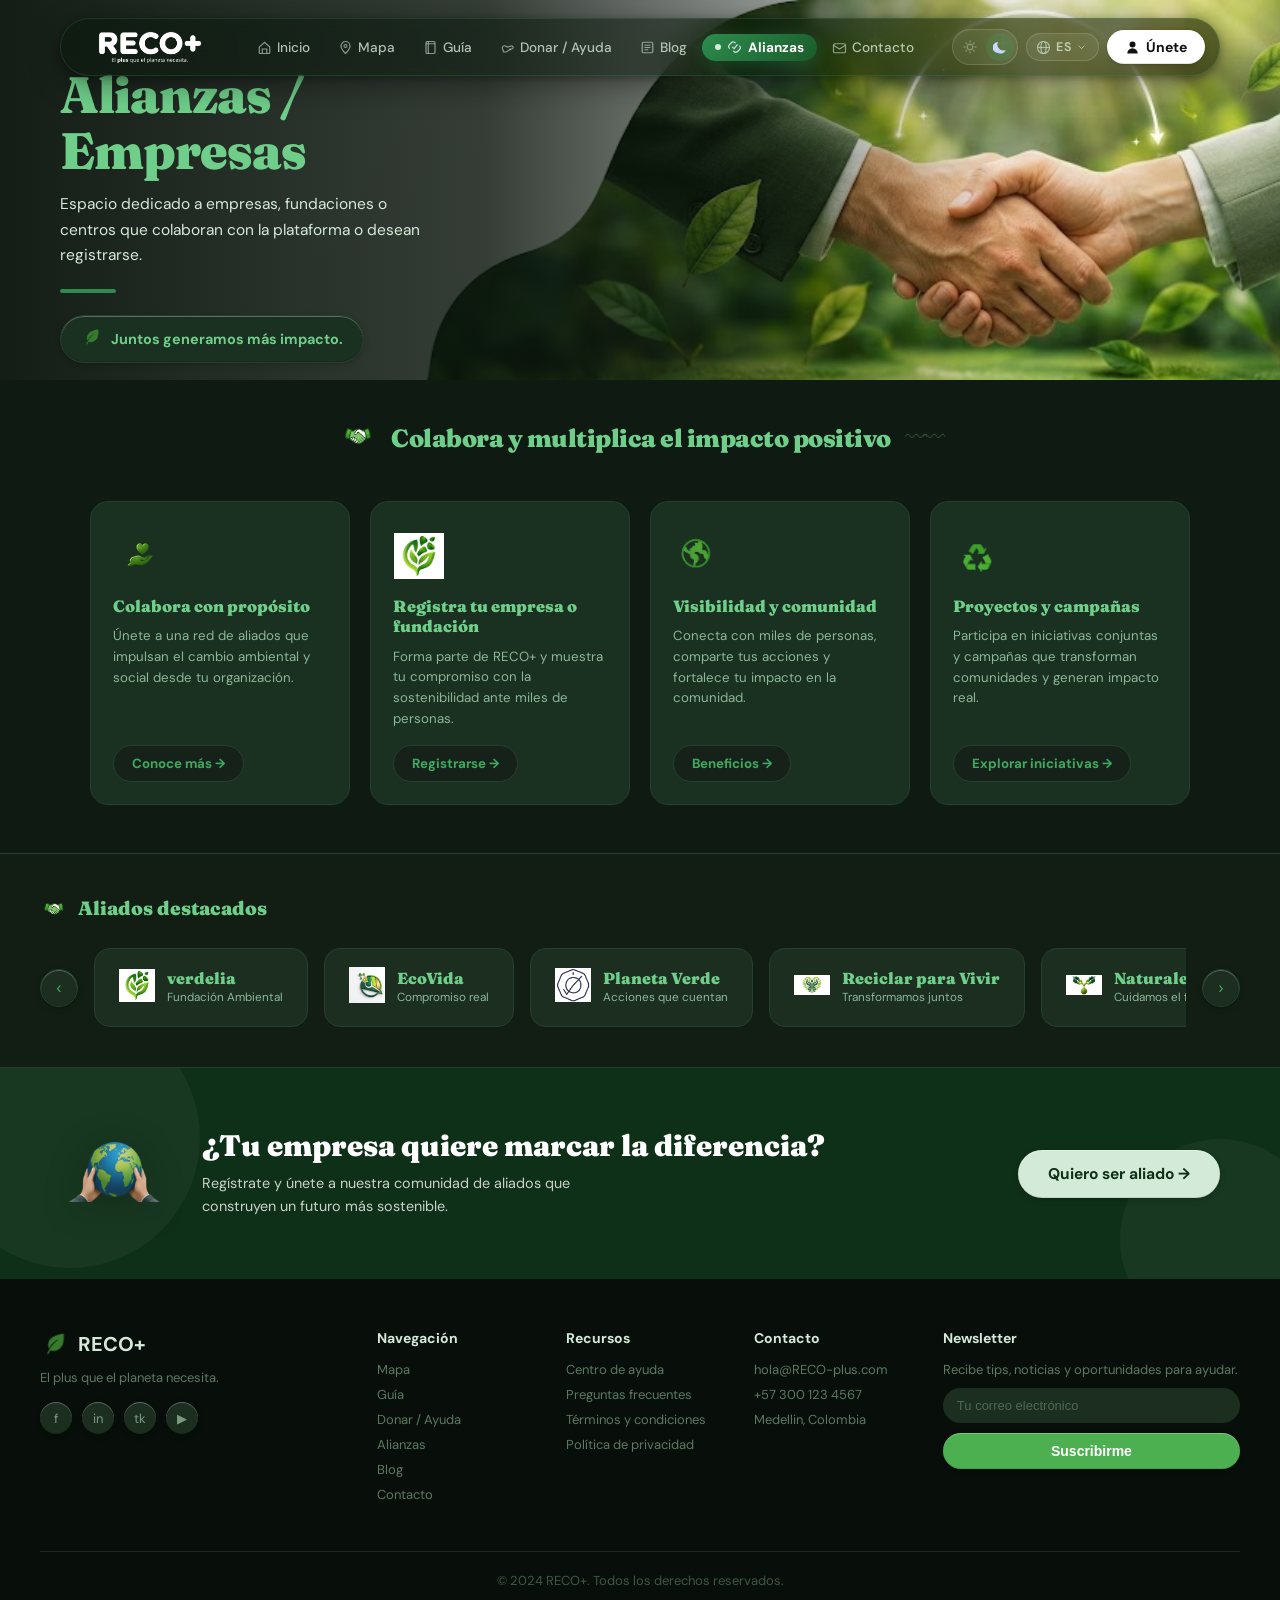
<file: RECO+v1.21/alianzas.html>
<!DOCTYPE html>
<html lang="es">
<head>
  <script src="darkmode.js"></script>
  <meta charset="UTF-8" />
  <meta name="viewport" content="width=device-width, initial-scale=1.0" />
  <title>RECO+ | Alianzas / Empresas</title>
  <link rel="stylesheet" href="alianzas.css" />
  <link href="https://fonts.googleapis.com/css2?family=Fraunces:wght@400;700;900&family=DM+Sans:wght@300;400;500;600;700&display=swap" rel="stylesheet" />
<style>
/* ── BUBBLE NAV — CSS variables for light/dark ── */

/* MODO CLARO */
:root {
  --nav-bg:               rgba(242, 250, 244, 0.55);
  --nav-border:           rgba(168, 218, 181, 0.55);
  --nav-shadow:           0 8px 32px rgba(30, 80, 40, 0.14), 0 2px 8px rgba(30, 80, 40, 0.08);
  --nav-link-color:       #2a4a34;
  --nav-link-hover-bg:    rgba(45, 140, 78, 0.10);
  --nav-link-hover-color: #1a5c2a;
  --nav-link-active-bg:   rgba(45, 140, 78, 0.14);
  --nav-logo-filter:      none;
  --nav-lang-bg:          rgba(45, 140, 78, 0.08);
  --nav-lang-border:      rgba(45, 140, 78, 0.22);
  --nav-lang-color:       #2a4a34;
  --nav-dm-bg:            rgba(45, 140, 78, 0.08);
  --nav-dm-border:        rgba(45, 140, 78, 0.22);
  --nav-cta-bg:           #2d8c4e;
  --nav-cta-color:        #fff;
  --nav-cta-hover:        #1a5c2a;
}

/* MODO OSCURO */
html.dark {
  --nav-bg:               rgba(12, 22, 14, 0.55);
  --nav-border:           rgba(61, 170, 96, 0.20);
  --nav-shadow:           0 8px 32px rgba(0, 0, 0, 0.40), 0 2px 8px rgba(0, 0, 0, 0.28);
  --nav-link-color:       rgba(212, 234, 216, 0.80);
  --nav-link-hover-bg:    rgba(255, 255, 255, 0.08);
  --nav-link-hover-color: #d4ead8;
  --nav-link-active-bg:   rgba(255, 255, 255, 0.11);
  --nav-logo-filter:      brightness(0) invert(1);
  --nav-lang-bg:          rgba(255, 255, 255, 0.07);
  --nav-lang-border:      rgba(255, 255, 255, 0.15);
  --nav-lang-color:       rgba(212, 234, 216, 0.80);
  --nav-dm-bg:            rgba(255, 255, 255, 0.07);
  --nav-dm-border:        rgba(255, 255, 255, 0.15);
  --nav-cta-bg:           #fff;
  --nav-cta-color:        #111;
  --nav-cta-hover:        #e8f5ec;
}

/* ── WRAPPER ── */
.bubble-nav-wrapper {
  position: fixed;
  top: 18px;
  left: 50%;
  transform: translateX(-50%);
  z-index: 1000;
  width: calc(100% - 48px);
  max-width: 1160px;
}

/* ── PILL ── */
.bubble-nav {
  display: flex;
  align-items: center;
  justify-content: space-between;
  background: var(--nav-bg);
  backdrop-filter: blur(20px) saturate(160%);
  -webkit-backdrop-filter: blur(20px) saturate(160%);
  border: 1px solid var(--nav-border);
  border-radius: 999px;
  padding: 10px 14px 10px 20px;
  box-shadow: var(--nav-shadow);
  gap: 16px;
  transition: background 0.3s, border-color 0.3s, box-shadow 0.3s;
}

/* ── LOGO ── */
.bubble-nav__logo img {
  height: 34px;
  width: auto;
  display: block;
  filter: var(--nav-logo-filter);
  flex-shrink: 0;
  transition: filter 0.3s;
}

/* ── LINKS ── */
.bubble-nav__links {
  display: flex;
  align-items: center;
  gap: 2px;
  flex: 1;
  justify-content: center;
}

.bubble-nav__links a {
  font-family: 'DM Sans', 'Arial', sans-serif;
  font-size: 0.85rem;
  font-weight: 500;
  color: var(--nav-link-color);
  text-decoration: none;
  padding: 6px 11px;
  border-radius: 999px;
  white-space: nowrap;
  transition: color 0.18s, background 0.18s;
  display: flex;
  align-items: center;
  gap: 5px;
}

.bubble-nav__links a svg {
  opacity: 0.75;
  flex-shrink: 0;
  transition: opacity 0.18s;
}

.bubble-nav__links a:hover {
  color: var(--nav-link-hover-color);
  background: var(--nav-link-hover-bg);
}

.bubble-nav__links a:hover svg { opacity: 1; }

.bubble-nav__links a.active {
  color: var(--nav-link-hover-color);
  background: var(--nav-link-active-bg);
  font-weight: 600;
}

.bubble-nav__links a.active svg { opacity: 1; }

/* ── RIGHT ACTIONS ── */
.bubble-nav__actions {
  display: flex;
  align-items: center;
  gap: 8px;
  flex-shrink: 0;
}

/* ── DARK MODE PILL ── */
.dm-pill {
  display: inline-flex;
  align-items: center;
  background: var(--nav-dm-bg);
  border: 1px solid var(--nav-dm-border);
  border-radius: 999px;
  padding: 3px;
  gap: 2px;
  cursor: pointer;
  transition: background 0.18s, border-color 0.18s;
}

.dm-pill__btn {
  display: flex;
  align-items: center;
  justify-content: center;
  width: 28px;
  height: 28px;
  border-radius: 50%;
  transition: background 0.2s, color 0.2s, opacity 0.2s;
  color: var(--nav-link-color);
  opacity: 0.45;
}

html:not(.dark) .dm-pill__sun { opacity: 1; background: rgba(45,140,78,0.15); color: #d4a017; }
html:not(.dark) .dm-pill__moon { opacity: 0.38; }
html.dark .dm-pill__moon { opacity: 1; background: rgba(61,170,96,0.18); color: #c8d8ff; }
html.dark .dm-pill__sun { opacity: 0.38; }

/* ── LANG PILL ── */
.lang-pill {
  display: inline-flex;
  align-items: center;
  gap: 5px;
  background: var(--nav-lang-bg);
  border: 1px solid var(--nav-lang-border);
  border-radius: 999px;
  padding: 5px 11px 5px 9px;
  cursor: pointer;
  font-family: 'DM Sans', 'Arial', sans-serif;
  font-size: 0.8rem;
  font-weight: 600;
  color: var(--nav-lang-color);
  transition: background 0.18s;
  letter-spacing: 0.02em;
}

.lang-pill:hover { background: var(--nav-link-hover-bg); }
.lang-pill svg { opacity: 0.8; flex-shrink: 0; }
.lang-pill__chevron { opacity: 0.6; }
.lang-pill__label { color: var(--nav-lang-color); }

/* ── CTA BUTTON ── */
.bubble-nav__cta {
  display: flex;
  align-items: center;
  gap: 6px;
  background: var(--nav-cta-bg);
  color: var(--nav-cta-color);
  border: none;
  border-radius: 999px;
  padding: 8px 18px;
  font-family: 'DM Sans', 'Arial', sans-serif;
  font-size: 0.875rem;
  font-weight: 700;
  cursor: pointer;
  white-space: nowrap;
  transition: background 0.2s, color 0.2s, transform 0.15s;
}

.bubble-nav__cta:hover {
  background: var(--nav-cta-hover);
  transform: translateY(-1px);
}

/* ── RESPONSIVE ── */
@media (max-width: 860px) {
  .bubble-nav-wrapper { width: calc(100% - 24px); top: 10px; }
  .bubble-nav__links { display: none; }
  .bubble-nav { padding: 10px 14px; }
}
</style>
<script>
/* ── DM-PILL: manejado por darkmode.js (injectToggleButton conecta el .dm-pill) ── */

/* ── LANG PILL ── */
(function () {
  function syncLangPill(lang) {
    var esLabel = document.querySelector('.lang-pill .lang-label-es');
    var enLabel = document.querySelector('.lang-pill .lang-label-en');
    var btn     = document.querySelector('.lang-pill');
    if (!btn) return;
    if (lang === 'en') {
      if (esLabel) esLabel.style.display = 'none';
      if (enLabel) enLabel.style.display = 'inline';
      btn.setAttribute('data-current', 'en');
    } else {
      if (esLabel) esLabel.style.display = 'inline';
      if (enLabel) enLabel.style.display = 'none';
      btn.setAttribute('data-current', 'es');
    }
  }
  document.addEventListener('DOMContentLoaded', function () {
    var saved = localStorage.getItem('reco-lang') || 'es';
    syncLangPill(saved);
    var origToggle = window.toggleLang;
    if (origToggle) {
      window.toggleLang = function () {
        origToggle();
        syncLangPill(localStorage.getItem('reco-lang') || 'es');
      };
    }
  });
  window.addEventListener('load', function () {
    var origToggle = window.toggleLang;
    if (origToggle && !origToggle._patched) {
      window.toggleLang = function () {
        origToggle();
        syncLangPill(localStorage.getItem('reco-lang') || 'es');
      };
      window.toggleLang._patched = true;
    }
  });
})();
</script>
</head>
<body>

 <!-- ── BUBBLE NAVBAR ── -->
<div class="bubble-nav-wrapper">
  <header class="bubble-nav">
    <div class="bubble-nav__logo">
      <img src="img/logo png nombre.png" alt="RECO+">
    </div>

    <nav class="bubble-nav__links">
      <a href="index.html">
        <svg viewBox="0 0 20 20" fill="none" stroke="currentColor" stroke-width="1.6" width="15" height="15"><path d="M3 9.5L10 3l7 6.5V17a1 1 0 01-1 1H4a1 1 0 01-1-1V9.5z"/><path d="M7 18v-6h6v6"/></svg>
        <span data-i18n="nav.inicio">Inicio</span>
      </a>
      <a href="mapa.html">
        <svg viewBox="0 0 20 20" fill="none" stroke="currentColor" stroke-width="1.6" width="15" height="15"><path d="M10 2a6 6 0 016 6c0 4-6 10-6 10S4 12 4 8a6 6 0 016-6z"/><circle cx="10" cy="8" r="2"/></svg>
        <span data-i18n="nav.mapa">Mapa</span>
      </a>
      <a href="guia.html">
        <svg viewBox="0 0 20 20" fill="none" stroke="currentColor" stroke-width="1.6" width="15" height="15"><rect x="4" y="2" width="12" height="16" rx="1.5"/><path d="M4 5h12M7 2v16"/></svg>
        <span data-i18n="nav.guia">Guía</span>
      </a>
      <a href="donar.html">
        <svg viewBox="0 0 20 20" fill="none" stroke="currentColor" stroke-width="1.6" width="15" height="15"><path d="M3 11c0-2.5 2-4 4-3l3 1.5 5-1.5c1.2-.2 2.5.6 2.5 2 0 1.2-.8 2-2 2l-3.5.5"/><path d="M3 11l2 5h3l7-4"/></svg>
        <span data-i18n="nav.donar">Donar / Ayuda</span>
      </a>
      <a href="blog.html">
        <svg viewBox="0 0 20 20" fill="none" stroke="currentColor" stroke-width="1.6" width="15" height="15"><rect x="3" y="3" width="14" height="14" rx="1.5"/><path d="M6 7h8M6 10h8M6 13h5"/></svg>
        <span data-i18n="nav.blog">Blog</span>
      </a>
      <a href="alianzas.html" class="active">
        <svg viewBox="0 0 20 20" fill="none" stroke="currentColor" stroke-width="1.6" width="15" height="15"><path d="M7 9l2.5 2.5L14 6"/><path d="M3.5 11.5C2 10 2 7.5 3.5 6l2-2c1.5-1.5 4-1.5 5.5 0l.5.5"/><path d="M8.5 14.5l.5.5c1.5 1.5 4 1.5 5.5 0l2-2c1.5-1.5 1.5-4 0-5.5"/></svg>
        <span data-i18n="nav.alianzas">Alianzas</span>
      </a>
      <a href="contacto.html">
        <svg viewBox="0 0 20 20" fill="none" stroke="currentColor" stroke-width="1.6" width="15" height="15"><rect x="2" y="5" width="16" height="12" rx="1.5"/><path d="M2 7l8 5 8-5"/></svg>
        <span data-i18n="nav.contacto">Contacto</span>
      </a>
    </nav>

    <!-- Right side: dark mode pill + lang pill + CTA -->
    <!-- navbar__spacer keeps compatibility with darkmode.js auto-injection -->
    <div class="bubble-nav__actions navbar__spacer">

      <!-- Dark mode pill -->
      <div class="dm-pill" id="darkModeToggle" role="button" title="Cambiar modo claro/oscuro" aria-label="Toggle dark mode">
        <span class="dm-pill__btn dm-pill__sun dm-sun" id="dmSunBtn">
          <svg viewBox="0 0 20 20" fill="none" stroke="currentColor" stroke-width="1.7" width="16" height="16">
            <circle cx="10" cy="10" r="3.5"/>
            <line x1="10" y1="2" x2="10" y2="4.5"/><line x1="10" y1="15.5" x2="10" y2="18"/>
            <line x1="2" y1="10" x2="4.5" y2="10"/><line x1="15.5" y1="10" x2="18" y2="10"/>
            <line x1="4.4" y1="4.4" x2="6.2" y2="6.2"/><line x1="13.8" y1="13.8" x2="15.6" y2="15.6"/>
            <line x1="15.6" y1="4.4" x2="13.8" y2="6.2"/><line x1="6.2" y1="13.8" x2="4.4" y2="15.6"/>
          </svg>
        </span>
        <span class="dm-pill__btn dm-pill__moon dm-moon" id="dmMoonBtn">
          <svg viewBox="0 0 20 20" fill="currentColor" width="15" height="15">
            <path d="M17.3 13.3A8 8 0 016.7 2.7a7 7 0 100 14.6 7.9 7.9 0 0010.6-4z"/>
          </svg>
        </span>
      </div>

      <!-- Language pill -->
      <button class="lang-pill" onclick="toggleLang()" aria-label="Cambiar idioma" data-current="es">
        <svg viewBox="0 0 20 20" fill="none" stroke="currentColor" stroke-width="1.6" width="15" height="15">
          <circle cx="10" cy="10" r="8"/>
          <ellipse cx="10" cy="10" rx="3.5" ry="8"/>
          <line x1="2" y1="10" x2="18" y2="10"/>
        </svg>
        <span class="lang-pill__label lang-label-es">ES</span>
        <span class="lang-pill__label lang-label-en" style="display:none">EN</span>
        <svg class="lang-pill__chevron" viewBox="0 0 20 20" fill="none" stroke="currentColor" stroke-width="1.8" width="11" height="11" stroke-linecap="round">
          <path d="M5 7l5 5 5-5"/>
        </svg>
      </button>

      <button class="bubble-nav__cta" data-i18n="nav.unete">
        <svg viewBox="0 0 20 20" fill="currentColor" width="15" height="15"><path d="M10 10a4 4 0 100-8 4 4 0 000 8zm-7 8a7 7 0 1114 0H3z"/></svg>
        Únete
      </button>

    </div>
  </header>
</div>

  <!-- ========== HERO ========== -->
  <section class="alianzas-hero">
    <div class="alianzas-hero__image">
      <img src="img/banner alianzas.png" alt="Alianzas banner" class="alianzas-hero__banner-img">
    </div>
    <div class="alianzas-hero__content">
      <h1 class="alianzas-hero__title" data-i18n="alianzas.hero.title">Alianzas /<br>Empresas</h1>
      <p class="alianzas-hero__subtitle" data-i18n="alianzas.hero.subtitle">
        Espacio dedicado a empresas, fundaciones o centros
        que colaboran con la plataforma o desean registrarse.
      </p>
      <div class="hero__divider"></div>
      <div class="hero__badge">
        <span class="badge-leaf"><img src="img/hoja.png" alt="hoja"></span>
        <span data-i18n="alianzas.hero.badge">Juntos generamos más impacto.</span>
      </div>
    </div>
  </section>

  <!-- ========== INTRO STRIP ========== -->
  <section class="alianzas-intro">
    <div class="alianzas-intro__inner">
      <span class="alianzas-intro__icon"><img src="img/manos.png" alt="alianzas"></span>
      <h2 class="alianzas-intro__title" data-i18n="alianzas.intro.title">Colabora y multiplica el impacto positivo</h2>
      <span class="alianzas-intro__deco">〰〰</span>
    </div>
  </section>

  <!-- ========== FEATURE CARDS ========== -->
  <section class="alianzas-features">
    <div class="alianzas-features__grid">

      <div class="feat-card">
        <div class="feat-card__icon-wrap">
          <img src="img/mano con corazon.png" alt="propósito">
        </div>
        <h3 class="feat-card__title" data-i18n="alianzas.feat1.title">Colabora con propósito</h3>
        <p class="feat-card__desc" data-i18n="alianzas.feat1.desc">Únete a una red de aliados que impulsan el cambio ambiental y social desde tu organización.</p>
        <a href="#" class="feat-card__link" data-i18n="alianzas.feat1.link">Conoce más →</a>
      </div>

      <div class="feat-card">
        <div class="feat-card__icon-wrap">
          <img src="img/empresa1.png" alt="empresa">
        </div>
        <h3 class="feat-card__title" data-i18n="alianzas.feat2.title">Registra tu empresa o fundación</h3>
        <p class="feat-card__desc" data-i18n="alianzas.feat2.desc">Forma parte de RECO+ y muestra tu compromiso con la sostenibilidad ante miles de personas.</p>
        <a href="#" class="feat-card__link" data-i18n="alianzas.feat2.link">Registrarse →</a>
      </div>

      <div class="feat-card">
        <div class="feat-card__icon-wrap">
          <img src="img/mundo.png" alt="visibilidad">
        </div>
        <h3 class="feat-card__title" data-i18n="alianzas.feat3.title">Visibilidad y comunidad</h3>
        <p class="feat-card__desc" data-i18n="alianzas.feat3.desc">Conecta con miles de personas, comparte tus acciones y fortalece tu impacto en la comunidad.</p>
        <a href="#" class="feat-card__link" data-i18n="alianzas.feat3.link">Beneficios →</a>
      </div>

      <div class="feat-card">
        <div class="feat-card__icon-wrap">
          <img src="img/reciclaje.png" alt="proyectos">
        </div>
        <h3 class="feat-card__title" data-i18n="alianzas.feat4.title">Proyectos y campañas</h3>
        <p class="feat-card__desc" data-i18n="alianzas.feat4.desc">Participa en iniciativas conjuntas y campañas que transforman comunidades y generan impacto real.</p>
        <a href="#" class="feat-card__link" data-i18n="alianzas.feat4.link">Explorar iniciativas →</a>
      </div>

    </div>
  </section>

  <!-- ========== ALIADOS DESTACADOS ========== -->
  <section class="alianzas-aliados">
    <div class="alianzas-aliados__header">
      <img src="img/manos.png" alt="aliados">
      <h2 data-i18n="alianzas.aliados.title">Aliados destacados</h2>
    </div>

    <div class="alianzas-carousel-wrapper">
      <button class="carousel-btn" id="prevBtn" aria-label="Anterior">&#8249;</button>

      <div class="alianzas-carousel" id="aliasCarousel">

        <div class="aliado-card">
          <span class="aliado-card__icon"><img src="img/empresa1.png" alt="verdelia"></span>
          <div>
            <div class="aliado-card__name">verdelia</div>
            <div class="aliado-card__tagline" data-i18n="alianzas.tagline1">Fundación Ambiental</div>
          </div>
        </div>

        <div class="aliado-card">
          <span class="aliado-card__icon"><img src="img/empresa2.png" alt="EcoVida"></span>
          <div>
            <div class="aliado-card__name">EcoVida</div>
            <div class="aliado-card__tagline" data-i18n="alianzas.tagline2">Compromiso real</div>
          </div>
        </div>

        <div class="aliado-card">
          <span class="aliado-card__icon"><img src="img/empresa3.png" alt="Planeta Verde"></span>
          <div>
            <div class="aliado-card__name">Planeta Verde</div>
            <div class="aliado-card__tagline" data-i18n="alianzas.tagline3">Acciones que cuentan</div>
          </div>
        </div>

        <div class="aliado-card">
          <span class="aliado-card__icon"><img src="img/empresa4.png" alt="Reciclar para Vivir"></span>
          <div>
            <div class="aliado-card__name">Reciclar para Vivir</div>
            <div class="aliado-card__tagline" data-i18n="alianzas.tagline4">Transformamos juntos</div>
          </div>
        </div>

        <div class="aliado-card">
          <span class="aliado-card__icon"><img src="img/empresa5.png" alt="Naturaleza Viva"></span>
          <div>
            <div class="aliado-card__name">Naturaleza Viva</div>
            <div class="aliado-card__tagline" data-i18n="alianzas.tagline5">Cuidamos el futuro</div>
          </div>
        </div>

        <div class="aliado-card">
          <span class="aliado-card__icon"><img src="img/empresa1.png" alt="BioRecicla"></span>
          <div>
            <div class="aliado-card__name">BioRecicla</div>
            <div class="aliado-card__tagline" data-i18n="alianzas.tagline6">Por un planeta limpio</div>
          </div>
        </div>

      </div>

      <button class="carousel-btn" id="nextBtn" aria-label="Siguiente">&#8250;</button>
    </div>
  </section>

  <!-- ========== CTA BANNER ========== -->
  <section class="alianzas-cta">
    <div class="alianzas-cta__globe">
      <img src="img/mundo con manos.png" alt="planeta">
    </div>
    <div class="alianzas-cta__text">
      <h2 data-i18n="alianzas.cta.title">¿Tu empresa quiere marcar la diferencia?</h2>
      <p data-i18n="alianzas.cta.desc">Regístrate y únete a nuestra comunidad de aliados que construyen un futuro más sostenible.</p>
    </div>
    <a href="#" class="alianzas-cta__btn" data-i18n="alianzas.cta.btn">Quiero ser aliado →</a>
  </section>

  <!-- ========== FOOTER ========== -->
  <footer class="footer">
    <div class="footer-grid">
      <div class="footer-brand">
        <div class="footer-logo">
          <img src="img/hoja.png" alt="hoja"> <strong>RECO+</strong>
        </div>
        <p data-i18n="footer.tagline">El plus que el planeta necesita.</p>
        <div class="redes">
          <a href="#">f</a>
          <a href="#">in</a>
          <a href="#">tk</a>
          <a href="#">▶</a>
        </div>
      </div>
      <div class="footer-col">
        <h4 data-i18n="footer.nav">Navegación</h4>
        <a href="mapa.html" data-i18n="nav.mapa">Mapa</a>
        <a href="guia.html" data-i18n="nav.guia">Guía</a>
        <a href="donar.html" data-i18n="nav.donar">Donar / Ayuda</a>
        <a href="alianzas.html" data-i18n="nav.alianzas">Alianzas</a>
        <a href="blog.html" data-i18n="nav.blog">Blog</a>
        <a href="contacto.html" data-i18n="nav.contacto">Contacto</a>
      </div>
      <div class="footer-col">
        <h4 data-i18n="footer.recursos">Recursos</h4>
        <a href="#" data-i18n="footer.ayuda">Centro de ayuda</a>
        <a href="#" data-i18n="footer.faq">Preguntas frecuentes</a>
        <a href="#" data-i18n="footer.terminos">Términos y condiciones</a>
        <a href="#" data-i18n="footer.privacidad">Política de privacidad</a>
      </div>
      <div class="footer-col">
        <h4 data-i18n="footer.contacto">Contacto</h4>
        <p>hola@RECO-plus.com</p>
        <p>+57 300 123 4567</p>
        <p>Medellin, Colombia</p>
      </div>
      <div class="footer-col">
        <h4 data-i18n="footer.newsletter">Newsletter</h4>
        <p data-i18n="footer.nl.desc">Recibe tips, noticias y oportunidades para ayudar.</p>
        <div class="newsletter-form">
          <input type="email" placeholder="Tu correo electrónico" data-i18n="footer.nl.ph">
          <button data-i18n="footer.nl.btn">Suscribirme</button>
        </div>
      </div>
    </div>
    <div class="footer-bottom">
      <p data-i18n="footer.copy">© 2026 RECO+. Todos los derechos reservados.</p>
    </div>
  </footer>

  <script src="i18n.js"></script>
  <script src="nav-preview.js"></script>
  <script>
    // Carrusel de aliados
    const carousel = document.getElementById('aliasCarousel');
    const cardWidth = 206; // aprox card + gap

    document.getElementById('nextBtn').addEventListener('click', () => {
      carousel.scrollBy({ left: cardWidth * 2, behavior: 'smooth' });
    });

    document.getElementById('prevBtn').addEventListener('click', () => {
      carousel.scrollBy({ left: -cardWidth * 2, behavior: 'smooth' });
    });
  </script>
  <script src="search.js"></script>

</body>
</html>
</file>
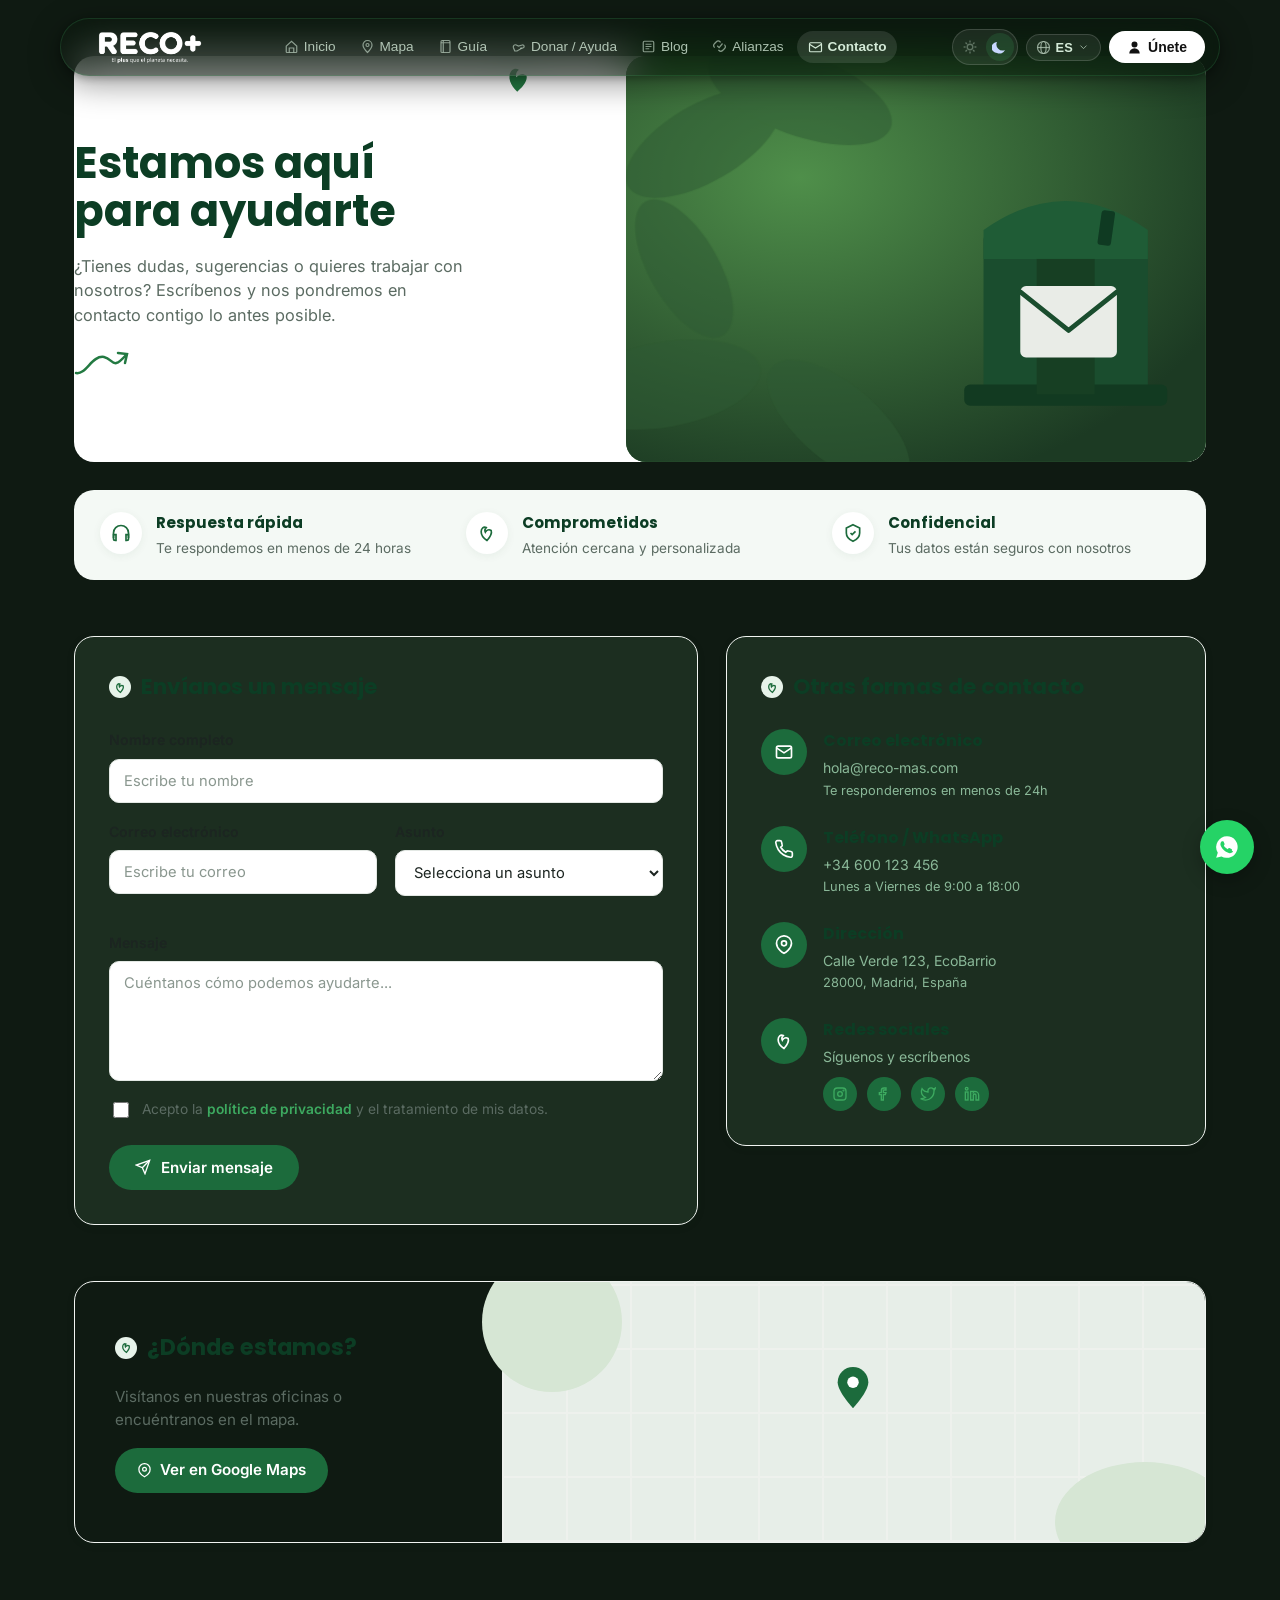
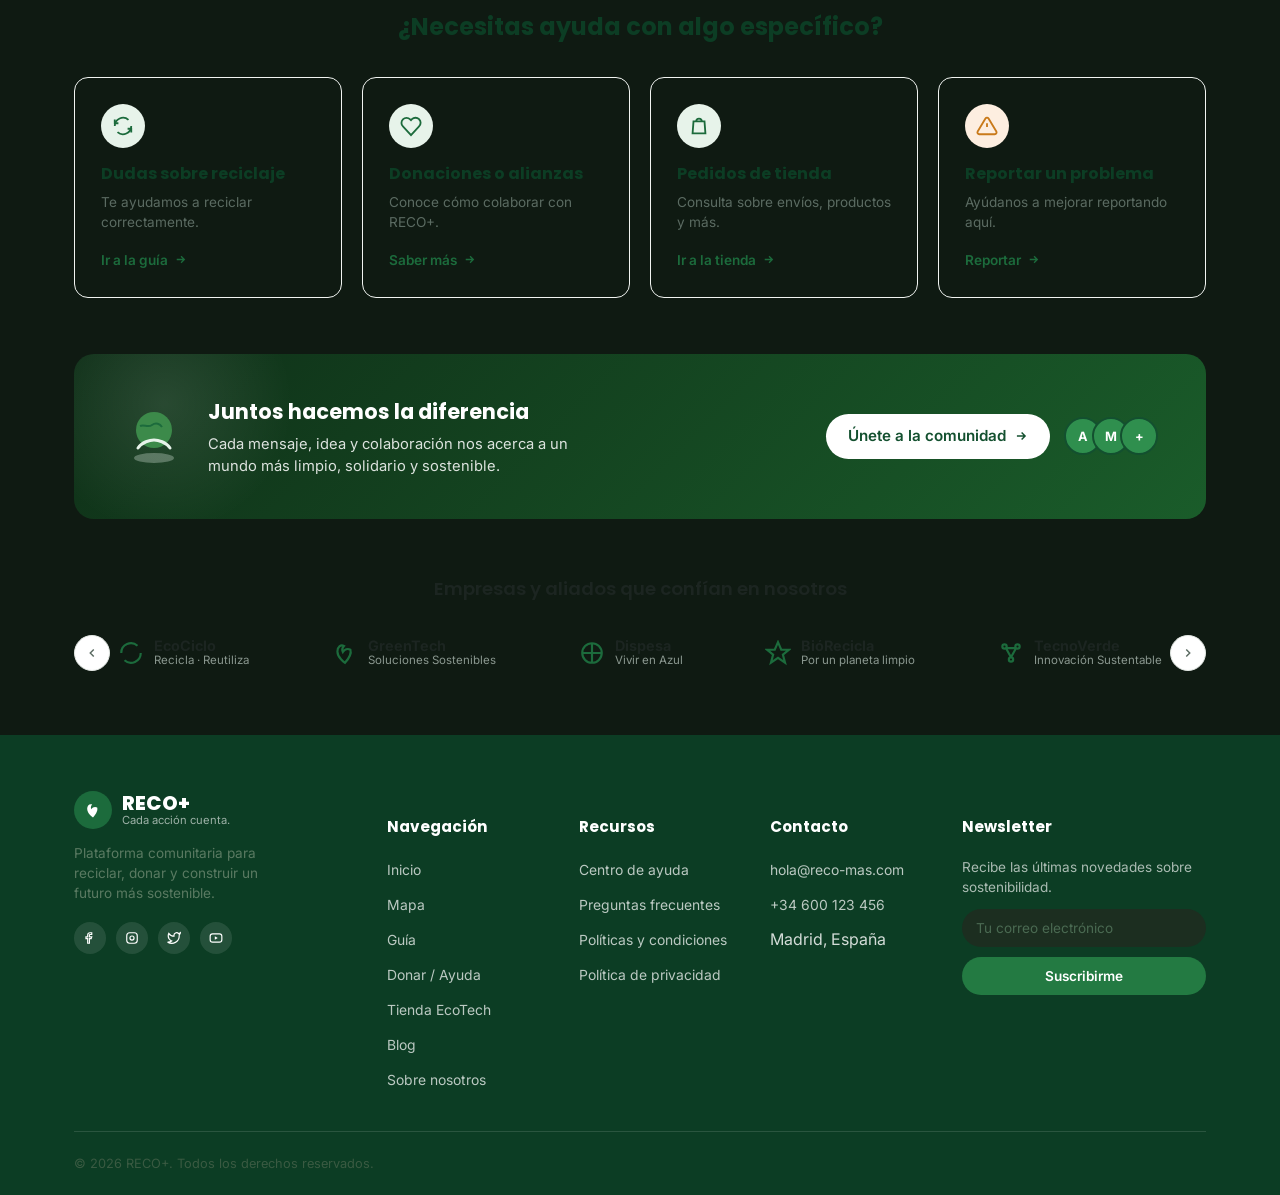
<file: RECO+v1.21/contacto.html>
<!DOCTYPE html>
<html lang="es">
<head>
<script src="darkmode.js"></script>
<meta charset="UTF-8">
<meta name="viewport" content="width=device-width, initial-scale=1.0">
<title>Contacto | RECO+</title>
<link rel="preconnect" href="https://fonts.googleapis.com">
<link rel="preconnect" href="https://fonts.gstatic.com" crossorigin>
<link href="https://fonts.googleapis.com/css2?family=Poppins:wght@500;600;700;800&family=Inter:wght@400;500;600&display=swap" rel="stylesheet">
<style>
  :root{
    --verde-900:#0c3d24;
    --verde-700:#13502f;
    --verde-600:#1c6b3c;
    --verde-500:#237a42;
    --verde-400:#2f8f4e;
    --verde-100:#e7f3ea;
    --verde-50:#f4f9f5;
    --gris-900:#1c2521;
    --gris-600:#5b6b62;
    --gris-400:#8a978f;
    --gris-200:#e3e8e4;
    --gris-100:#f1f4f1;
    --blanco:#ffffff;
    --radius-lg:20px;
    --radius-md:14px;
    --radius-sm:10px;
    --shadow-sm:0 2px 10px rgba(12,61,36,0.06);
    --shadow-md:0 10px 30px rgba(12,61,36,0.10);
  }

  *{box-sizing:border-box;}
  html{scroll-behavior:smooth;}
  body{
    margin:0;
    font-family:'Inter',sans-serif;
    color:var(--gris-900);
    background:var(--blanco);
    line-height:1.5;
  }
  h1,h2,h3,h4{
    font-family:'Poppins',sans-serif;
    margin:0;
    color:var(--verde-900);
  }
  p{margin:0;}
  a{color:inherit;text-decoration:none;}
  img{max-width:100%;display:block;}
  button{font-family:inherit;cursor:pointer;border:none;}
  .container{
    max-width:1180px;
    margin:0 auto;
    padding:0 24px;
  }
  .eyebrow{
    display:inline-flex;
    align-items:center;
    gap:8px;
    font-weight:600;
    color:var(--verde-700);
    font-size:0.95rem;
  }
  .leaf-dot{
    width:22px;height:22px;border-radius:50%;
    background:var(--verde-100);
    display:inline-flex;align-items:center;justify-content:center;
    flex-shrink:0;
  }
  .leaf-dot svg{width:13px;height:13px;}

  /* ===== HEADER ===== */
  header{
    border-bottom:1px solid var(--gris-100);
    position:sticky;top:0;background:var(--blanco);z-index:50;
  }
  .nav-wrap{
    display:flex;align-items:center;justify-content:space-between;
    padding:16px 24px;max-width:1180px;margin:0 auto;
  }
  .logo{
    display:flex;align-items:center;gap:10px;
  }
  .logo .mark{
    width:38px;height:38px;border-radius:50%;
    background:var(--verde-600);
    display:flex;align-items:center;justify-content:center;
  }
  .logo .mark svg{width:20px;height:20px;}
  .logo-text{display:flex;flex-direction:column;line-height:1.1;}
  .logo-text strong{font-family:'Poppins',sans-serif;font-weight:800;font-size:1.25rem;color:var(--verde-900);}
  .logo-text span{font-size:0.7rem;color:var(--gris-600);}
  nav ul{
    display:flex;gap:30px;list-style:none;margin:0;padding:0;
  }
  nav a{
    font-size:0.95rem;font-weight:500;color:var(--gris-900);
    position:relative;padding:6px 0;
    transition:color .2s;
  }
  nav a.active{color:var(--verde-600);font-weight:600;}
  nav a:hover{color:var(--verde-600);}
  .btn{
    display:inline-flex;align-items:center;gap:8px;
    padding:11px 22px;border-radius:999px;
    font-weight:600;font-size:0.95rem;
    transition:transform .15s ease, box-shadow .15s ease, background .2s;
  }
  .btn-primary{background:var(--verde-600);color:var(--blanco);}
  .btn-primary:hover{background:var(--verde-700);transform:translateY(-1px);box-shadow:var(--shadow-sm);}
  .btn-light{background:var(--blanco);color:var(--verde-700);}
  .btn-light:hover{transform:translateY(-1px);box-shadow:var(--shadow-sm);}
  .menu-toggle{display:none;background:none;}
  .menu-toggle svg{width:26px;height:26px;}

  /* ===== HERO ===== */
  .hero{
    padding:56px 0 0;
  }
  .hero-grid{
    display:grid;grid-template-columns:1fr 1.05fr;
    gap:0;align-items:stretch;
    border-radius:var(--radius-lg);
    overflow:hidden;
    background:var(--blanco);
  }
  .hero-text{
    padding:30px 36px 30px 0;
    display:flex;flex-direction:column;gap:18px;justify-content:center;
    position:relative;
  }
  .hero-text h1{
    font-size:2.7rem;font-weight:700;line-height:1.12;
    max-width:430px;
  }
  .hero-text .accent-leaf{
    position:absolute;top:6px;right:90px;width:34px;color:var(--verde-500);
    transform:rotate(8deg);
  }
  .hero-text p{
    color:var(--gris-600);font-size:1.02rem;max-width:400px;
  }
  .scribble{width:60px;color:var(--verde-500);margin-top:4px;}
  .hero-photo{
    position:relative;background:linear-gradient(160deg,#1c3a23,#2c5a33 45%,#3c7a3f 100%);
    border-radius:var(--radius-lg);
    overflow:hidden;min-height:380px;
  }
  .hero-photo svg{width:100%;height:100%;display:block;}

  .perks{
    display:grid;grid-template-columns:repeat(3,1fr);
    gap:18px;margin-top:28px;
    background:var(--verde-50);
    border-radius:var(--radius-lg);
    padding:22px 26px;
  }
  .perk{display:flex;gap:14px;align-items:flex-start;}
  .perk .icon{
    width:42px;height:42px;border-radius:50%;
    background:var(--blanco);box-shadow:var(--shadow-sm);
    display:flex;align-items:center;justify-content:center;flex-shrink:0;
  }
  .perk .icon svg{width:20px;height:20px;color:var(--verde-600);}
  .perk h4{font-size:0.95rem;margin-bottom:3px;}
  .perk p{font-size:0.85rem;color:var(--gris-600);}

  /* ===== CONTACT SECTION ===== */
  .contact-section{padding:56px 0;}
  .contact-grid{
    display:grid;grid-template-columns:1.3fr 1fr;
    gap:28px;align-items:start;
  }
  .card{
    background:var(--blanco);
    border:1px solid var(--gris-100);
    border-radius:var(--radius-lg);
    box-shadow:var(--shadow-sm);
    padding:34px;
  }
  .card-title{
    display:flex;align-items:center;gap:10px;margin-bottom:26px;
  }
  .card-title .leaf-dot{background:var(--verde-100);}
  .card-title h2{font-size:1.35rem;}

  .form-row{display:grid;grid-template-columns:1fr 1fr;gap:18px;margin-bottom:18px;}
  .field{display:flex;flex-direction:column;gap:8px;margin-bottom:18px;}
  .field label{font-size:0.88rem;font-weight:600;color:var(--gris-900);}
  .field input,.field select,.field textarea{
    border:1px solid var(--gris-200);
    border-radius:var(--radius-sm);
    padding:12px 14px;font-size:0.92rem;font-family:inherit;
    color:var(--gris-900);background:var(--blanco);
    transition:border-color .15s, box-shadow .15s;
  }
  .field input::placeholder,.field textarea::placeholder{color:var(--gris-400);}
  .field input:focus,.field select:focus,.field textarea:focus{
    outline:none;border-color:var(--verde-500);
    box-shadow:0 0 0 3px rgba(35,122,66,0.15);
  }
  .field textarea{resize:vertical;min-height:120px;}
  .field-error{font-size:0.78rem;color:#c0392b;display:none;}
  .field.invalid input,.field.invalid select,.field.invalid textarea{border-color:#c0392b;}
  .field.invalid .field-error{display:block;}

  .checkbox-row{
    display:flex;align-items:flex-start;gap:10px;margin-bottom:24px;
  }
  .checkbox-row input{margin-top:3px;width:16px;height:16px;accent-color:var(--verde-600);flex-shrink:0;}
  .checkbox-row label{font-size:0.86rem;color:var(--gris-600);}
  .checkbox-row a{color:var(--verde-600);font-weight:600;}

  .submit-btn{
    background:var(--verde-600);color:var(--blanco);
    padding:13px 26px;border-radius:999px;font-weight:600;font-size:0.95rem;
    display:inline-flex;align-items:center;gap:10px;
    transition:background .2s, transform .15s;
  }
  .submit-btn:hover{background:var(--verde-700);transform:translateY(-1px);}
  .submit-btn:disabled{opacity:0.6;cursor:not-allowed;transform:none;}
  .submit-btn svg{width:16px;height:16px;}

  .form-status{
    margin-top:16px;font-size:0.88rem;font-weight:600;display:none;
  }
  .form-status.success{display:block;color:var(--verde-700);}
  .form-status.error{display:block;color:#c0392b;}

  .contact-list{display:flex;flex-direction:column;gap:26px;}
  .contact-item{display:flex;gap:16px;align-items:flex-start;}
  .contact-item .ic{
    width:46px;height:46px;border-radius:50%;background:var(--verde-600);
    display:flex;align-items:center;justify-content:center;flex-shrink:0;
  }
  .contact-item .ic svg{width:20px;height:20px;color:var(--blanco);}
  .contact-item h4{font-size:1rem;margin-bottom:4px;}
  .contact-item p{font-size:0.88rem;color:var(--gris-600);}
  .contact-item .sub{font-size:0.8rem;color:var(--gris-400);margin-top:2px;}
  .socials{display:flex;gap:10px;margin-top:10px;}
  .socials a{
    width:34px;height:34px;border-radius:50%;background:var(--verde-600);
    display:flex;align-items:center;justify-content:center;color:var(--blanco);
    transition:background .2s, transform .15s;
  }
  .socials a:hover{background:var(--verde-700);transform:translateY(-2px);}
  .socials svg{width:16px;height:16px;}

  /* ===== MAP SECTION ===== */
  .map-section{padding:0 0 56px;}
  .map-card{
    display:grid;grid-template-columns:0.85fr 1.4fr;
    gap:0;border-radius:var(--radius-lg);overflow:hidden;
    border:1px solid var(--gris-100);box-shadow:var(--shadow-sm);
    align-items:stretch;
  }
  .map-info{padding:40px;display:flex;flex-direction:column;gap:16px;justify-content:center;}
  .map-info h2{font-size:1.4rem;}
  .map-info p{color:var(--gris-600);font-size:0.95rem;max-width:300px;}
  .map-visual{
    position:relative;min-height:260px;
    background:
      repeating-linear-gradient(0deg, #eef1ed 0 2px, transparent 2px 64px),
      repeating-linear-gradient(90deg, #eef1ed 0 2px, transparent 2px 64px),
      #e7eee8;
  }
  .map-visual::before, .map-visual::after{
    content:"";position:absolute;background:#d6e6d4;border-radius:50%;
  }
  .map-visual::before{width:140px;height:140px;top:-30px;left:-20px;}
  .map-visual::after{width:180px;height:120px;bottom:-40px;right:-30px;}
  .pin{
    position:absolute;top:50%;left:50%;transform:translate(-50%,-100%);
    width:46px;height:46px;
  }

  /* ===== HELP CARDS ===== */
  .help-section{padding:10px 0 56px;text-align:center;}
  .help-section h2{font-size:1.5rem;margin-bottom:32px;}
  .help-grid{
    display:grid;grid-template-columns:repeat(4,1fr);gap:20px;text-align:left;
  }
  .help-card{
    border:1px solid var(--gris-100);border-radius:var(--radius-md);
    padding:26px;transition:box-shadow .2s, transform .2s;
  }
  .help-card:hover{box-shadow:var(--shadow-md);transform:translateY(-3px);}
  .help-card .ic{
    width:44px;height:44px;border-radius:50%;background:var(--verde-100);
    display:flex;align-items:center;justify-content:center;margin-bottom:14px;
  }
  .help-card .ic svg{width:22px;height:22px;color:var(--verde-600);}
  .help-card.warning .ic{background:#fdeee0;}
  .help-card.warning .ic svg{color:#c97a1a;}
  .help-card h4{font-size:1rem;margin-bottom:6px;}
  .help-card p{font-size:0.85rem;color:var(--gris-600);margin-bottom:14px;}
  .help-card a{
    font-size:0.85rem;font-weight:600;color:var(--verde-600);
    display:inline-flex;align-items:center;gap:6px;
  }
  .help-card a svg{width:13px;height:13px;transition:transform .15s;}
  .help-card a:hover svg{transform:translateX(3px);}

  /* ===== CTA BANNER ===== */
  .cta-section{padding:0 0 56px;}
  .cta-banner{
    background:linear-gradient(120deg,var(--verde-900),var(--verde-600));
    border-radius:var(--radius-lg);
    padding:42px 48px;
    display:flex;align-items:center;justify-content:space-between;gap:24px;
    color:var(--blanco);position:relative;overflow:hidden;
  }
  .cta-banner::before{
    content:"";position:absolute;width:260px;height:260px;
    background:radial-gradient(circle,rgba(255,255,255,0.10),transparent 70%);
    top:-80px;left:-40px;
  }
  .cta-left{display:flex;align-items:center;gap:22px;position:relative;z-index:1;}
  .cta-globe{width:64px;height:64px;flex-shrink:0;}
  .cta-text h3{color:var(--blanco);font-size:1.3rem;margin-bottom:6px;}
  .cta-text p{color:rgba(255,255,255,0.85);font-size:0.92rem;max-width:380px;}
  .cta-right{display:flex;align-items:center;gap:14px;position:relative;z-index:1;}
  .avatars{display:flex;}
  .avatars span{
    width:38px;height:38px;border-radius:50%;border:2px solid var(--verde-700);
    margin-left:-10px;background:var(--verde-400);
    display:flex;align-items:center;justify-content:center;color:var(--blanco);
    font-size:0.8rem;font-weight:700;
  }
  .avatars span:first-child{margin-left:0;}

  /* ===== PARTNERS ===== */
  .partners-section{padding:0 0 64px;text-align:center;}
  .partners-section h3{font-size:1.15rem;color:var(--gris-900);margin-bottom:32px;font-weight:600;}
  .partners-row{display:flex;align-items:center;justify-content:center;gap:8px;}
  .partners-track{
    display:flex;align-items:center;justify-content:space-between;flex:1;gap:30px;
  }
  .partner{display:flex;align-items:center;gap:10px;color:var(--gris-600);}
  .partner svg{width:26px;height:26px;color:var(--verde-600);flex-shrink:0;}
  .partner .pname{display:flex;flex-direction:column;line-height:1.2;text-align:left;}
  .partner .pname strong{font-size:0.9rem;color:var(--gris-900);}
  .partner .pname span{font-size:0.72rem;color:var(--gris-400);}
  .arrow-btn{
    width:36px;height:36px;border-radius:50%;border:1px solid var(--gris-200);
    background:var(--blanco);display:flex;align-items:center;justify-content:center;
    flex-shrink:0;transition:background .2s;
  }
  .arrow-btn:hover{background:var(--gris-100);}
  .arrow-btn svg{width:14px;height:14px;color:var(--gris-600);}

  /* ===== FOOTER ===== */
  footer{background:var(--verde-900);color:rgba(255,255,255,0.82);padding:56px 0 0;}
  .footer-grid{
    display:grid;grid-template-columns:1.4fr 0.8fr 0.8fr 0.8fr 1.1fr;
    gap:30px;padding-bottom:40px;border-bottom:1px solid rgba(255,255,255,0.12);
  }
  .footer-brand .logo-text strong{color:var(--blanco);}
  .footer-brand .logo-text span{color:rgba(255,255,255,0.6);}
  .footer-brand p{font-size:0.85rem;color:rgba(255,255,255,0.6);margin-top:14px;max-width:220px;}
  .footer-socials{display:flex;gap:10px;margin-top:18px;}
  .footer-socials a{
    width:32px;height:32px;border-radius:50%;background:rgba(255,255,255,0.1);
    display:flex;align-items:center;justify-content:center;color:var(--blanco);
    transition:background .2s;
  }
  .footer-socials a:hover{background:rgba(255,255,255,0.2);}
  .footer-socials svg{width:14px;height:14px;}
  footer h5{color:var(--blanco);font-size:0.95rem;margin-bottom:18px;font-family:'Poppins',sans-serif;}
  footer ul{list-style:none;padding:0;margin:0;display:flex;flex-direction:column;gap:11px;}
  footer ul li a{font-size:0.87rem;color:rgba(255,255,255,0.72);transition:color .15s;}
  footer ul li a:hover{color:var(--blanco);}
  .newsletter-form{display:flex;flex-direction:column;gap:10px;margin-top:6px;}
  .newsletter-form input{
    padding:11px 14px;border-radius:999px;border:none;font-size:0.85rem;font-family:inherit;
  }
  .newsletter-form input:focus{outline:2px solid var(--verde-400);}
  .newsletter-form button{
    background:var(--verde-500);color:var(--blanco);padding:11px;border-radius:999px;
    font-weight:600;font-size:0.85rem;transition:background .2s;
  }
  .newsletter-form button:hover{background:var(--verde-400);}
  .footer-bottom{
    display:flex;justify-content:space-between;align-items:center;
    padding:22px 0;font-size:0.8rem;color:rgba(255,255,255,0.55);
  }
  .whatsapp-float{
    position:fixed;bottom:26px;right:26px;width:54px;height:54px;border-radius:50%;
    background:#25D366;display:flex;align-items:center;justify-content:center;
    box-shadow:0 6px 18px rgba(0,0,0,0.25);z-index:60;transition:transform .15s;
  }
  .whatsapp-float:hover{transform:scale(1.08);}
  .whatsapp-float svg{width:26px;height:26px;color:var(--blanco);}

  /* ===== RESPONSIVE ===== */
  @media (max-width:980px){
    nav{display:none;}
    .menu-toggle{display:block;}
    .hero-grid{grid-template-columns:1fr;}
    .hero-text{padding:0 0 24px;}
    .hero-photo{min-height:280px;}
    .perks{grid-template-columns:1fr;}
    .contact-grid{grid-template-columns:1fr;}
    .map-card{grid-template-columns:1fr;}
    .map-visual{min-height:220px;}
    .help-grid{grid-template-columns:1fr 1fr;}
    .footer-grid{grid-template-columns:1fr 1fr;}
    .cta-banner{flex-direction:column;align-items:flex-start;}
    .partners-track{flex-wrap:wrap;justify-content:center;}
  }
  @media (max-width:600px){
    .hero-text h1{font-size:2rem;}
    .form-row{grid-template-columns:1fr;}
    .help-grid{grid-template-columns:1fr;}
    .footer-grid{grid-template-columns:1fr;}
    .cta-right{width:100%;justify-content:space-between;}
    .nav-wrap .btn-primary span{display:none;}
  }

  /* Accesibilidad: foco visible */
  a:focus-visible, button:focus-visible, input:focus-visible, textarea:focus-visible, select:focus-visible{
    outline:3px solid var(--verde-400);outline-offset:2px;
  }
  @media (prefers-reduced-motion: reduce){
    *{transition:none !important;}
  }
</style>
</head>
<body>

<!-- ── BUBBLE NAVBAR ── -->
<div class="bubble-nav-wrapper">
  <header class="bubble-nav">

    <!-- Logo -->
    <div class="bubble-nav__logo">
      <img src="img/logo png nombre.png" alt="RECO+">
    </div>

    <!-- Links -->
    <nav class="bubble-nav__links">
      <a href="index.html">
        <svg viewBox="0 0 20 20" fill="none" stroke="currentColor" stroke-width="1.6" width="15" height="15"><path d="M3 9.5L10 3l7 6.5V17a1 1 0 01-1 1H4a1 1 0 01-1-1V9.5z"/><path d="M7 18v-6h6v6"/></svg>
        <span data-i18n="nav.inicio">Inicio</span>
      </a>
      <a href="mapa.html">
        <svg viewBox="0 0 20 20" fill="none" stroke="currentColor" stroke-width="1.6" width="15" height="15"><path d="M10 2a6 6 0 016 6c0 4-6 10-6 10S4 12 4 8a6 6 0 016-6z"/><circle cx="10" cy="8" r="2"/></svg>
        <span data-i18n="nav.mapa">Mapa</span>
      </a>
      <a href="guia.html">
        <svg viewBox="0 0 20 20" fill="none" stroke="currentColor" stroke-width="1.6" width="15" height="15"><rect x="4" y="2" width="12" height="16" rx="1.5"/><path d="M4 5h12M7 2v16"/></svg>
        <span data-i18n="nav.guia">Guía</span>
      </a>
      <a href="donar.html">
        <svg viewBox="0 0 20 20" fill="none" stroke="currentColor" stroke-width="1.6" width="15" height="15"><path d="M3 11c0-2.5 2-4 4-3l3 1.5 5-1.5c1.2-.2 2.5.6 2.5 2 0 1.2-.8 2-2 2l-3.5.5"/><path d="M3 11l2 5h3l7-4"/></svg>
        <span data-i18n="nav.donar">Donar / Ayuda</span>
      </a>
      <a href="blog.html">
        <svg viewBox="0 0 20 20" fill="none" stroke="currentColor" stroke-width="1.6" width="15" height="15"><rect x="3" y="3" width="14" height="14" rx="1.5"/><path d="M6 7h8M6 10h8M6 13h5"/></svg>
        <span data-i18n="nav.blog">Blog</span>
      </a>
      <a href="alianzas.html">
        <svg viewBox="0 0 20 20" fill="none" stroke="currentColor" stroke-width="1.6" width="15" height="15"><path d="M7 9l2.5 2.5L14 6"/><path d="M3.5 11.5C2 10 2 7.5 3.5 6l2-2c1.5-1.5 4-1.5 5.5 0l.5.5"/><path d="M8.5 14.5l.5.5c1.5 1.5 4 1.5 5.5 0l2-2c1.5-1.5 1.5-4 0-5.5"/></svg>
        <span data-i18n="nav.alianzas">Alianzas</span>
      </a>
      <a href="contacto.html" class="active">
        <svg viewBox="0 0 20 20" fill="none" stroke="currentColor" stroke-width="1.6" width="15" height="15"><rect x="2" y="5" width="16" height="12" rx="1.5"/><path d="M2 7l8 5 8-5"/></svg>
        <span data-i18n="nav.contacto">Contacto</span>
      </a>
    </nav>

    <!-- Right side: dark mode pill + lang pill + CTA -->
    <!-- navbar__spacer keeps compatibility with darkmode.js auto-injection -->
    <div class="bubble-nav__actions navbar__spacer">

      <!-- Dark mode pill -->
      <div class="dm-pill" id="darkModeToggle" role="button" title="Cambiar modo claro/oscuro" aria-label="Toggle dark mode">
        <span class="dm-pill__btn dm-pill__sun dm-sun" id="dmSunBtn">
          <svg viewBox="0 0 20 20" fill="none" stroke="currentColor" stroke-width="1.7" width="16" height="16">
            <circle cx="10" cy="10" r="3.5"/>
            <line x1="10" y1="2" x2="10" y2="4.5"/><line x1="10" y1="15.5" x2="10" y2="18"/>
            <line x1="2" y1="10" x2="4.5" y2="10"/><line x1="15.5" y1="10" x2="18" y2="10"/>
            <line x1="4.4" y1="4.4" x2="6.2" y2="6.2"/><line x1="13.8" y1="13.8" x2="15.6" y2="15.6"/>
            <line x1="15.6" y1="4.4" x2="13.8" y2="6.2"/><line x1="6.2" y1="13.8" x2="4.4" y2="15.6"/>
          </svg>
        </span>
        <span class="dm-pill__btn dm-pill__moon dm-moon" id="dmMoonBtn">
          <svg viewBox="0 0 20 20" fill="currentColor" width="15" height="15">
            <path d="M17.3 13.3A8 8 0 016.7 2.7a7 7 0 100 14.6 7.9 7.9 0 0010.6-4z"/>
          </svg>
        </span>
      </div>

      <!-- Language pill -->
      <button class="lang-pill" onclick="toggleLang()" aria-label="Cambiar idioma" data-current="es">
        <svg viewBox="0 0 20 20" fill="none" stroke="currentColor" stroke-width="1.6" width="15" height="15">
          <circle cx="10" cy="10" r="8"/>
          <ellipse cx="10" cy="10" rx="3.5" ry="8"/>
          <line x1="2" y1="10" x2="18" y2="10"/>
        </svg>
        <span class="lang-pill__label lang-label-es">ES</span>
        <span class="lang-pill__label lang-label-en" style="display:none">EN</span>
        <svg class="lang-pill__chevron" viewBox="0 0 20 20" fill="none" stroke="currentColor" stroke-width="1.8" width="11" height="11" stroke-linecap="round">
          <path d="M5 7l5 5 5-5"/>
        </svg>
      </button>

      <button class="bubble-nav__cta" data-i18n="nav.unete">
        <svg viewBox="0 0 20 20" fill="currentColor" width="15" height="15"><path d="M10 10a4 4 0 100-8 4 4 0 000 8zm-7 8a7 7 0 1114 0H3z"/></svg>
        Únete
      </button>

    </div>
  </header>
</div>

<main>
  <!-- HERO -->
  <section class="hero">
    <div class="container">
      <div class="hero-grid">
        <div class="hero-text">
          <svg class="accent-leaf" viewBox="0 0 24 24" fill="currentColor"><path d="M12 21C12 21 5 16.5 5 10.5C5 6.5 8 4 11 5.5C9.5 7 9 9 10 11C11.5 8.5 14.5 7.5 17 9C18 12 16.5 16 12 21Z"/></svg>
          <h1>Estamos aquí<br>para ayudarte</h1>
          <p>¿Tienes dudas, sugerencias o quieres trabajar con nosotros? Escríbenos y nos pondremos en contacto contigo lo antes posible.</p>
          <svg class="scribble" viewBox="0 0 60 30" fill="none" stroke="currentColor" stroke-width="2.5" stroke-linecap="round"><path d="M2 24C12 26 18 6 30 8C40 10 38 22 52 6"/><path d="M44 4L53 5L51 14"/></svg>
        </div>
        <div class="hero-photo">
          <svg viewBox="0 0 600 420" preserveAspectRatio="xMidYMid slice" xmlns="http://www.w3.org/2000/svg">
            <defs>
              <radialGradient id="leafGlow" cx="30%" cy="30%" r="80%">
                <stop offset="0%" stop-color="#4f8f4a"/>
                <stop offset="100%" stop-color="#1c3a23"/>
              </radialGradient>
            </defs>
            <rect width="600" height="420" fill="url(#leafGlow)"/>
            <g opacity="0.5" fill="#2f5b34">
              <ellipse cx="80" cy="90" rx="90" ry="40" transform="rotate(-30 80 90)"/>
              <ellipse cx="180" cy="40" rx="100" ry="42" transform="rotate(20 180 40)"/>
              <ellipse cx="60" cy="220" rx="80" ry="36" transform="rotate(60 60 220)"/>
              <ellipse cx="40" cy="340" rx="100" ry="44" transform="rotate(-10 40 340)"/>
              <ellipse cx="220" cy="380" rx="90" ry="40" transform="rotate(40 220 380)"/>
            </g>
            <!-- buzón -->
            <g transform="translate(330,60)">
              <rect x="40" y="120" width="170" height="170" rx="10" fill="#1a4d2e"/>
              <path d="M40 120 Q125 60 210 120 L210 150 L40 150 Z" fill="#1f5c36"/>
              <rect x="20" y="280" width="210" height="22" rx="6" fill="#123a21"/>
              <rect x="95" y="150" width="60" height="140" fill="#173f23"/>
              <g transform="translate(78,178)">
                <rect x="0" y="0" width="100" height="74" rx="6" fill="#e9ece7"/>
                <path d="M0 6 L50 46 L100 6" fill="none" stroke="#1a4d2e" stroke-width="5" stroke-linecap="round" stroke-linejoin="round"/>
              </g>
              <rect x="160" y="100" width="14" height="36" rx="3" fill="#0f3a22" transform="rotate(8 167 118)"/>
            </g>
          </svg>
        </div>
      </div>

      <div class="perks">
        <div class="perk">
          <span class="icon">
            <svg viewBox="0 0 24 24" fill="none" stroke="currentColor" stroke-width="2"><path d="M3 18v-6a9 9 0 0118 0v6"/><path d="M21 19a2 2 0 01-2 2h-1v-7h3z"/><path d="M3 19a2 2 0 002 2h1v-7H3z"/></svg>
          </span>
          <div><h4>Respuesta rápida</h4><p>Te respondemos en menos de 24 horas</p></div>
        </div>
        <div class="perk">
          <span class="icon">
            <svg viewBox="0 0 24 24" fill="none" stroke="currentColor" stroke-width="2"><path d="M12 21C12 21 5 16.5 5 10.5C5 6.5 8 4 11 5.5C9.5 7 9 9 10 11C11.5 8.5 14.5 7.5 17 9C18 12 16.5 16 12 21Z"/></svg>
          </span>
          <div><h4>Comprometidos</h4><p>Atención cercana y personalizada</p></div>
        </div>
        <div class="perk">
          <span class="icon">
            <svg viewBox="0 0 24 24" fill="none" stroke="currentColor" stroke-width="2"><path d="M12 2l8 4v6c0 5-3.5 8-8 10-4.5-2-8-5-8-10V6z"/><path d="M9 12l2 2 4-4"/></svg>
          </span>
          <div><h4>Confidencial</h4><p>Tus datos están seguros con nosotros</p></div>
        </div>
      </div>
    </div>
  </section>

  <!-- CONTACTO -->
  <section class="contact-section">
    <div class="container">
      <div class="contact-grid">

        <div class="card">
          <div class="card-title">
            <span class="leaf-dot"><svg viewBox="0 0 24 24" fill="none" stroke="#1c6b3c" stroke-width="2.4"><path d="M12 21C12 21 5 16.5 5 10.5C5 6.5 8 4 11 5.5C9.5 7 9 9 10 11C11.5 8.5 14.5 7.5 17 9C18 12 16.5 16 12 21Z"/></svg></span>
            <h2>Envíanos un mensaje</h2>
          </div>

          <form id="contactForm" novalidate>
            <div class="field" id="field-nombre">
              <label for="nombre">Nombre completo</label>
              <input type="text" id="nombre" name="nombre" placeholder="Escribe tu nombre" autocomplete="name">
              <span class="field-error">Por favor escribe tu nombre.</span>
            </div>

            <div class="form-row">
              <div class="field" id="field-correo">
                <label for="correo">Correo electrónico</label>
                <input type="email" id="correo" name="correo" placeholder="Escribe tu correo" autocomplete="email">
                <span class="field-error">Introduce un correo válido.</span>
              </div>
              <div class="field" id="field-asunto">
                <label for="asunto">Asunto</label>
                <select id="asunto" name="asunto">
                  <option value="" selected disabled>Selecciona un asunto</option>
                  <option value="reciclaje">Dudas sobre reciclaje</option>
                  <option value="donaciones">Donaciones o alianzas</option>
                  <option value="pedidos">Pedidos de tienda</option>
                  <option value="problema">Reportar un problema</option>
                  <option value="otro">Otro</option>
                </select>
                <span class="field-error">Selecciona un asunto.</span>
              </div>
            </div>

            <div class="field" id="field-mensaje">
              <label for="mensaje">Mensaje</label>
              <textarea id="mensaje" name="mensaje" placeholder="Cuéntanos cómo podemos ayudarte..."></textarea>
              <span class="field-error">Escribe tu mensaje.</span>
            </div>

            <div class="checkbox-row" id="field-privacidad">
              <input type="checkbox" id="privacidad" name="privacidad">
              <label for="privacidad">Acepto la <a href="#">política de privacidad</a> y el tratamiento de mis datos.</label>
            </div>

            <button type="submit" class="submit-btn" id="submitBtn">
              <svg viewBox="0 0 24 24" fill="none" stroke="currentColor" stroke-width="2"><path d="M22 2L11 13"/><path d="M22 2l-7 20-4-9-9-4z"/></svg>
              Enviar mensaje
            </button>

            <p class="form-status" id="formStatus"></p>
          </form>
        </div>

        <div class="card">
          <div class="card-title">
            <span class="leaf-dot"><svg viewBox="0 0 24 24" fill="none" stroke="#1c6b3c" stroke-width="2.4"><path d="M12 21C12 21 5 16.5 5 10.5C5 6.5 8 4 11 5.5C9.5 7 9 9 10 11C11.5 8.5 14.5 7.5 17 9C18 12 16.5 16 12 21Z"/></svg></span>
            <h2>Otras formas de contacto</h2>
          </div>

          <div class="contact-list">
            <div class="contact-item">
              <span class="ic"><svg viewBox="0 0 24 24" fill="none" stroke="currentColor" stroke-width="2"><rect x="3" y="5" width="18" height="14" rx="2"/><path d="M3 7l9 6 9-6"/></svg></span>
              <div>
                <h4>Correo electrónico</h4>
                <p>hola@reco-mas.com</p>
                <p class="sub">Te responderemos en menos de 24h</p>
              </div>
            </div>
            <div class="contact-item">
              <span class="ic"><svg viewBox="0 0 24 24" fill="none" stroke="currentColor" stroke-width="2"><path d="M22 16.92v3a2 2 0 01-2.18 2 19.79 19.79 0 01-8.63-3.07 19.5 19.5 0 01-6-6 19.79 19.79 0 01-3.07-8.67A2 2 0 014.11 2h3a2 2 0 012 1.72c.13 1 .35 1.99.65 2.94a2 2 0 01-.45 2.11L8.09 9.91a16 16 0 006 6l1.14-1.14a2 2 0 012.11-.45c.95.3 1.94.52 2.94.65A2 2 0 0122 16.92z"/></svg></span>
              <div>
                <h4>Teléfono / WhatsApp</h4>
                <p>+34 600 123 456</p>
                <p class="sub">Lunes a Viernes de 9:00 a 18:00</p>
              </div>
            </div>
            <div class="contact-item">
              <span class="ic"><svg viewBox="0 0 24 24" fill="none" stroke="currentColor" stroke-width="2"><path d="M21 10c0 7-9 12-9 12s-9-5-9-12a9 9 0 1118 0z"/><circle cx="12" cy="10" r="3"/></svg></span>
              <div>
                <h4>Dirección</h4>
                <p>Calle Verde 123, EcoBarrio</p>
                <p class="sub">28000, Madrid, España</p>
              </div>
            </div>
            <div class="contact-item">
              <span class="ic"><svg viewBox="0 0 24 24" fill="none" stroke="currentColor" stroke-width="2"><path d="M12 21C12 21 5 16.5 5 10.5C5 6.5 8 4 11 5.5C9.5 7 9 9 10 11C11.5 8.5 14.5 7.5 17 9C18 12 16.5 16 12 21Z"/></svg></span>
              <div>
                <h4>Redes sociales</h4>
                <p>Síguenos y escríbenos</p>
                <div class="socials">
                  <a href="#" aria-label="Instagram"><svg viewBox="0 0 24 24" fill="none" stroke="currentColor" stroke-width="2"><rect x="3" y="3" width="18" height="18" rx="5"/><circle cx="12" cy="12" r="3.5"/><circle cx="17.2" cy="6.8" r="0.6" fill="currentColor"/></svg></a>
                  <a href="#" aria-label="Facebook"><svg viewBox="0 0 24 24" fill="none" stroke="currentColor" stroke-width="2"><path d="M15 3h-3a4 4 0 00-4 4v3H5v3h3v8h3v-8h3l1-3h-4V7a1 1 0 011-1h3z"/></svg></a>
                  <a href="#" aria-label="Twitter"><svg viewBox="0 0 24 24" fill="none" stroke="currentColor" stroke-width="2"><path d="M23 3a10.9 10.9 0 01-3.14 1.53A4.48 4.48 0 0012 8.1V9a10.66 10.66 0 01-9-4.93s-4 9 5 13a11.64 11.64 0 01-7 2c9 5 20 0 20-11.5a4.5 4.5 0 00-.08-.83A7.72 7.72 0 0023 3z"/></svg></a>
                  <a href="#" aria-label="LinkedIn"><svg viewBox="0 0 24 24" fill="none" stroke="currentColor" stroke-width="2"><path d="M16 8a6 6 0 016 6v7h-4v-7a2 2 0 00-4 0v7h-4V8h4v1.5A4.5 4.5 0 0116 8z"/><rect x="2" y="9" width="4" height="12"/><circle cx="4" cy="4" r="2"/></svg></a>
                </div>
              </div>
            </div>
          </div>
        </div>

      </div>
    </div>
  </section>

  <!-- MAPA -->
  <section class="map-section">
    <div class="container">
      <div class="map-card">
        <div class="map-info">
          <div class="card-title" style="margin-bottom:6px;">
            <span class="leaf-dot"><svg viewBox="0 0 24 24" fill="none" stroke="#1c6b3c" stroke-width="2.4"><path d="M12 21C12 21 5 16.5 5 10.5C5 6.5 8 4 11 5.5C9.5 7 9 9 10 11C11.5 8.5 14.5 7.5 17 9C18 12 16.5 16 12 21Z"/></svg></span>
            <h2>¿Dónde estamos?</h2>
          </div>
          <p>Visítanos en nuestras oficinas o encuéntranos en el mapa.</p>
          <a href="https://www.google.com/maps" target="_blank" rel="noopener" class="btn btn-primary" style="width:fit-content;">
            <svg width="15" height="15" viewBox="0 0 24 24" fill="none" stroke="currentColor" stroke-width="2"><path d="M21 10c0 7-9 12-9 12s-9-5-9-12a9 9 0 1118 0z"/><circle cx="12" cy="10" r="3"/></svg>
            Ver en Google Maps
          </a>
        </div>
        <div class="map-visual" role="img" aria-label="Mapa ilustrativo de la ubicación de RECO+">
          <svg class="pin" viewBox="0 0 24 24" fill="#1c6b3c"><path d="M12 22s8-8.5 8-13.5A8 8 0 004 8.5C4 13.5 12 22 12 22z"/><circle cx="12" cy="8.5" r="3" fill="white"/></svg>
        </div>
      </div>
    </div>
  </section>

  <!-- AYUDA -->
  <section class="help-section">
    <div class="container">
      <h2>¿Necesitas ayuda con algo específico?</h2>
      <div class="help-grid">

        <div class="help-card">
          <span class="ic"><svg viewBox="0 0 24 24" fill="none" stroke="currentColor" stroke-width="2"><path d="M3 12a9 9 0 0115-6.7M21 12a9 9 0 01-15 6.7"/><path d="M3 5v4h4M21 19v-4h-4"/></svg></span>
          <h4>Dudas sobre reciclaje</h4>
          <p>Te ayudamos a reciclar correctamente.</p>
          <a href="#">Ir a la guía <svg viewBox="0 0 24 24" fill="none" stroke="currentColor" stroke-width="2.5"><path d="M5 12h14M13 6l6 6-6 6"/></svg></a>
        </div>

        <div class="help-card">
          <span class="ic"><svg viewBox="0 0 24 24" fill="none" stroke="currentColor" stroke-width="2"><path d="M20.8 4.6a5.5 5.5 0 00-7.8 0L12 5.7l-1-1a5.5 5.5 0 10-7.8 7.8l1 1L12 22l7.8-8.5 1-1a5.5 5.5 0 000-7.9z"/></svg></span>
          <h4>Donaciones o alianzas</h4>
          <p>Conoce cómo colaborar con RECO+.</p>
          <a href="#">Saber más <svg viewBox="0 0 24 24" fill="none" stroke="currentColor" stroke-width="2.5"><path d="M5 12h14M13 6l6 6-6 6"/></svg></a>
        </div>

        <div class="help-card">
          <span class="ic"><svg viewBox="0 0 24 24" fill="none" stroke="currentColor" stroke-width="2"><path d="M6 7h12l1 13H5z"/><path d="M9 7a3 3 0 016 0"/></svg></span>
          <h4>Pedidos de tienda</h4>
          <p>Consulta sobre envíos, productos y más.</p>
          <a href="#">Ir a la tienda <svg viewBox="0 0 24 24" fill="none" stroke="currentColor" stroke-width="2.5"><path d="M5 12h14M13 6l6 6-6 6"/></svg></a>
        </div>

        <div class="help-card warning">
          <span class="ic"><svg viewBox="0 0 24 24" fill="none" stroke="currentColor" stroke-width="2"><path d="M12 9v4M12 17h.01"/><path d="M10.3 3.9L1.8 18a2 2 0 001.7 3h17a2 2 0 001.7-3L13.7 3.9a2 2 0 00-3.4 0z"/></svg></span>
          <h4>Reportar un problema</h4>
          <p>Ayúdanos a mejorar reportando aquí.</p>
          <a href="#">Reportar <svg viewBox="0 0 24 24" fill="none" stroke="currentColor" stroke-width="2.5"><path d="M5 12h14M13 6l6 6-6 6"/></svg></a>
        </div>

      </div>
    </div>
  </section>

  <!-- CTA -->
  <section class="cta-section">
    <div class="container">
      <div class="cta-banner">
        <div class="cta-left">
          <svg class="cta-globe" viewBox="0 0 64 64" fill="none">
            <circle cx="32" cy="26" r="18" fill="#3c8a4a"/>
            <path d="M18 22c4-2 8 2 12-1s8-1 10 2" stroke="#1c6b3c" stroke-width="2" fill="none"/>
            <path d="M16 44c4-6 12-8 16-8s12 2 16 8" stroke="#e7f3ea" stroke-width="3" fill="none" stroke-linecap="round"/>
            <ellipse cx="32" cy="54" rx="20" ry="5" fill="#e7f3ea" opacity="0.3"/>
          </svg>
          <div class="cta-text">
            <h3>Juntos hacemos la diferencia</h3>
            <p>Cada mensaje, idea y colaboración nos acerca a un mundo más limpio, solidario y sostenible.</p>
          </div>
        </div>
        <div class="cta-right">
          <a href="#" class="btn btn-light">Únete a la comunidad
            <svg width="14" height="14" viewBox="0 0 24 24" fill="none" stroke="currentColor" stroke-width="2.5"><path d="M5 12h14M13 6l6 6-6 6"/></svg>
          </a>
          <div class="avatars">
            <span>A</span><span>M</span><span>+</span>
          </div>
        </div>
      </div>
    </div>
  </section>

  <!-- ALIADOS -->
  <section class="partners-section">
    <div class="container">
      <h3>Empresas y aliados que confían en nosotros</h3>
      <div class="partners-row">
        <button class="arrow-btn" aria-label="Anterior">
          <svg viewBox="0 0 24 24" fill="none" stroke="currentColor" stroke-width="2.5"><path d="M15 18l-6-6 6-6"/></svg>
        </button>
        <div class="partners-track">
          <div class="partner">
            <svg viewBox="0 0 24 24" fill="none" stroke="currentColor" stroke-width="2"><path d="M3 12a9 9 0 0115-6.7M21 12a9 9 0 01-15 6.7"/></svg>
            <span class="pname"><strong>EcoCiclo</strong><span>Recicla · Reutiliza</span></span>
          </div>
          <div class="partner">
            <svg viewBox="0 0 24 24" fill="none" stroke="currentColor" stroke-width="2"><path d="M12 21C12 21 5 16.5 5 10.5C5 6.5 8 4 11 5.5C9.5 7 9 9 10 11C11.5 8.5 14.5 7.5 17 9C18 12 16.5 16 12 21Z"/></svg>
            <span class="pname"><strong>GreenTech</strong><span>Soluciones Sostenibles</span></span>
          </div>
          <div class="partner">
            <svg viewBox="0 0 24 24" fill="none" stroke="currentColor" stroke-width="2"><circle cx="12" cy="12" r="9"/><path d="M12 3v18M3 12h18"/></svg>
            <span class="pname"><strong>Dispesa</strong><span>Vivir en Azul</span></span>
          </div>
          <div class="partner">
            <svg viewBox="0 0 24 24" fill="none" stroke="currentColor" stroke-width="2"><path d="M12 2l3 7h7l-5.5 4.5L18.5 21 12 16.5 5.5 21l2-7.5L2 9h7z"/></svg>
            <span class="pname"><strong>BióRecicla</strong><span>Por un planeta limpio</span></span>
          </div>
          <div class="partner">
            <svg viewBox="0 0 24 24" fill="none" stroke="currentColor" stroke-width="2"><circle cx="6" cy="6" r="2"/><circle cx="18" cy="6" r="2"/><circle cx="12" cy="18" r="2"/><path d="M7.5 7.5L16.5 7.5M7 7l5 9M17 7l-5 9"/></svg>
            <span class="pname"><strong>TecnoVerde</strong><span>Innovación Sustentable</span></span>
          </div>
        </div>
        <button class="arrow-btn" aria-label="Siguiente">
          <svg viewBox="0 0 24 24" fill="none" stroke="currentColor" stroke-width="2.5"><path d="M9 18l6-6-6-6"/></svg>
        </button>
      </div>
    </div>
  </section>
</main>

<footer>
  <div class="container">
    <div class="footer-grid">
      <div class="footer-brand">
        <a href="#" class="logo">
          <span class="mark">
            <svg viewBox="0 0 24 24" fill="none"><path d="M12 21C12 21 5 16.5 5 10.5C5 6.5 8 4 11 5.5C9.5 7 9 9 10 11C11.5 8.5 14.5 7.5 17 9C18 12 16.5 16 12 21Z" fill="white"/></svg>
          </span>
          <span class="logo-text">
            <strong>RECO+</strong>
            <span>Cada acción cuenta.</span>
          </span>
        </a>
        <p>Plataforma comunitaria para reciclar, donar y construir un futuro más sostenible.</p>
        <div class="footer-socials">
          <a href="#" aria-label="Facebook"><svg viewBox="0 0 24 24" fill="none" stroke="currentColor" stroke-width="2"><path d="M15 3h-3a4 4 0 00-4 4v3H5v3h3v8h3v-8h3l1-3h-4V7a1 1 0 011-1h3z"/></svg></a>
          <a href="#" aria-label="Instagram"><svg viewBox="0 0 24 24" fill="none" stroke="currentColor" stroke-width="2"><rect x="3" y="3" width="18" height="18" rx="5"/><circle cx="12" cy="12" r="3.5"/></svg></a>
          <a href="#" aria-label="Twitter"><svg viewBox="0 0 24 24" fill="none" stroke="currentColor" stroke-width="2"><path d="M23 3a10.9 10.9 0 01-3.14 1.53A4.48 4.48 0 0012 8.1V9a10.66 10.66 0 01-9-4.93s-4 9 5 13a11.64 11.64 0 01-7 2c9 5 20 0 20-11.5a4.5 4.5 0 00-.08-.83A7.72 7.72 0 0023 3z"/></svg></a>
          <a href="#" aria-label="YouTube"><svg viewBox="0 0 24 24" fill="none" stroke="currentColor" stroke-width="2"><rect x="2" y="5" width="20" height="14" rx="4"/><path d="M10 9l5 3-5 3z" fill="currentColor" stroke="none"/></svg></a>
        </div>
      </div>

      <div>
        <h5>Navegación</h5>
        <ul>
          <li><a href="#">Inicio</a></li>
          <li><a href="#">Mapa</a></li>
          <li><a href="#">Guía</a></li>
          <li><a href="#">Donar / Ayuda</a></li>
          <li><a href="#">Tienda EcoTech</a></li>
          <li><a href="#">Blog</a></li>
          <li><a href="#">Sobre nosotros</a></li>
        </ul>
      </div>

      <div>
        <h5>Recursos</h5>
        <ul>
          <li><a href="#">Centro de ayuda</a></li>
          <li><a href="#">Preguntas frecuentes</a></li>
          <li><a href="#">Políticas y condiciones</a></li>
          <li><a href="#">Política de privacidad</a></li>
        </ul>
      </div>

      <div>
        <h5>Contacto</h5>
        <ul>
          <li><a href="mailto:hola@reco-mas.com">hola@reco-mas.com</a></li>
          <li><a href="tel:+34600123456">+34 600 123 456</a></li>
          <li><span>Madrid, España</span></li>
        </ul>
      </div>

      <div>
        <h5>Newsletter</h5>
        <p style="font-size:0.85rem;color:rgba(255,255,255,0.65);margin-bottom:12px;">Recibe las últimas novedades sobre sostenibilidad.</p>
        <form class="newsletter-form" id="newsletterForm">
          <input type="email" placeholder="Tu correo electrónico" required>
          <button type="submit">Suscribirme</button>
        </form>
      </div>
    </div>

    <div class="footer-bottom">
      <span>© 2026 RECO+. Todos los derechos reservados.</span>
    </div>
  </div>
</footer>

<a class="whatsapp-float" href="https://wa.me/34600123456" target="_blank" rel="noopener" aria-label="Escríbenos por WhatsApp">
  <svg viewBox="0 0 24 24" fill="currentColor"><path d="M12 2a10 10 0 00-8.5 15.2L2 22l4.9-1.3A10 10 0 1012 2zm5.6 14.2c-.3.7-1.4 1.3-2 1.4-.5.1-1.1.1-1.8-.1-.4-.1-1-.3-1.7-.6-3-1.3-4.9-4.3-5-4.5-.2-.2-1.2-1.6-1.2-3a3.3 3.3 0 011-2.4c.3-.3.6-.4.8-.4h.6c.2 0 .4 0 .6.5l.8 2c.1.2.1.4 0 .6l-.4.6c-.1.2-.2.3-.1.5.3.7 1 1.5 1.6 2 .7.6 1.4 1 1.6 1.1.2.1.4.1.5-.1l.7-.8c.2-.2.4-.2.6-.1l1.9 1c.2.1.4.2.4.4.1.3.1.7-.1 1z"/></svg>
</a>

<script>
(function(){
  "use strict";

  // ---------- VALIDACIÓN DEL FORMULARIO DE CONTACTO ----------
  const form = document.getElementById('contactForm');
  const status = document.getElementById('formStatus');
  const submitBtn = document.getElementById('submitBtn');

  function setError(fieldId, isInvalid){
    const wrap = document.getElementById(fieldId);
    if(!wrap) return;
    wrap.classList.toggle('invalid', isInvalid);
  }

  function isValidEmail(value){
    return /^[^\s@]+@[^\s@]+\.[^\s@]+$/.test(value);
  }

  function validateForm(){
    let valid = true;

    const nombre = document.getElementById('nombre').value.trim();
    if(!nombre){ setError('field-nombre', true); valid = false; }
    else { setError('field-nombre', false); }

    const correo = document.getElementById('correo').value.trim();
    if(!isValidEmail(correo)){ setError('field-correo', true); valid = false; }
    else { setError('field-correo', false); }

    const asunto = document.getElementById('asunto').value;
    if(!asunto){ setError('field-asunto', true); valid = false; }
    else { setError('field-asunto', false); }

    const mensaje = document.getElementById('mensaje').value.trim();
    if(!mensaje){ setError('field-mensaje', true); valid = false; }
    else { setError('field-mensaje', false); }

    const privacidad = document.getElementById('privacidad').checked;
    if(!privacidad){ setError('field-privacidad', true); valid = false; }
    else { setError('field-privacidad', false); }

    return valid;
  }

  form.addEventListener('submit', function(e){
    e.preventDefault();
    status.className = 'form-status';
    status.textContent = '';

    if(!validateForm()){
      status.classList.add('error');
      status.textContent = 'Por favor revisa los campos marcados antes de continuar.';
      return;
    }

    // Simulación de envío. Sustituye este bloque por tu llamada real
    // (fetch a tu backend, endpoint de email, etc).
    submitBtn.disabled = true;
    submitBtn.textContent = 'Enviando...';

    setTimeout(function(){
      submitBtn.disabled = false;
      submitBtn.innerHTML = '<svg viewBox="0 0 24 24" fill="none" stroke="currentColor" stroke-width="2"><path d="M22 2L11 13"/><path d="M22 2l-7 20-4-9-9-4z"/></svg> Enviar mensaje';
      status.classList.add('success');
      status.textContent = '¡Gracias! Tu mensaje fue enviado, te responderemos pronto.';
      form.reset();
    }, 900);
  });

  // Limpia el error de un campo en cuanto el usuario empieza a corregirlo
  ['nombre','correo','asunto','mensaje','privacidad'].forEach(function(id){
    const el = document.getElementById(id);
    if(!el) return;
    el.addEventListener('input', function(){ setError('field-' + id, false); });
    el.addEventListener('change', function(){ setError('field-' + id, false); });
  });

  // ---------- NEWSLETTER DEL FOOTER ----------
  const newsletterForm = document.getElementById('newsletterForm');
  newsletterForm.addEventListener('submit', function(e){
    e.preventDefault();
    const input = newsletterForm.querySelector('input');
    if(input.value.trim()){
      input.value = '';
      input.placeholder = '¡Gracias por suscribirte!';
    }
  });

})();
</script>

  <script src="i18n.js"></script>
<style>
/* ── BUBBLE NAV — CSS variables for light/dark ── */

/* MODO CLARO */
:root {
  --nav-bg:               rgba(242, 250, 244, 0.55);
  --nav-border:           rgba(168, 218, 181, 0.55);
  --nav-shadow:           0 8px 32px rgba(30, 80, 40, 0.14), 0 2px 8px rgba(30, 80, 40, 0.08);
  --nav-link-color:       #2a4a34;
  --nav-link-hover-bg:    rgba(45, 140, 78, 0.10);
  --nav-link-hover-color: #1a5c2a;
  --nav-link-active-bg:   rgba(45, 140, 78, 0.14);
  --nav-logo-filter:      none;
  --nav-lang-bg:          rgba(45, 140, 78, 0.08);
  --nav-lang-border:      rgba(45, 140, 78, 0.22);
  --nav-lang-color:       #2a4a34;
  --nav-dm-bg:            rgba(45, 140, 78, 0.08);
  --nav-dm-border:        rgba(45, 140, 78, 0.22);
  --nav-cta-bg:           #2d8c4e;
  --nav-cta-color:        #fff;
  --nav-cta-hover:        #1a5c2a;
}

/* MODO OSCURO */
html.dark {
  --nav-bg:               rgba(12, 22, 14, 0.55);
  --nav-border:           rgba(61, 170, 96, 0.20);
  --nav-shadow:           0 8px 32px rgba(0, 0, 0, 0.40), 0 2px 8px rgba(0, 0, 0, 0.28);
  --nav-link-color:       rgba(212, 234, 216, 0.80);
  --nav-link-hover-bg:    rgba(255, 255, 255, 0.08);
  --nav-link-hover-color: #d4ead8;
  --nav-link-active-bg:   rgba(255, 255, 255, 0.11);
  --nav-logo-filter:      brightness(0) invert(1);
  --nav-lang-bg:          rgba(255, 255, 255, 0.07);
  --nav-lang-border:      rgba(255, 255, 255, 0.15);
  --nav-lang-color:       rgba(212, 234, 216, 0.80);
  --nav-dm-bg:            rgba(255, 255, 255, 0.07);
  --nav-dm-border:        rgba(255, 255, 255, 0.15);
  --nav-cta-bg:           #fff;
  --nav-cta-color:        #111;
  --nav-cta-hover:        #e8f5ec;
}

/* ── WRAPPER ── */
.bubble-nav-wrapper {
  position: fixed;
  top: 18px;
  left: 50%;
  transform: translateX(-50%);
  z-index: 1000;
  width: calc(100% - 48px);
  max-width: 1160px;
}

/* ── PILL ── */
.bubble-nav {
  display: flex;
  align-items: center;
  justify-content: space-between;
  background: var(--nav-bg);
  backdrop-filter: blur(20px) saturate(160%);
  -webkit-backdrop-filter: blur(20px) saturate(160%);
  border: 1px solid var(--nav-border);
  border-radius: 999px;
  padding: 10px 14px 10px 20px;
  box-shadow: var(--nav-shadow);
  gap: 16px;
  transition: background 0.3s, border-color 0.3s, box-shadow 0.3s;
}

/* ── LOGO ── */
.bubble-nav__logo img {
  height: 34px;
  width: auto;
  display: block;
  filter: var(--nav-logo-filter);
  flex-shrink: 0;
  transition: filter 0.3s;
}

/* ── LINKS ── */
.bubble-nav__links {
  display: flex;
  align-items: center;
  gap: 2px;
  flex: 1;
  justify-content: center;
}

.bubble-nav__links a {
  font-family: 'DM Sans', 'Arial', sans-serif;
  font-size: 0.85rem;
  font-weight: 500;
  color: var(--nav-link-color);
  text-decoration: none;
  padding: 6px 11px;
  border-radius: 999px;
  white-space: nowrap;
  transition: color 0.18s, background 0.18s;
  display: flex;
  align-items: center;
  gap: 5px;
}

.bubble-nav__links a svg {
  opacity: 0.75;
  flex-shrink: 0;
  transition: opacity 0.18s;
}

.bubble-nav__links a:hover {
  color: var(--nav-link-hover-color);
  background: var(--nav-link-hover-bg);
}

.bubble-nav__links a:hover svg { opacity: 1; }

.bubble-nav__links a.active {
  color: var(--nav-link-hover-color);
  background: var(--nav-link-active-bg);
  font-weight: 600;
}

.bubble-nav__links a.active svg { opacity: 1; }

/* ── RIGHT ACTIONS ── */
.bubble-nav__actions {
  display: flex;
  align-items: center;
  gap: 8px;
  flex-shrink: 0;
}

/* ── DARK MODE PILL ── */
.dm-pill {
  display: inline-flex;
  align-items: center;
  background: var(--nav-dm-bg);
  border: 1px solid var(--nav-dm-border);
  border-radius: 999px;
  padding: 3px;
  gap: 2px;
  cursor: pointer;
  transition: background 0.18s, border-color 0.18s;
}

.dm-pill__btn {
  display: flex;
  align-items: center;
  justify-content: center;
  width: 28px;
  height: 28px;
  border-radius: 50%;
  transition: background 0.2s, color 0.2s, opacity 0.2s;
  color: var(--nav-link-color);
  opacity: 0.45;
}

html:not(.dark) .dm-pill__sun { opacity: 1; background: rgba(45,140,78,0.15); color: #d4a017; }
html:not(.dark) .dm-pill__moon { opacity: 0.38; }
html.dark .dm-pill__moon { opacity: 1; background: rgba(61,170,96,0.18); color: #c8d8ff; }
html.dark .dm-pill__sun { opacity: 0.38; }

/* ── LANG PILL ── */
.lang-pill {
  display: inline-flex;
  align-items: center;
  gap: 5px;
  background: var(--nav-lang-bg);
  border: 1px solid var(--nav-lang-border);
  border-radius: 999px;
  padding: 5px 11px 5px 9px;
  cursor: pointer;
  font-family: 'DM Sans', 'Arial', sans-serif;
  font-size: 0.8rem;
  font-weight: 600;
  color: var(--nav-lang-color);
  transition: background 0.18s;
  letter-spacing: 0.02em;
}

.lang-pill:hover { background: var(--nav-link-hover-bg); }
.lang-pill svg { opacity: 0.8; flex-shrink: 0; }
.lang-pill__chevron { opacity: 0.6; }
.lang-pill__label { color: var(--nav-lang-color); }

/* ── CTA BUTTON ── */
.bubble-nav__cta {
  display: flex;
  align-items: center;
  gap: 6px;
  background: var(--nav-cta-bg);
  color: var(--nav-cta-color);
  border: none;
  border-radius: 999px;
  padding: 8px 18px;
  font-family: 'DM Sans', 'Arial', sans-serif;
  font-size: 0.875rem;
  font-weight: 700;
  cursor: pointer;
  white-space: nowrap;
  transition: background 0.2s, color 0.2s, transform 0.15s;
}

.bubble-nav__cta:hover {
  background: var(--nav-cta-hover);
  transform: translateY(-1px);
}

/* ── RESPONSIVE ── */
@media (max-width: 860px) {
  .bubble-nav-wrapper { width: calc(100% - 24px); top: 10px; }
  .bubble-nav__links { display: none; }
  .bubble-nav { padding: 10px 14px; }
}
</style>
<script>
/* ── DM-PILL: manejado por darkmode.js (injectToggleButton conecta el .dm-pill) ── */

/* ── LANG PILL ── */
(function () {
  function syncLangPill(lang) {
    var esLabel = document.querySelector('.lang-pill .lang-label-es');
    var enLabel = document.querySelector('.lang-pill .lang-label-en');
    var btn     = document.querySelector('.lang-pill');
    if (!btn) return;
    if (lang === 'en') {
      if (esLabel) esLabel.style.display = 'none';
      if (enLabel) enLabel.style.display = 'inline';
      btn.setAttribute('data-current', 'en');
    } else {
      if (esLabel) esLabel.style.display = 'inline';
      if (enLabel) enLabel.style.display = 'none';
      btn.setAttribute('data-current', 'es');
    }
  }
  document.addEventListener('DOMContentLoaded', function () {
    var saved = localStorage.getItem('reco-lang') || 'es';
    syncLangPill(saved);
    var origToggle = window.toggleLang;
    if (origToggle) {
      window.toggleLang = function () {
        origToggle();
        syncLangPill(localStorage.getItem('reco-lang') || 'es');
      };
    }
  });
  window.addEventListener('load', function () {
    var origToggle = window.toggleLang;
    if (origToggle && !origToggle._patched) {
      window.toggleLang = function () {
        origToggle();
        syncLangPill(localStorage.getItem('reco-lang') || 'es');
      };
      window.toggleLang._patched = true;
    }
  });
})();
</script>
</body>
</html>
</file>
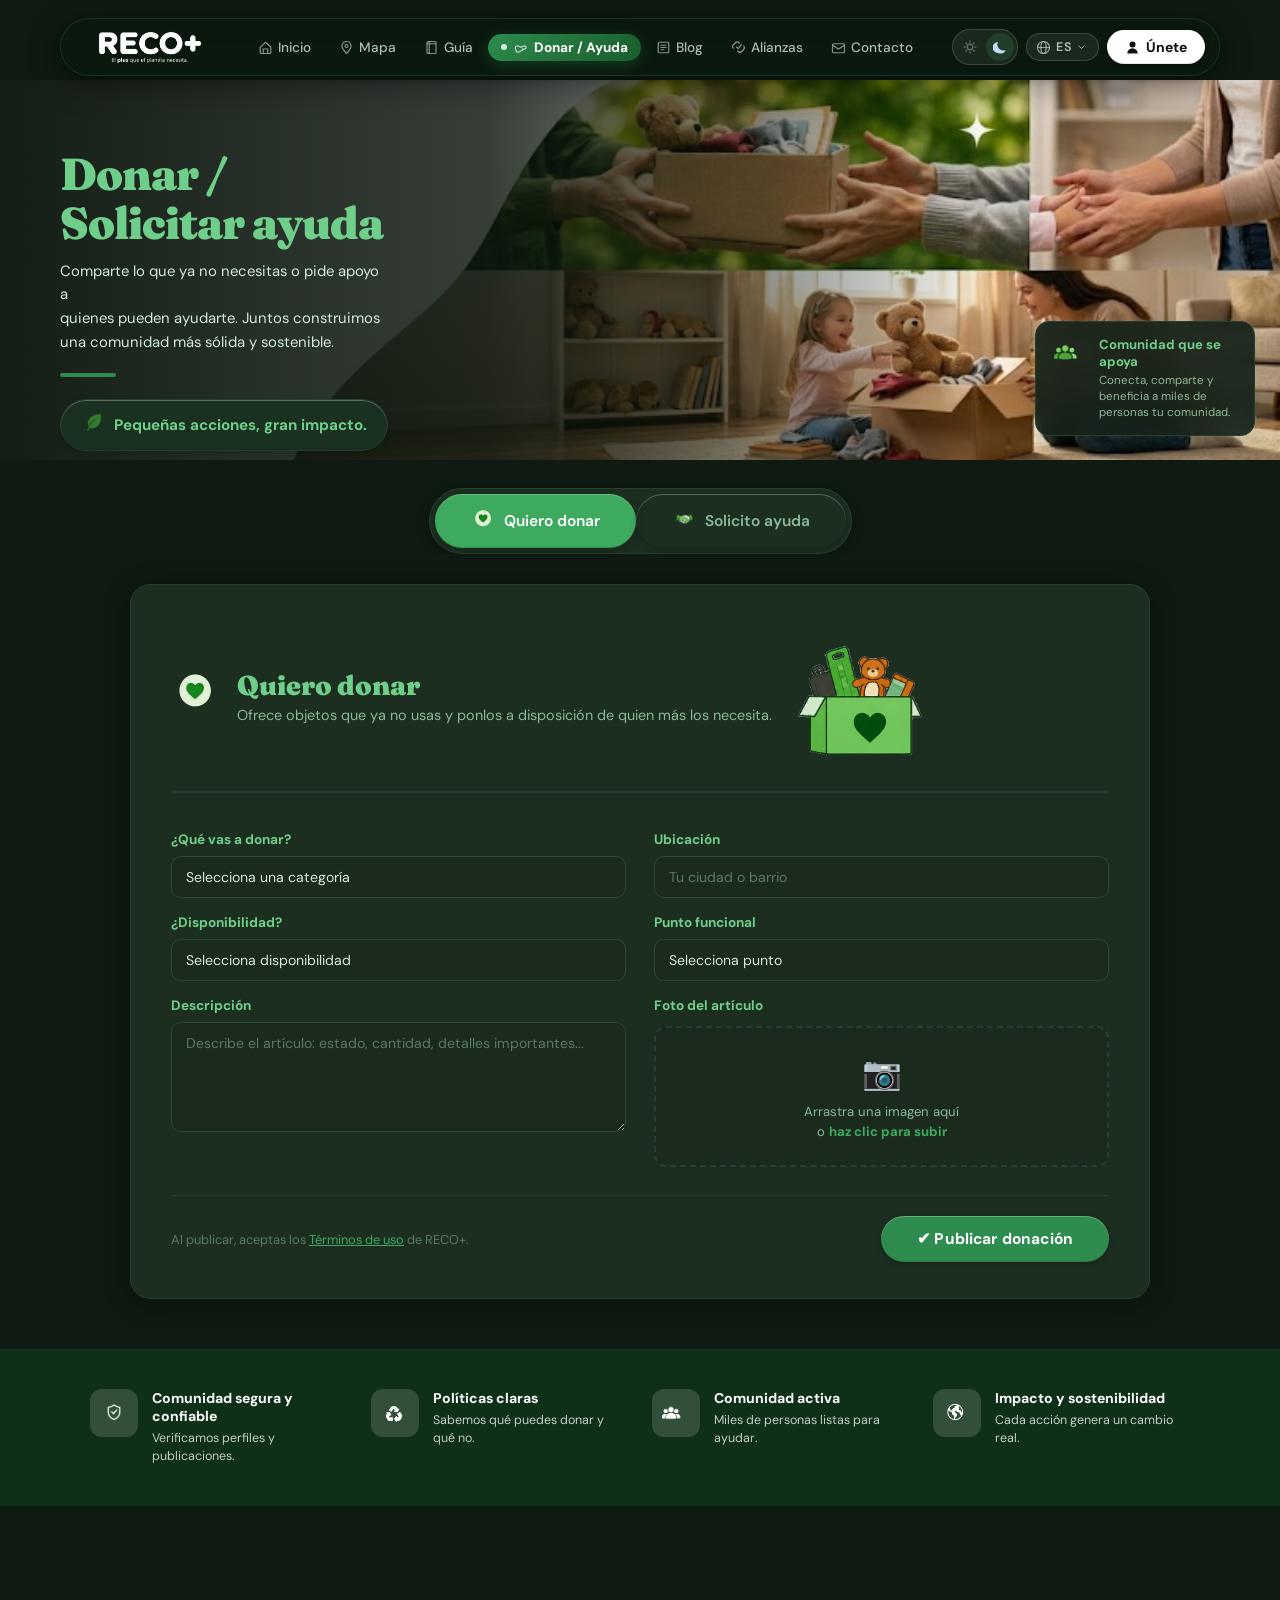
<file: RECO+v1.21/donar.html>
<!DOCTYPE html>
<html lang="es">
<head>
  <script src="darkmode.js"></script>
  <meta charset="UTF-8" />
  <meta name="viewport" content="width=device-width, initial-scale=1.0" />
  <title>RECO+ | Donar / Solicitar Ayuda</title>
  <link rel="stylesheet" href="styles.css" />
  <link rel="stylesheet" href="donar.css" />
  <link href="https://fonts.googleapis.com/css2?family=Fraunces:wght@400;700;900&family=DM+Sans:wght@300;400;500;600&display=swap" rel="stylesheet" />
<style>
/* ── BUBBLE NAV — CSS variables for light/dark ── */

/* MODO CLARO */
:root {
  --nav-bg:               rgba(242, 250, 244, 0.55);
  --nav-border:           rgba(168, 218, 181, 0.55);
  --nav-shadow:           0 8px 32px rgba(30, 80, 40, 0.14), 0 2px 8px rgba(30, 80, 40, 0.08);
  --nav-link-color:       #2a4a34;
  --nav-link-hover-bg:    rgba(45, 140, 78, 0.10);
  --nav-link-hover-color: #1a5c2a;
  --nav-link-active-bg:   rgba(45, 140, 78, 0.14);
  --nav-logo-filter:      none;
  --nav-lang-bg:          rgba(45, 140, 78, 0.08);
  --nav-lang-border:      rgba(45, 140, 78, 0.22);
  --nav-lang-color:       #2a4a34;
  --nav-dm-bg:            rgba(45, 140, 78, 0.08);
  --nav-dm-border:        rgba(45, 140, 78, 0.22);
  --nav-cta-bg:           #2d8c4e;
  --nav-cta-color:        #fff;
  --nav-cta-hover:        #1a5c2a;
}

/* MODO OSCURO */
html.dark {
  --nav-bg:               rgba(12, 22, 14, 0.55);
  --nav-border:           rgba(61, 170, 96, 0.20);
  --nav-shadow:           0 8px 32px rgba(0, 0, 0, 0.40), 0 2px 8px rgba(0, 0, 0, 0.28);
  --nav-link-color:       rgba(212, 234, 216, 0.80);
  --nav-link-hover-bg:    rgba(255, 255, 255, 0.08);
  --nav-link-hover-color: #d4ead8;
  --nav-link-active-bg:   rgba(255, 255, 255, 0.11);
  --nav-logo-filter:      brightness(0) invert(1);
  --nav-lang-bg:          rgba(255, 255, 255, 0.07);
  --nav-lang-border:      rgba(255, 255, 255, 0.15);
  --nav-lang-color:       rgba(212, 234, 216, 0.80);
  --nav-dm-bg:            rgba(255, 255, 255, 0.07);
  --nav-dm-border:        rgba(255, 255, 255, 0.15);
  --nav-cta-bg:           #fff;
  --nav-cta-color:        #111;
  --nav-cta-hover:        #e8f5ec;
}

/* ── WRAPPER ── */
.bubble-nav-wrapper {
  position: fixed;
  top: 18px;
  left: 50%;
  transform: translateX(-50%);
  z-index: 1000;
  width: calc(100% - 48px);
  max-width: 1160px;
}

/* ── PILL ── */
.bubble-nav {
  display: flex;
  align-items: center;
  justify-content: space-between;
  background: var(--nav-bg);
  backdrop-filter: blur(20px) saturate(160%);
  -webkit-backdrop-filter: blur(20px) saturate(160%);
  border: 1px solid var(--nav-border);
  border-radius: 999px;
  padding: 10px 14px 10px 20px;
  box-shadow: var(--nav-shadow);
  gap: 16px;
  transition: background 0.3s, border-color 0.3s, box-shadow 0.3s;
}

/* ── LOGO ── */
.bubble-nav__logo img {
  height: 34px;
  width: auto;
  display: block;
  filter: var(--nav-logo-filter);
  flex-shrink: 0;
  transition: filter 0.3s;
}

/* ── LINKS ── */
.bubble-nav__links {
  display: flex;
  align-items: center;
  gap: 2px;
  flex: 1;
  justify-content: center;
}

.bubble-nav__links a {
  font-family: 'DM Sans', 'Arial', sans-serif;
  font-size: 0.85rem;
  font-weight: 500;
  color: var(--nav-link-color);
  text-decoration: none;
  padding: 6px 11px;
  border-radius: 999px;
  white-space: nowrap;
  transition: color 0.18s, background 0.18s;
  display: flex;
  align-items: center;
  gap: 5px;
}

.bubble-nav__links a svg {
  opacity: 0.75;
  flex-shrink: 0;
  transition: opacity 0.18s;
}

.bubble-nav__links a:hover {
  color: var(--nav-link-hover-color);
  background: var(--nav-link-hover-bg);
}

.bubble-nav__links a:hover svg { opacity: 1; }

.bubble-nav__links a.active {
  color: var(--nav-link-hover-color);
  background: var(--nav-link-active-bg);
  font-weight: 600;
}

.bubble-nav__links a.active svg { opacity: 1; }

/* ── RIGHT ACTIONS ── */
.bubble-nav__actions {
  display: flex;
  align-items: center;
  gap: 8px;
  flex-shrink: 0;
}

/* ── DARK MODE PILL ── */
.dm-pill {
  display: inline-flex;
  align-items: center;
  background: var(--nav-dm-bg);
  border: 1px solid var(--nav-dm-border);
  border-radius: 999px;
  padding: 3px;
  gap: 2px;
  cursor: pointer;
  transition: background 0.18s, border-color 0.18s;
}

.dm-pill__btn {
  display: flex;
  align-items: center;
  justify-content: center;
  width: 28px;
  height: 28px;
  border-radius: 50%;
  transition: background 0.2s, color 0.2s, opacity 0.2s;
  color: var(--nav-link-color);
  opacity: 0.45;
}

html:not(.dark) .dm-pill__sun { opacity: 1; background: rgba(45,140,78,0.15); color: #d4a017; }
html:not(.dark) .dm-pill__moon { opacity: 0.38; }
html.dark .dm-pill__moon { opacity: 1; background: rgba(61,170,96,0.18); color: #c8d8ff; }
html.dark .dm-pill__sun { opacity: 0.38; }

/* ── LANG PILL ── */
.lang-pill {
  display: inline-flex;
  align-items: center;
  gap: 5px;
  background: var(--nav-lang-bg);
  border: 1px solid var(--nav-lang-border);
  border-radius: 999px;
  padding: 5px 11px 5px 9px;
  cursor: pointer;
  font-family: 'DM Sans', 'Arial', sans-serif;
  font-size: 0.8rem;
  font-weight: 600;
  color: var(--nav-lang-color);
  transition: background 0.18s;
  letter-spacing: 0.02em;
}

.lang-pill:hover { background: var(--nav-link-hover-bg); }
.lang-pill svg { opacity: 0.8; flex-shrink: 0; }
.lang-pill__chevron { opacity: 0.6; }
.lang-pill__label { color: var(--nav-lang-color); }

/* ── CTA BUTTON ── */
.bubble-nav__cta {
  display: flex;
  align-items: center;
  gap: 6px;
  background: var(--nav-cta-bg);
  color: var(--nav-cta-color);
  border: none;
  border-radius: 999px;
  padding: 8px 18px;
  font-family: 'DM Sans', 'Arial', sans-serif;
  font-size: 0.875rem;
  font-weight: 700;
  cursor: pointer;
  white-space: nowrap;
  transition: background 0.2s, color 0.2s, transform 0.15s;
}

.bubble-nav__cta:hover {
  background: var(--nav-cta-hover);
  transform: translateY(-1px);
}

/* ── RESPONSIVE ── */
@media (max-width: 860px) {
  .bubble-nav-wrapper { width: calc(100% - 24px); top: 10px; }
  .bubble-nav__links { display: none; }
  .bubble-nav { padding: 10px 14px; }
}
</style>
<script>
/* ── DM-PILL: manejado por darkmode.js (injectToggleButton conecta el .dm-pill) ── */

/* ── LANG PILL ── */
(function () {
  function syncLangPill(lang) {
    var esLabel = document.querySelector('.lang-pill .lang-label-es');
    var enLabel = document.querySelector('.lang-pill .lang-label-en');
    var btn     = document.querySelector('.lang-pill');
    if (!btn) return;
    if (lang === 'en') {
      if (esLabel) esLabel.style.display = 'none';
      if (enLabel) enLabel.style.display = 'inline';
      btn.setAttribute('data-current', 'en');
    } else {
      if (esLabel) esLabel.style.display = 'inline';
      if (enLabel) enLabel.style.display = 'none';
      btn.setAttribute('data-current', 'es');
    }
  }
  document.addEventListener('DOMContentLoaded', function () {
    var saved = localStorage.getItem('reco-lang') || 'es';
    syncLangPill(saved);
    var origToggle = window.toggleLang;
    if (origToggle) {
      window.toggleLang = function () {
        origToggle();
        syncLangPill(localStorage.getItem('reco-lang') || 'es');
      };
    }
  });
  window.addEventListener('load', function () {
    var origToggle = window.toggleLang;
    if (origToggle && !origToggle._patched) {
      window.toggleLang = function () {
        origToggle();
        syncLangPill(localStorage.getItem('reco-lang') || 'es');
      };
      window.toggleLang._patched = true;
    }
  });
})();
</script>
</head>
<body>

  <!-- ── BUBBLE NAVBAR ── -->
<div class="bubble-nav-wrapper">
  <header class="bubble-nav">
    <div class="bubble-nav__logo">
      <img src="img/logo png nombre.png" alt="RECO+">
    </div>

    <nav class="bubble-nav__links">
      <a href="index.html">
        <svg viewBox="0 0 20 20" fill="none" stroke="currentColor" stroke-width="1.6" width="15" height="15"><path d="M3 9.5L10 3l7 6.5V17a1 1 0 01-1 1H4a1 1 0 01-1-1V9.5z"/><path d="M7 18v-6h6v6"/></svg>
        <span data-i18n="nav.inicio">Inicio</span>
      </a>
      <a href="mapa.html">
        <svg viewBox="0 0 20 20" fill="none" stroke="currentColor" stroke-width="1.6" width="15" height="15"><path d="M10 2a6 6 0 016 6c0 4-6 10-6 10S4 12 4 8a6 6 0 016-6z"/><circle cx="10" cy="8" r="2"/></svg>
        <span data-i18n="nav.mapa">Mapa</span>
      </a>
      <a href="guia.html">
        <svg viewBox="0 0 20 20" fill="none" stroke="currentColor" stroke-width="1.6" width="15" height="15"><rect x="4" y="2" width="12" height="16" rx="1.5"/><path d="M4 5h12M7 2v16"/></svg>
        <span data-i18n="nav.guia">Guía</span>
      </a>
      <a href="donar.html" class="active">
        <svg viewBox="0 0 20 20" fill="none" stroke="currentColor" stroke-width="1.6" width="15" height="15"><path d="M3 11c0-2.5 2-4 4-3l3 1.5 5-1.5c1.2-.2 2.5.6 2.5 2 0 1.2-.8 2-2 2l-3.5.5"/><path d="M3 11l2 5h3l7-4"/></svg>
        <span data-i18n="nav.donar">Donar / Ayuda</span>
      </a>
      <a href="blog.html">
        <svg viewBox="0 0 20 20" fill="none" stroke="currentColor" stroke-width="1.6" width="15" height="15"><rect x="3" y="3" width="14" height="14" rx="1.5"/><path d="M6 7h8M6 10h8M6 13h5"/></svg>
        <span data-i18n="nav.blog">Blog</span>
      </a>
      <a href="alianzas.html">
        <svg viewBox="0 0 20 20" fill="none" stroke="currentColor" stroke-width="1.6" width="15" height="15"><path d="M7 9l2.5 2.5L14 6"/><path d="M3.5 11.5C2 10 2 7.5 3.5 6l2-2c1.5-1.5 4-1.5 5.5 0l.5.5"/><path d="M8.5 14.5l.5.5c1.5 1.5 4 1.5 5.5 0l2-2c1.5-1.5 1.5-4 0-5.5"/></svg>
        <span data-i18n="nav.alianzas">Alianzas</span>
      </a>
      <a href="contacto.html">
        <svg viewBox="0 0 20 20" fill="none" stroke="currentColor" stroke-width="1.6" width="15" height="15"><rect x="2" y="5" width="16" height="12" rx="1.5"/><path d="M2 7l8 5 8-5"/></svg>
        <span data-i18n="nav.contacto">Contacto</span>
      </a>
    </nav>

    <!-- Right side: dark mode pill + lang pill + CTA -->
    <!-- navbar__spacer keeps compatibility with darkmode.js auto-injection -->
    <div class="bubble-nav__actions navbar__spacer">

      <!-- Dark mode pill -->
      <div class="dm-pill" id="darkModeToggle" role="button" title="Cambiar modo claro/oscuro" aria-label="Toggle dark mode">
        <span class="dm-pill__btn dm-pill__sun dm-sun" id="dmSunBtn">
          <svg viewBox="0 0 20 20" fill="none" stroke="currentColor" stroke-width="1.7" width="16" height="16">
            <circle cx="10" cy="10" r="3.5"/>
            <line x1="10" y1="2" x2="10" y2="4.5"/><line x1="10" y1="15.5" x2="10" y2="18"/>
            <line x1="2" y1="10" x2="4.5" y2="10"/><line x1="15.5" y1="10" x2="18" y2="10"/>
            <line x1="4.4" y1="4.4" x2="6.2" y2="6.2"/><line x1="13.8" y1="13.8" x2="15.6" y2="15.6"/>
            <line x1="15.6" y1="4.4" x2="13.8" y2="6.2"/><line x1="6.2" y1="13.8" x2="4.4" y2="15.6"/>
          </svg>
        </span>
        <span class="dm-pill__btn dm-pill__moon dm-moon" id="dmMoonBtn">
          <svg viewBox="0 0 20 20" fill="currentColor" width="15" height="15">
            <path d="M17.3 13.3A8 8 0 016.7 2.7a7 7 0 100 14.6 7.9 7.9 0 0010.6-4z"/>
          </svg>
        </span>
      </div>

      <!-- Language pill -->
      <button class="lang-pill" onclick="toggleLang()" aria-label="Cambiar idioma" data-current="es">
        <svg viewBox="0 0 20 20" fill="none" stroke="currentColor" stroke-width="1.6" width="15" height="15">
          <circle cx="10" cy="10" r="8"/>
          <ellipse cx="10" cy="10" rx="3.5" ry="8"/>
          <line x1="2" y1="10" x2="18" y2="10"/>
        </svg>
        <span class="lang-pill__label lang-label-es">ES</span>
        <span class="lang-pill__label lang-label-en" style="display:none">EN</span>
        <svg class="lang-pill__chevron" viewBox="0 0 20 20" fill="none" stroke="currentColor" stroke-width="1.8" width="11" height="11" stroke-linecap="round">
          <path d="M5 7l5 5 5-5"/>
        </svg>
      </button>

      <button class="bubble-nav__cta" data-i18n="nav.unete">
        <svg viewBox="0 0 20 20" fill="currentColor" width="15" height="15"><path d="M10 10a4 4 0 100-8 4 4 0 000 8zm-7 8a7 7 0 1114 0H3z"/></svg>
        Únete
      </button>

    </div>
  </header>
</div>

  <!-- ========== HERO ========== -->
  <section class="donar-hero">
    <div class="donar-hero__content">
      <h1 class="donar-hero__title" data-i18n="donar.hero.title">Donar /<br>Solicitar ayuda</h1>
      <p class="donar-hero__subtitle" data-i18n="donar.hero.subtitle">
        Comparte lo que ya no necesitas o pide apoyo a<br>
        quienes pueden ayudarte. Juntos construimos<br>
        una comunidad más sólida y sostenible.
      </p>
      <div class="hero__divider"></div>
      <div class="hero__badge">
        <span class="badge-leaf"><img src="img/hoja.png" alt="hoja"></span>
        <span data-i18n="donar.hero.badge">Pequeñas acciones, gran impacto.</span>
      </div>
    </div>
    <div class="donar-hero__image">
      <img src="img/banner donar.png" alt="Donar banner" class="donar-hero__banner-img">
    </div>
    <div class="donar-hero__card-float donar-hero__card-float--top">
      <span class="donar-hero__card-icon"><img src="img/personas.png" alt="manos"></span>
      <div>
        <strong data-i18n="donar.hero.card.title">Comunidad que se apoya</strong>
        <p data-i18n="donar.hero.card.desc">Conecta, comparte y beneficia a miles de personas tu comunidad.</p>
      </div>
    </div>
  </section>

  <!-- ========== TABS ========== -->
  <section class="donar-tabs-section">
    <div class="donar-tabs">
      <button class="donar-tab active" data-tab="donar">
        <span class="donar-tab-icon"><img src="img/corazon.png" alt="corazón"></span> <span data-i18n="donar.tab.donar">Quiero donar</span>
      </button>
      <button class="donar-tab" data-tab="solicitar">
        <span class="donar-tab-icon"><img src="img/manos.png" alt="manos"></span> <span data-i18n="donar.tab.solicitar">Solicito ayuda</span>
      </button>
    </div>
  </section>

  <!-- ========== FORMULARIOS ========== -->
  <section class="donar-forms-section">

    <!-- FORM: DONAR -->
    <div class="donar-form-panel active" id="panel-donar">
      <div class="donar-form-header">
        <span class="donar-form-icon"><img src="img/corazon.png" alt="corazón"></span>
        <div>
          <h2 data-i18n="donar.form1.title">Quiero donar</h2>
          <p data-i18n="donar.form1.desc">Ofrece objetos que ya no usas y ponlos a disposición de quien más los necesita.</p>
        </div>
        <span class="donar-form-icon2"><img src="img/caja.png" alt="caja"></span>
      </div>

      <div class="donar-form-grid">
        <!-- Col izquierda -->
        <div class="donar-form-col">
          <label class="donar-label" data-i18n="donar.form.label.categoria1">¿Qué vas a donar?</label>
          <select class="donar-input" id="donacion-categoria">
            <option value="" data-i18n="donar.form.opt.categoria">Selecciona una categoría</option>
            <option data-i18n="donar.form.opt.ropa">Ropa y calzado</option>
            <option data-i18n="donar.form.opt.electronicos">Electrónicos</option>
            <option data-i18n="donar.form.opt.muebles">Muebles</option>
            <option data-i18n="donar.form.opt.libros">Libros y útiles</option>
            <option data-i18n="donar.form.opt.juguetes">Juguetes</option>
            <option data-i18n="donar.form.opt.alimentos">Alimentos no perecederos</option>
            <option data-i18n="donar.form.opt.otro">Otro</option>
          </select>

          <label class="donar-label" data-i18n="donar.form.label.disponibilidad">¿Disponibilidad?</label>
          <select class="donar-input">
            <option value="" data-i18n="donar.form.opt.disponibilidad">Selecciona disponibilidad</option>
            <option data-i18n="donar.form.opt.inmediata">Inmediata</option>
            <option data-i18n="donar.form.opt.semana">Esta semana</option>
            <option data-i18n="donar.form.opt.mes">Este mes</option>
          </select>

          <label class="donar-label" data-i18n="donar.form.label.descripcion">Descripción</label>
          <textarea class="donar-input donar-textarea" placeholder="Describe el artículo: estado, cantidad, detalles importantes..." data-i18n="donar.form1.ph.desc"></textarea>
        </div>

        <!-- Col derecha -->
        <div class="donar-form-col">
          <label class="donar-label" data-i18n="donar.form.label.ubicacion">Ubicación</label>
          <input type="text" class="donar-input" placeholder="Tu ciudad o barrio" data-i18n="donar.form.ph.ubicacion" />

          <label class="donar-label" data-i18n="donar.form.label.punto">Punto funcional</label>
          <select class="donar-input">
            <option value="" data-i18n="donar.form.opt.punto1">Selecciona punto</option>
            <option data-i18n="donar.form.opt.domicilio">Entrega en mi domicilio</option>
            <option data-i18n="donar.form.opt.acopio">Punto de acopio cercano</option>
            <option data-i18n="donar.form.opt.centro">Centro comunitario</option>
          </select>

          <!-- Zona de imagen -->
          <label class="donar-label" data-i18n="donar.form1.label.foto">Foto del artículo</label>
          <div class="donar-upload" id="dropzone">
            <span class="donar-upload-icon">📷</span>
            <p data-i18n="donar.form.upload.text">Arrastra una imagen aquí<br>o <strong>haz clic para subir</strong></p>
            <input type="file" id="fileInput" accept="image/*" style="display:none" />
          </div>
          <div id="preview-container" class="donar-preview-container" style="display:none;">
            <img id="preview-img" alt="Vista previa" />
            <button class="donar-remove-img" id="removeImg">✕</button>
          </div>
        </div>
      </div>

      <div class="donar-form-footer">
        <p class="donar-form-note" data-i18n="donar.form.terminos">Al publicar, aceptas los <a href="#">Términos de uso</a> de RECO+.</p>
        <button class="donar-submit-btn" id="btnDonar" data-i18n="donar.form1.submit">✔ Publicar donación</button>
      </div>
    </div>

    <!-- FORM: SOLICITAR -->
    <div class="donar-form-panel" id="panel-solicitar">
      <div class="donar-form-header">
        <span class="donar-form-icon"><img src="img/manos.png" alt="manos"></span>
        <div>
          <h2 data-i18n="donar.form2.title">Solicito ayuda</h2>
          <p data-i18n="donar.form2.desc">Publica lo que necesitas y conecta con personas de tu comunidad dispuestas a ayudarte.</p>
        </div>
        <span class="donar-form-icon2"><img src="img/mundo con manos.png" alt="ayuda"></span>
      </div>

      <div class="donar-form-grid">
        <div class="donar-form-col">
          <label class="donar-label" data-i18n="donar.form.label.categoria2">¿Qué necesitas?</label>
          <select class="donar-input">
            <option value="" data-i18n="donar.form.opt.categoria">Selecciona una categoría</option>
            <option data-i18n="donar.form.opt.ropa">Ropa y calzado</option>
            <option data-i18n="donar.form.opt.electronicos">Electrónicos</option>
            <option data-i18n="donar.form.opt.muebles">Muebles</option>
            <option data-i18n="donar.form.opt.libros">Libros y útiles</option>
            <option data-i18n="donar.form.opt.alimentos2">Alimentos</option>
            <option data-i18n="donar.form.opt.otro">Otro</option>
          </select>

          <label class="donar-label" data-i18n="donar.form.label.disponibilidad">¿Disponibilidad?</label>
          <select class="donar-input">
            <option value="" data-i18n="donar.form.opt.disponibilidad">Selecciona disponibilidad</option>
            <option data-i18n="donar.form.opt.cuanto-antes">Lo antes posible</option>
            <option data-i18n="donar.form.opt.semana">Esta semana</option>
            <option data-i18n="donar.form.opt.mes">Este mes</option>
          </select>

          <label class="donar-label" data-i18n="donar.form.label.descripcion">Descripción</label>
          <textarea class="donar-input donar-textarea" placeholder="Describe qué necesitas, para qué y cualquier detalle relevante..." data-i18n="donar.form2.ph.desc"></textarea>
        </div>

        <div class="donar-form-col">
          <label class="donar-label" data-i18n="donar.form.label.ubicacion">Ubicación</label>
          <input type="text" class="donar-input" placeholder="Tu ciudad o barrio" data-i18n="donar.form.ph.ubicacion" />

          <label class="donar-label" data-i18n="donar.form.label.punto">Punto funcional</label>
          <select class="donar-input">
            <option value="" data-i18n="donar.form.opt.punto2">Selecciona punto de recepción</option>
            <option data-i18n="donar.form.opt.visita">Me pueden visitar</option>
            <option data-i18n="donar.form.opt.recojo">Recojo en punto de acopio</option>
            <option data-i18n="donar.form.opt.acuerdo">Acuerdo con donante</option>
          </select>

          <label class="donar-label" data-i18n="donar.form2.label.foto">Foto de referencia <span class="donar-optional" data-i18n="donar.form.opcional">(opcional)</span></label>
          <div class="donar-upload" id="dropzone2">
            <span class="donar-upload-icon">📷</span>
            <p data-i18n="donar.form.upload.text">Arrastra una imagen aquí<br>o <strong>haz clic para subir</strong></p>
            <input type="file" id="fileInput2" accept="image/*" style="display:none" />
          </div>
        </div>
      </div>

      <div class="donar-form-footer">
        <p class="donar-form-note" data-i18n="donar.form.terminos">Al publicar, aceptas los <a href="#">Términos de uso</a> de RECO+.</p>
        <button class="donar-submit-btn donar-submit-btn--solicitar" id="btnSolicitar" data-i18n="donar.form2.submit">✔ Publicar solicitud</button>
      </div>
    </div>

  </section>

  <!-- ========== TRUST BADGES ========== -->
  <section class="donar-trust">
    <div class="donar-trust-grid">
      <div class="donar-trust-item">
        <span class="donar-trust-icon"><img src="img/escudo.png" alt="escudo"></span>
        <div>
          <strong data-i18n="donar.trust1.title">Comunidad segura y confiable</strong>
          <p data-i18n="donar.trust1.desc">Verificamos perfiles y publicaciones.</p>
        </div>
      </div>
      <div class="donar-trust-item">
        <span class="donar-trust-icon"><img src="img/reciclaje.png" alt="reciclaje"></span>
        <div>
          <strong data-i18n="donar.trust2.title">Políticas claras</strong>
          <p data-i18n="donar.trust2.desc">Sabemos qué puedes donar y qué no.</p>
        </div>
      </div>
      <div class="donar-trust-item">
        <span class="donar-trust-icon"><img src="img/personas.png" alt="personas"></span>
        <div>
          <strong data-i18n="donar.trust3.title">Comunidad activa</strong>
          <p data-i18n="donar.trust3.desc">Miles de personas listas para ayudar.</p>
        </div>
      </div>
      <div class="donar-trust-item">
        <span class="donar-trust-icon"><img src="img/mundo.png" alt="mundo"></span>
        <div>
          <strong data-i18n="donar.trust4.title">Impacto y sostenibilidad</strong>
          <p data-i18n="donar.trust4.desc">Cada acción genera un cambio real.</p>
        </div>
      </div>
    </div>
  </section>

  <!-- ========== MODAL ÉXITO ========== -->
  <div class="donar-modal-overlay" id="donarModal">
    <div class="donar-modal">
      <span class="donar-modal-check">✅</span>
      <h3 id="modalTitle">¡Publicación enviada!</h3>
      <p id="modalMsg">Tu donación ha sido publicada exitosamente. La comunidad RECO+ ya puede verla.</p>
      <button class="donar-modal-close-btn" id="closeModal">Cerrar</button>
    </div>
  </div>

  <!-- ========== FOOTER ========== -->
  <footer class="footer">
    <div class="footer-grid">
        <div class="footer-brand">
            <div class="footer-logo"><img src="img/hoja.png" alt="hoja"> <strong>RECO+</strong></div>
            <p data-i18n="footer.tagline">El plus que el planeta necesita.</p>
            <div class="redes">
                <a href="#">f</a>
                <a href="#">in</a>
                <a href="#">tk</a>
                <a href="#">▶</a>
            </div>
        </div>
        <div class="footer-col">
            <h4 data-i18n="footer.nav">Navegación</h4>
            <a href="mapa.html" data-i18n="nav.mapa">Mapa</a>
            <a href="guia.html" data-i18n="nav.guia">Guía</a>
            <a href="donar.html" data-i18n="nav.donar">Donar / Ayuda</a>
            <a href="#tienda">Tienda EcoTech</a>
            <a href="alianzas.html" data-i18n="nav.alianzas">Alianzas</a>
            <a href="blog.html" data-i18n="nav.blog">Blog</a>
            <a href="contacto.html" data-i18n="nav.contacto">Contacto</a>
        </div>
        <div class="footer-col">
            <h4 data-i18n="footer.recursos">Recursos</h4>
            <a href="#" data-i18n="footer.ayuda">Centro de ayuda</a>
            <a href="#" data-i18n="footer.faq">Preguntas frecuentes</a>
            <a href="#" data-i18n="footer.terminos">Términos y condiciones</a>
            <a href="#" data-i18n="footer.privacidad">Política de privacidad</a>
        </div>
        <div class="footer-col">
            <h4 data-i18n="footer.contacto">Contacto</h4>
            <p>hola@RECO-plus.com</p>
            <p>+57 300 123 4567</p>
            <p>Medellin, Colombia</p>
        </div>
        <div class="footer-col">
            <h4 data-i18n="footer.newsletter">Newsletter</h4>
            <p data-i18n="footer.nl.desc">Recibe tips, noticias y oportunidades para ayudar.</p>
            <div class="newsletter-form">
                <input type="email" placeholder="Tu correo electrónico" data-i18n="footer.nl.ph">
                <button data-i18n="footer.nl.btn">Suscribirme</button>
            </div>
        </div>
    </div>
    <div class="footer-bottom">
        <p data-i18n="footer.copy">© 2026 RECO+. Todos los derechos reservados.</p>
    </div>
</footer>
  <script src="i18n.js"></script>
  <script src="nav-preview.js"></script>
  <script src="donar.js"></script>
  <script src="search.js"></script>
</body>
</html>
</file>
<file: RECO+v1.21/alianzas.css>
/* ===========================
   ALIANZAS PAGE — alianzas.css
   Mismas variables de color que styles.css
   =========================== */

/* ---- RESET MÍNIMO ---- */
*, *::before, *::after { box-sizing: border-box; margin: 0; padding: 0; }

body {
  font-family: 'DM Sans', sans-serif;
  background: #fff;
  color: #1a2e1e;
}

/* ---- NAVBAR ---- */
.navbar {
  display: flex;
  align-items: center;
  justify-content: space-between;
  padding: 14px 40px;
  background: transparent;
  border-bottom: none;
  position: absolute;
  top: 0;
  width: 100%;
  z-index: 100;
  box-shadow: none;
}

.navbar__spacer { display: flex; align-items: center; gap: 28px; }

.navbar__logo { display: flex; align-items: center; gap: 10px; }

.logo-text { display: flex; flex-direction: column; }

.logo-name img {
  width: 170px;
  height: 40px;
  object-fit: contain;
}

.logo-tagline {
  font-size: 0.68rem;
  color: #8aab90;
  font-weight: 600;
  letter-spacing: 0.02em;
}

.navbar__links { display: flex; gap: 32px; align-items: center; }

.navbar__links a {
  font-family: 'DM Sans', sans-serif;
  font-weight: 600;
  font-size: 0.95rem;
  color: #4a6b52;
  text-decoration: none;
  transition: color 0.2s;
  padding-bottom: 3px;
  position: relative;
}

.navbar__links a::after {
  content: '';
  position: absolute;
  left: 0;
  bottom: -3px;
  width: 100%;
  height: 2px;
  background: #2d8c4e;
  border-radius: 2px;
  transform: scaleX(0);
  transform-origin: left;
  transition: transform 0.22s cubic-bezier(0.4, 0, 0.2, 1);
}

.navbar__links a:hover { color: #2d8c4e; }
.navbar__links a:hover::after { transform: scaleX(1); }

.navbar__links a.active {
  color: #2d8c4e;
  border-bottom: none;
  font-weight: 700;
}

.navbar__links a.active::after { transform: scaleX(1); }

.navbar__cta {
  display: flex;
  align-items: center;
  gap: 7px;
  background: #2d8c4e;
  color: #ffffff;
  border: none;
  padding: 10px 22px;
  border-radius: 50px;
  font-family: 'DM Sans', sans-serif;
  font-weight: 700;
  font-size: 0.95rem;
  cursor: pointer;
  transition: background 0.2s, transform 0.15s;
}

.navbar__cta:hover {
  background: #1a5c2a;
  transform: translateY(-1px);
}

/* ---- HERO ---- */
.alianzas-hero {
  position: relative;
  overflow: hidden;
  min-height: 340px;
  height: 380px;
  display: flex;
  align-items: center;
  padding: 130px 60px 50px;
}

.alianzas-hero__image {
  position: absolute;
  inset: 0;
  width: 100%;
  height: 100%;
  overflow: hidden;
  z-index: 0;
}

.alianzas-hero__image::after {
  content: '';
  position: absolute;
  inset: 0;
  background: linear-gradient(
    to right,
    rgba(255,255,255,0.97) 0%,
    rgba(255,255,255,0.82) 38%,
    rgba(255,255,255,0.45) 60%,
    rgba(255,255,255,0.00) 78%
  );
}

.alianzas-hero__banner-img {
  width: 100%;
  height: 100%;
  object-fit: cover;
  object-position: center;
  display: block;
}

.alianzas-hero__content {
  max-width: 520px;
  z-index: 2;
  position: relative;
  margin-top: -30px;
}

.alianzas-hero__title {
  font-family: 'Fraunces', Georgia, serif;
  font-weight: 900;
  font-size: clamp(2rem, 4vw, 3.2rem);
  color: #1a5c2a;
  line-height: 1.08;
  letter-spacing: -1px;
  margin-bottom: 14px;
}

.alianzas-hero__subtitle {
  font-size: 0.97rem;
  font-weight: 400;
  color: #1a2e1e;
  line-height: 1.65;
  margin-bottom: 20px;
  max-width: 380px;
}

.hero__divider {
  width: 56px;
  height: 4px;
  background: #2d8c4e;
  border-radius: 4px;
  margin-bottom: 22px;
}

.hero__badge {
  display: inline-flex;
  align-items: center;
  gap: 8px;
  background: #e6f4ea;
  border: 1.5px solid #c8e6c9;
  padding: 10px 20px;
  border-radius: 50px;
  font-weight: 700;
  font-size: 0.9rem;
  color: #1a5c2a;
  width: fit-content;
  transition: background 0.2s, border-color 0.2s;
}

.hero__badge:hover {
  background: #2d8c4e;
  color: #fff;
  border-color: #2d8c4e;
}

.badge-leaf img {
  width: 22px;
  height: 22px;
}

/* ---- INTRO STRIP ---- */
.alianzas-intro {
  background: #fff;
  padding: 36px 40px 10px;
  text-align: center;
}

.alianzas-intro__inner {
  display: inline-flex;
  align-items: center;
  gap: 14px;
}

.alianzas-intro__icon img {
  width: 38px;
  height: 38px;
}

.alianzas-intro__title {
  font-family: 'Fraunces', Georgia, serif;
  font-size: 1.55rem;
  font-weight: 900;
  color: #1a5c2a;
  letter-spacing: -0.5px;
}

.alianzas-intro__deco {
  font-size: 1.4rem;
  color: #a8dab5;
  letter-spacing: -4px;
}

/* ---- FEATURE CARDS ---- */
.alianzas-features {
  padding: 32px 40px 48px;
  background: #fff;
}

.alianzas-features__grid {
  display: grid;
  grid-template-columns: repeat(4, 1fr);
  gap: 20px;
  max-width: 1100px;
  margin: 0 auto;
}

.feat-card {
  background: #aef8c1;
  border: 1.5px solid #d4eeda;
  border-radius: 18px;
  padding: 28px 22px 22px;
  display: flex;
  flex-direction: column;
  gap: 10px;
  transition: box-shadow 0.22s, transform 0.22s, border-color 0.22s;
}

.feat-card:hover {
  box-shadow: 0 8px 32px rgba(45, 140, 78, 0.13);
  transform: translateY(-4px);
  border-color: #a8dab5;
}

.feat-card__icon-wrap {
  width: 52px;
  height: 52px;
  background: #e8f5ec;
  border-radius: 14px;
  display: flex;
  align-items: center;
  justify-content: center;
  margin-bottom: 4px;
  flex-shrink: 0;
}

.feat-card__icon-wrap img {
  width: 50px;
  height: 50px;
  object-fit: contain;
}

.feat-card__title {
  font-family: 'Fraunces', Georgia, serif;
  font-size: 1.02rem;
  font-weight: 900;
  color: #1a5c2a;
  line-height: 1.25;
}

.feat-card__desc {
  font-size: 0.83rem;
  color: #4a6b52;
  line-height: 1.55;
  flex: 1;
}

.feat-card__link {
  display: inline-flex;
  align-items: center;
  gap: 6px;
  background: #fff;
  border: 1.5px solid #c8e6c9;
  color: #2d8c4e;
  font-family: 'DM Sans', sans-serif;
  font-size: 0.83rem;
  font-weight: 700;
  padding: 9px 18px;
  border-radius: 50px;
  text-decoration: none;
  margin-top: 6px;
  width: fit-content;
  transition: background 0.2s, color 0.2s, border-color 0.2s;
}

.feat-card__link:hover {
  background: #2d8c4e;
  color: #fff;
  border-color: #2d8c4e;
}

/* ---- ALIADOS DESTACADOS ---- */
.alianzas-aliados {
  background: #f2faf4;
  padding: 40px;
  border-top: 1.5px solid #d4eeda;
  border-bottom: 1.5px solid #d4eeda;
}

.alianzas-aliados__header {
  display: flex;
  align-items: center;
  gap: 10px;
  margin-bottom: 26px;
}

.alianzas-aliados__header img {
  width: 28px;
  height: 28px;
}

.alianzas-aliados__header h2 {
  font-family: 'Fraunces', Georgia, serif;
  font-size: 1.2rem;
  font-weight: 900;
  color: #1a5c2a;
}

.alianzas-carousel-wrapper {
  position: relative;
  display: flex;
  align-items: center;
  gap: 16px;
}

.alianzas-carousel {
  display: flex;
  gap: 16px;
  overflow: hidden;
  flex: 1;
}

.aliado-card {
  background: #fff;
  border: 1.5px solid #c8e6c9;
  border-radius: 16px;
  padding: 18px 24px;
  display: flex;
  align-items: center;
  gap: 12px;
  min-width: 190px;
  flex-shrink: 0;
  transition: box-shadow 0.2s, border-color 0.2s;
  cursor: default;
}

.aliado-card:hover {
  box-shadow: 0 4px 18px rgba(45, 140, 78, 0.12);
  border-color: #2d8c4e;
}

.aliado-card__icon img {
  width: 36px;
  height: 36px;
  object-fit: contain;
}

.aliado-card__name {
  font-family: 'Fraunces', Georgia, serif;
  font-size: 1.0rem;
  font-weight: 900;
  color: #1a5c2a;
  line-height: 1.1;
}

.aliado-card__tagline {
  font-size: 0.73rem;
  color: #4a6b52;
  margin-top: 2px;
}

.carousel-btn {
  width: 38px;
  height: 38px;
  border-radius: 50%;
  border: 1.5px solid #c8e6c9;
  background: #fff;
  color: #2d8c4e;
  font-size: 1rem;
  display: flex;
  align-items: center;
  justify-content: center;
  cursor: pointer;
  flex-shrink: 0;
  transition: background 0.2s, border-color 0.2s;
}

.carousel-btn:hover {
  background: #2d8c4e;
  color: #fff;
  border-color: #2d8c4e;
}

/* ---- CTA BANNER ---- */
.alianzas-cta {
  background: #1a5c2a;
  padding: 48px 60px;
  display: flex;
  align-items: center;
  justify-content: space-between;
  gap: 32px;
  position: relative;
  overflow: hidden;
}

.alianzas-cta::before {
  content: '';
  position: absolute;
  left: -60px;
  top: -60px;
  width: 260px;
  height: 260px;
  background: rgba(255,255,255,0.04);
  border-radius: 50%;
}

.alianzas-cta::after {
  content: '';
  position: absolute;
  right: -40px;
  bottom: -60px;
  width: 200px;
  height: 200px;
  background: rgba(255,255,255,0.04);
  border-radius: 50%;
}

.alianzas-cta__globe img {
  width: 110px;
  height: 110px;
  object-fit: contain;
  filter: drop-shadow(0 4px 18px rgba(0,0,0,0.22));
}

.alianzas-cta__text {
  flex: 1;
  z-index: 1;
}

.alianzas-cta__text h2 {
  font-family: 'Fraunces', Georgia, serif;
  font-size: clamp(1.3rem, 2.5vw, 1.85rem);
  font-weight: 900;
  color: #fff;
  margin-bottom: 8px;
  line-height: 1.2;
}

.alianzas-cta__text p {
  font-size: 0.9rem;
  color: rgba(255,255,255,0.78);
  line-height: 1.65;
  max-width: 440px;
}

.alianzas-cta__btn {
  display: inline-flex;
  align-items: center;
  gap: 8px;
  background: #fff;
  color: #1a5c2a;
  font-family: 'DM Sans', sans-serif;
  font-size: 0.97rem;
  font-weight: 700;
  padding: 14px 30px;
  border-radius: 50px;
  text-decoration: none;
  white-space: nowrap;
  z-index: 1;
  transition: background 0.2s, color 0.2s, transform 0.18s, box-shadow 0.2s;
  box-shadow: 0 4px 18px rgba(0,0,0,0.14);
}

.alianzas-cta__btn:hover {
  background: #e8f5ec;
  transform: translateY(-2px);
  box-shadow: 0 8px 28px rgba(0,0,0,0.18);
}

/* ---- FOOTER ---- */
.footer {
  background: #1a1a1a;
  color: #ccc;
  padding: 50px 40px 20px;
}

.footer-grid {
  display: grid;
  grid-template-columns: 2fr 1fr 1fr 1fr 2fr;
  gap: 40px;
  margin-bottom: 40px;
}

.footer-brand { max-width: 200px; }

.footer-logo {
  font-size: 20px;
  color: #fff;
  margin-bottom: 10px;
  display: flex;
  align-items: center;
  gap: 8px;
}

.footer-logo img { width: 30px; height: 30px; }

.footer-brand p {
  font-size: 13px;
  color: #aaa;
  margin-bottom: 16px;
}

.redes { display: flex; gap: 10px; }

.redes a {
  width: 32px;
  height: 32px;
  background: #333;
  color: #fff;
  border-radius: 50%;
  display: flex;
  align-items: center;
  justify-content: center;
  text-decoration: none;
  font-size: 13px;
  transition: 0.2s;
}

.redes a:hover { background: #4CAF50; }

.footer-col h4 {
  color: #fff;
  font-size: 14px;
  margin-bottom: 14px;
}

.footer-col a, .footer-col p {
  display: block;
  color: #aaa;
  text-decoration: none;
  font-size: 13px;
  margin-bottom: 8px;
  transition: 0.2s;
}

.footer-col a:hover { color: #4CAF50; }

.newsletter-form {
  display: flex;
  flex-direction: column;
  gap: 10px;
  margin-top: 10px;
}

.newsletter-form input {
  padding: 10px 14px;
  border-radius: 20px;
  border: none;
  background: #333;
  color: #fff;
  font-size: 13px;
  outline: none;
}

.newsletter-form input::placeholder { color: #888; }

.newsletter-form button {
  padding: 10px;
  border-radius: 20px;
  border: none;
  background: #4CAF50;
  color: #fff;
  font-weight: bold;
  cursor: pointer;
  font-size: 14px;
  transition: 0.2s;
}

.newsletter-form button:hover { background: #388e3c; }

.footer-bottom {
  border-top: 1px solid #333;
  padding-top: 20px;
  text-align: center;
  font-size: 13px;
  color: #666;
}

/* ---- RESPONSIVE ---- */
@media (max-width: 1000px) {
  .alianzas-features__grid {
    grid-template-columns: repeat(2, 1fr);
  }
  .footer-grid {
    grid-template-columns: 1fr 1fr;
  }
}

@media (max-width: 860px) {
  .alianzas-hero {
    padding: 90px 24px 40px;
    height: auto;
    min-height: 280px;
  }

  .alianzas-hero__image::after {
    background: linear-gradient(to right, rgba(255,255,255,0.9) 0%, rgba(255,255,255,0.65) 55%, rgba(255,255,255,0.05) 90%);
  }

  .alianzas-features {
    padding: 24px 18px 36px;
  }

  .alianzas-aliados {
    padding: 28px 18px;
  }

  .alianzas-cta {
    flex-direction: column;
    text-align: center;
    padding: 40px 24px;
  }

  .alianzas-cta__text p { max-width: 100%; }

  .navbar { padding: 12px 18px; }
  .navbar__links { display: none; }
}

@media (max-width: 580px) {
  .alianzas-features__grid {
    grid-template-columns: 1fr;
  }
  .footer-grid {
    grid-template-columns: 1fr;
  }
  .alianzas-cta__globe img {
    width: 80px;
    height: 80px;
  }
}

.lang-label-es img {
    width: 20px;
    height: 20px;
    border-radius: 100%;
}

.lang-label-es {
    display: flex;
    align-items: center;
    gap: 6px;
    font-size: 14px;
    color: #333;
}

.lang-label-en img {
    width: 20px;
    height: 20px;
    border-radius: 100%;
}
.lang-label-en {
    display: flex;
    align-items: center;
    gap: 6px;
    font-size: 14px;
    color: #333;
}


/* ── BUBBLE NAV — CSS variables for light/dark ── */

:root {
  --nav-bg:               rgba(242, 250, 244, 0.55);
  --nav-border:           rgba(168, 218, 181, 0.55);
  --nav-shadow:           0 8px 32px rgba(30, 80, 40, 0.14), 0 2px 8px rgba(30, 80, 40, 0.08);
  --nav-link-color:       #2a4a34;
  --nav-link-hover-bg:    rgba(45, 140, 78, 0.10);
  --nav-link-hover-color: #1a5c2a;
  --nav-link-active-bg:   rgba(45, 140, 78, 0.14);
  --nav-logo-filter:      none;
  --nav-lang-bg:          rgba(45, 140, 78, 0.08);
  --nav-lang-border:      rgba(45, 140, 78, 0.22);
  --nav-lang-color:       #2a4a34;
  --nav-dm-bg:            rgba(45, 140, 78, 0.08);
  --nav-dm-border:        rgba(45, 140, 78, 0.22);
  --nav-cta-bg:           #2d8c4e;
  --nav-cta-color:        #fff;
  --nav-cta-hover:        #1a5c2a;
}

html.dark {
  --nav-bg:               rgba(12, 22, 14, 0.55);
  --nav-border:           rgba(61, 170, 96, 0.20);
  --nav-shadow:           0 8px 32px rgba(0, 0, 0, 0.40), 0 2px 8px rgba(0, 0, 0, 0.28);
  --nav-link-color:       rgba(212, 234, 216, 0.80);
  --nav-link-hover-bg:    rgba(255, 255, 255, 0.08);
  --nav-link-hover-color: #d4ead8;
  --nav-link-active-bg:   rgba(255, 255, 255, 0.11);
  --nav-logo-filter:      brightness(0) invert(1);
  --nav-lang-bg:          rgba(255, 255, 255, 0.07);
  --nav-lang-border:      rgba(255, 255, 255, 0.15);
  --nav-lang-color:       rgba(212, 234, 216, 0.80);
  --nav-dm-bg:            rgba(255, 255, 255, 0.07);
  --nav-dm-border:        rgba(255, 255, 255, 0.15);
  --nav-cta-bg:           #fff;
  --nav-cta-color:        #111;
  --nav-cta-hover:        #e8f5ec;
}

.bubble-nav-wrapper {
  position: fixed;
  top: 18px;
  left: 50%;
  transform: translateX(-50%);
  z-index: 1000;
  width: calc(100% - 48px);
  max-width: 1160px;
}

.bubble-nav {
  display: flex;
  align-items: center;
  justify-content: space-between;
  background: var(--nav-bg);
  backdrop-filter: blur(20px) saturate(160%);
  -webkit-backdrop-filter: blur(20px) saturate(160%);
  border: 1px solid var(--nav-border);
  border-radius: 999px;
  padding: 10px 14px 10px 20px;
  box-shadow: var(--nav-shadow);
  gap: 16px;
  transition: background 0.3s, border-color 0.3s, box-shadow 0.3s;
}

.bubble-nav__logo img {
  height: 34px;
  width: auto;
  display: block;
  filter: var(--nav-logo-filter);
  flex-shrink: 0;
  transition: filter 0.3s;
}

.bubble-nav__links {
  display: flex;
  align-items: center;
  gap: 2px;
  flex: 1;
  justify-content: center;
}

.bubble-nav__links a {
  font-family: 'DM Sans', sans-serif;
  font-size: 0.875rem;
  font-weight: 500;
  color: var(--nav-link-color);
  text-decoration: none;
  padding: 6px 13px;
  border-radius: 999px;
  white-space: nowrap;
  transition: color 0.18s, background 0.18s;
}

.bubble-nav__links a:hover {
  color: var(--nav-link-hover-color);
  background: var(--nav-link-hover-bg);
}

.bubble-nav__links a.active {
  color: var(--nav-link-hover-color);
  background: var(--nav-link-active-bg);
  font-weight: 600;
}

.bubble-nav__actions {
  display: flex;
  align-items: center;
  gap: 8px;
  flex-shrink: 0;
}

.bubble-nav .lang-toggle {
  display: flex;
  align-items: center;
  gap: 6px;
  background: var(--nav-lang-bg);
  border: 1px solid var(--nav-lang-border);
  border-radius: 999px;
  padding: 5px 10px;
  cursor: pointer;
  transition: background 0.18s;
}

.bubble-nav .lang-toggle:hover {
  background: var(--nav-link-hover-bg);
}

.bubble-nav .lang-label-es,
.bubble-nav .lang-label-en {
  font-size: 0.78rem;
  color: var(--nav-lang-color) !important;
  display: flex;
  align-items: center;
  gap: 4px;
  transition: color 0.3s;
}

.bubble-nav .lang-label-es img,
.bubble-nav .lang-label-en img {
  width: 16px;
  height: 16px;
  border-radius: 50%;
}

.bubble-nav .lang-track {
  width: 28px;
  height: 16px;
  background: var(--nav-lang-border);
  border-radius: 999px;
  position: relative;
  display: block;
  flex-shrink: 0;
}

.bubble-nav .lang-knob {
  position: absolute;
  top: 2px;
  left: 2px;
  width: 12px;
  height: 12px;
  background: #fff;
  border-radius: 50%;
  transition: left 0.22s;
}

.bubble-nav .dm-toggle {
  background: var(--nav-dm-bg);
  border: 1px solid var(--nav-dm-border);
  border-radius: 999px;
  padding: 5px 9px;
  gap: 5px;
  font-size: 12px;
  transition: background 0.18s;
}

.bubble-nav .dm-toggle:hover {
  background: var(--nav-link-hover-bg);
}

.bubble-nav .dm-track {
  background: var(--nav-lang-border) !important;
}

.bubble-nav__cta {
  display: flex;
  align-items: center;
  gap: 6px;
  background: var(--nav-cta-bg);
  color: var(--nav-cta-color);
  border: none;
  border-radius: 999px;
  padding: 8px 18px;
  font-family: 'DM Sans', sans-serif;
  font-size: 0.875rem;
  font-weight: 700;
  cursor: pointer;
  white-space: nowrap;
  transition: background 0.2s, color 0.2s, transform 0.15s;
}

.bubble-nav__cta:hover {
  background: var(--nav-cta-hover);
  transform: translateY(-1px);
}

@media (max-width: 860px) {
  .bubble-nav-wrapper { width: calc(100% - 24px); top: 10px; }
  .bubble-nav__links  { display: none; }
  .bubble-nav         { padding: 10px 14px; }
}


/* ═══════════════════════════════════════════════════════════════
   BUBBLE BUTTON EFFECTS — alianzas.css
   Efectos burbuja, highlight, sombra y shimmer sin cambiar colores.
═══════════════════════════════════════════════════════════════ */

.hero__badge,
.carousel-btn,
.alianzas-cta__btn,
.bubble-nav__cta,
.bubble-nav .lang-toggle,
.bubble-nav .dm-toggle,
.newsletter-form button,
.redes a {
  position: relative;
  overflow: hidden;
  box-shadow:
    inset 0 1px 0 rgba(255, 255, 255, 0.28),
    inset 0 -1px 0 rgba(0, 0, 0, 0.10),
    0 2px 6px rgba(0, 0, 0, 0.14),
    0 1px 2px rgba(0, 0, 0, 0.08);
  transition:
    box-shadow 0.25s cubic-bezier(.4,0,.2,1),
    transform 0.18s cubic-bezier(.4,0,.2,1),
    background 0.22s,
    color 0.22s,
    border-color 0.22s;
}

.hero__badge::before,
.carousel-btn::before,
.alianzas-cta__btn::before,
.bubble-nav__cta::before,
.bubble-nav .lang-toggle::before,
.bubble-nav .dm-toggle::before,
.newsletter-form button::before,
.redes a::before {
  content: '';
  position: absolute;
  inset: 0;
  background: linear-gradient(
    105deg,
    transparent 30%,
    rgba(255, 255, 255, 0.22) 50%,
    transparent 70%
  );
  transform: translateX(-100%);
  transition: transform 0.48s cubic-bezier(.4,0,.2,1);
  pointer-events: none;
  z-index: 1;
  border-radius: inherit;
}

.hero__badge:hover::before,
.carousel-btn:hover::before,
.alianzas-cta__btn:hover::before,
.bubble-nav__cta:hover::before,
.bubble-nav .lang-toggle:hover::before,
.bubble-nav .dm-toggle:hover::before,
.newsletter-form button:hover::before,
.redes a:hover::before {
  transform: translateX(100%);
}

.hero__badge:hover,
.carousel-btn:hover,
.alianzas-cta__btn:hover,
.bubble-nav__cta:hover,
.bubble-nav .lang-toggle:hover,
.bubble-nav .dm-toggle:hover,
.newsletter-form button:hover,
.redes a:hover {
  box-shadow:
    inset 0 1px 0 rgba(255, 255, 255, 0.32),
    inset 0 -1px 0 rgba(0, 0, 0, 0.14),
    0 6px 18px rgba(0, 0, 0, 0.18),
    0 2px 5px rgba(0, 0, 0, 0.10);
  transform: translateY(-2px) scale(1.025);
}

.hero__badge:active,
.carousel-btn:active,
.alianzas-cta__btn:active,
.bubble-nav__cta:active,
.bubble-nav .lang-toggle:active,
.bubble-nav .dm-toggle:active,
.newsletter-form button:active,
.redes a:active {
  transform: translateY(0) scale(0.97);
  box-shadow:
    inset 0 1px 0 rgba(255, 255, 255, 0.16),
    inset 0 2px 4px rgba(0, 0, 0, 0.16),
    0 1px 2px rgba(0, 0, 0, 0.10);
}

@media (prefers-reduced-motion: reduce) {
  .hero__badge::before, .carousel-btn::before,
  .alianzas-cta__btn::before, .bubble-nav__cta::before,
  .bubble-nav .lang-toggle::before, .bubble-nav .dm-toggle::before,
  .newsletter-form button::before, .redes a::before { display: none; }

  .hero__badge:hover, .carousel-btn:hover,
  .alianzas-cta__btn:hover, .bubble-nav__cta:hover,
  .newsletter-form button:hover, .redes a:hover { transform: none; }
}
</file>
<file: RECO+v1.21/styles.css>
/* ===========================
   Reset
   =========================== */
*, *::before, *::after { box-sizing: border-box; margin: 0; padding: 0; }

html { scroll-behavior: smooth; }

body {
  font-family: 'DM Sans', sans-serif;
  background: var(--bg-primary, #f2faf4);
  color: var(--text-primary, #1a2e1e);
  min-height: 100vh;
  display: flex;
  flex-direction: column;
  padding-top: 80px;
  transition: background-color 0.28s cubic-bezier(.4,0,.2,1), color 0.28s cubic-bezier(.4,0,.2,1);
}

/* ===========================
   SITE HEADER (sección título del mapa)
   =========================== */
.site-header {
  text-align: center;
  padding: 1.8rem 1rem 0.8rem;
  background: #f2faf4;
  display: none;
}

.site-header h1 {
  font-family: 'Fraunces', Georgia, serif;
  font-size: clamp(1.8rem, 4vw, 2.8rem);
  font-weight: 900;
  color: #1a5c2a;
  letter-spacing: -.02em;
  line-height: 1.15;
}

.header-underline {
  width: 52px;
  height: 4px;
  background: #2d8c4e;
  border-radius: 2px;
  margin: .7rem auto .9rem;
}

.subtitle {
  font-size: .97rem;
  color: #4a6b52;
  line-height: 1.65;
  max-width: 560px;
  margin: 0 auto;
}

/* ===========================
   CONTROLS (buscador y filtros)
   =========================== */
.controls {
  display: flex;
  flex-direction: column;
  gap: .6rem;
  padding: 1rem 1.2rem;
  background: var(--bg-primary, #f2faf4);
  border-bottom: 1px solid var(--border-muted, #e8f5ec);
  transition: background-color 0.28s, border-color 0.28s;
}

.search-bar {
  display: flex;
  align-items: center;
  background: var(--search-bg, rgba(255,255,255,.95));
  border-radius: 24px;
  box-shadow: 0 2px 8px rgba(30,80,40,.08);
  padding: .5rem 1rem;
  gap: .6rem;
  border: 1.5px solid var(--border-light, #a8dab5);
  transition: border-color .22s cubic-bezier(.4,0,.2,1), box-shadow .22s cubic-bezier(.4,0,.2,1);
  width: 100%;
  max-width: 420px;
}

.search-bar:focus-within {
  border-color: #2d8c4e;
  box-shadow: 0 4px 20px rgba(30,80,40,.14);
}

.search-icon { 
  font-size: 1rem; 
  color: var(--text-muted, #8aab90); 
  transition: color 0.28s;
}

.search-bar input {
  border: none;
  outline: none;
  font-family: 'DM Sans', sans-serif;
  font-size: .93rem;
  color: var(--text-primary, #1a2e1e);
  flex: 1;
  background: transparent;
  transition: color 0.28s;
}

.search-bar input::placeholder { 
  color: var(--text-muted, #8aab90);
  transition: color 0.28s;
}

.locate-btn {
  width: 34px; height: 34px;
  border-radius: 50%;
  border: none;
  cursor: pointer;
  font-size: .95rem;
  display: flex; align-items: center; justify-content: center;
  transition: background .22s cubic-bezier(.4,0,.2,1), transform .22s cubic-bezier(.4,0,.2,1);
  flex-shrink: 0;
  transform: scale(1.08);
}

.locate-btn img {
  width: 60px;
  height: 60px;
}

.filter-bar {
  display: flex;
  align-items: center;
  flex-wrap: wrap;
  gap: .5rem;
  width: 100%;
}

.filter-label {
  font-size: .8rem;
  font-weight: 600;
  color: var(--text-secondary, #4a6b52);
  white-space: nowrap;
  transition: color 0.28s;
}

.filter-chips {
  display: flex;
  flex-wrap: wrap;
  gap: .35rem;
  flex: 1;
}

.chip {
  padding: .35rem .75rem;
  border-radius: 999px;
  border: 1.5px solid var(--border-light, #a8dab5);
  background: var(--chip-bg, #ffffff);
  color: var(--text-secondary, #4a6b52);
  font-family: 'DM Sans', sans-serif;
  font-size: .78rem;
  font-weight: 500;
  cursor: pointer;
  transition: all .2s cubic-bezier(.4,0,.2,1);
  white-space: nowrap;
}

.chip:hover { 
  border-color: var(--accent, #2d8c4e);
  color: var(--accent, #2d8c4e);
}

.chip.active {
  background: var(--accent, #2d8c4e);
  border-color: var(--accent, #2d8c4e);
  color: #fff;
  font-weight: 600;
}

.more-filters-btn {
  padding: .35rem .75rem;
  border-radius: 8px;
  border: 1.5px solid var(--border-light, #a8dab5);
  background: var(--chip-bg, #ffffff);
  color: var(--text-secondary, #4a6b52);
  font-family: 'DM Sans', sans-serif;
  font-size: .78rem;
  cursor: pointer;
  transition: all .2s cubic-bezier(.4,0,.2,1);
  white-space: nowrap;
  flex-shrink: 0;
}

.more-filters-btn:hover { 
  border-color: var(--accent, #2d8c4e);
  color: var(--accent, #2d8c4e);
}

/* ===========================
   MAIN CONTENT
   =========================== */
.main-content {
  display: grid;
  grid-template-columns: 1fr 380px;
  gap: 1.2rem;
  padding: 1.2rem 1.2rem 1.4rem;
  flex: 1;
  width: 100%;
  max-width: 100%;
}

/* ===========================
   MAP
   =========================== */
.map-wrapper {
  position: relative;
  border-radius: 14px;
  overflow: hidden;
  box-shadow: 0 4px 20px rgba(30,80,40,.12);
  min-height: 560px;
  background: #dde8dc;
}

#map {
  width: 100%;
  height: 100%;
  min-height: 520px;
  background: var(--bg-card, #dde8dc);
  z-index: 1;
  transition: background-color 0.28s;
}

.leaflet-container { font-family: 'DM Sans', sans-serif; }
.leaflet-control-zoom a {
  color: var(--accent, #1a5c2a) !important;
  border-color: var(--border-light, #a8dab5) !important;
}

/* LEGEND */
.legend {
  position: absolute;
  bottom: 80px;
  left: 14px;
  z-index: 10;
  background: var(--legend-bg, rgba(255,255,255,.92));
  backdrop-filter: blur(8px);
  border-radius: 14px;
  padding: .8rem 1rem;
  box-shadow: 0 2px 8px rgba(30,80,40,.10);
  display: flex;
  flex-direction: column;
  gap: .45rem;
  border: 1px solid var(--border-light, #a8dab5);
  transition: background-color 0.28s, border-color 0.28s, box-shadow 0.28s;
}

.legend-item {
  display: flex;
  align-items: center;
  gap: .5rem;
  font-size: .8rem;
  color: var(--text-primary, #1a2e1e);
  font-weight: 500;
  transition: color 0.28s;
}

.legend-icon {
  width: 24px; height: 24px;
  border-radius: 50%;
  display: flex; align-items: center; justify-content: center;
  font-size: .8rem;
}

.legend-icon.recycle  { background: #2d8c4e; color: #fff; }
.legend-icon.recycle::before  { content: ''; display: inline-block; width: 14px; height: 14px; background: url('img/reciclaje.png') center/contain no-repeat; filter: brightness(0) invert(1); }
.legend-icon.donation { background: #d63a3a; color: #fff; }
.legend-icon.donation::before { content: ''; display: inline-block; width: 14px; height: 14px; background: url('img/corazon.png') center/contain no-repeat; }
.legend-icon.acopio   { background: #5a8c5a; color: #fff; }
.legend-icon.acopio::before   { content: ''; display: inline-block; width: 16px; height: 16px; background: url('img/manos v2.png') center/contain no-repeat; }
.legend-icon.evento   { background: #7c5cbf; color: #fff; }
.legend-icon.evento::before   { content: '📅'; font-size: .65rem; }

/* TOOLTIP */
.map-tooltip {
  position: absolute;
  bottom: 16px;
  right: 16px;
  z-index: 10;
  background: var(--tooltip-bg, rgba(255,255,255,.95));
  backdrop-filter: blur(10px);
  border-radius: 14px;
  padding: .8rem 2rem .8rem .9rem;
  box-shadow: 0 4px 20px rgba(30,80,40,.14);
  max-width: 240px;
  border-left: 3px solid var(--accent, #2d8c4e);
  display: flex;
  align-items: flex-start;
  gap: .5rem;
  animation: slideUp .4s ease;
  transition: background-color 0.28s, border-color 0.28s, box-shadow 0.28s;
}

@keyframes slideUp {
  from { opacity: 0; transform: translateY(10px); }
  to   { opacity: 1; transform: translateY(0); }
}

.map-tooltip.hidden { display: none; }

.tooltip-icon { font-size: 1.1rem; flex-shrink: 0; margin-top: .1rem; }

.tooltip-icon img {
  width: 22px;
  height: 22px;
  object-fit: contain;
}

.tooltip-text { 
  font-size: .78rem; 
  line-height: 1.55; 
  color: var(--text-secondary, #1a2e1e);
  transition: color 0.28s;
}

.tooltip-text strong { 
  display: block; 
  font-weight: 700; 
  margin-bottom: .15rem; 
  color: var(--text-heading, #1a5c2a);
  transition: color 0.28s;
}

.tooltip-close {
  position: absolute;
  top: 6px; right: 8px;
  background: none; border: none;
  color: var(--text-muted, #8aab90);
  cursor: pointer;
  font-size: 1rem;
  line-height: 1;
  padding: 0;
  transition: color .22s cubic-bezier(.4,0,.2,1);
}

.tooltip-close:hover { color: var(--text-primary, #1a2e1e); }

/* ===========================
   SIDEBAR
   =========================== */
.sidebar {
  background: var(--sidebar-bg, #ffffff);
  border-radius: 14px;
  box-shadow: 0 4px 20px rgba(30,80,40,.12);
  display: flex;
  flex-direction: column;
  overflow: hidden;
  border: 1px solid var(--border-muted, #e8f5ec);
  height: fit-content;
  transition: background-color 0.28s, border-color 0.28s, box-shadow 0.28s;
}

.sidebar-header {
  display: flex;
  align-items: center;
  justify-content: space-between;
  padding: 1rem 1.1rem .75rem;
  border-bottom: 1px solid var(--border-muted, #e8f5ec);
  flex-wrap: wrap;
  gap: .5rem;
  transition: border-color 0.28s;
}

.sidebar-pin { font-size: 1rem; flex-shrink: 0; }

.sidebar-pin img {
  width: 20px;
  height: 20px;
}

.sidebar-header strong {
  font-size: .95rem;
  font-family: 'Fraunces', Georgia, serif;
  color: var(--text-heading, #1a5c2a);
  font-weight: 700;
  transition: color 0.28s;
}

.results-count {
  font-size: .73rem;
  color: var(--text-muted, #8aab90);
  margin-top: .05rem;
  flex-basis: 100%;
  transition: color 0.28s;
}

.sort-select {
  font-family: 'DM Sans', sans-serif;
  font-size: .75rem;
  color: var(--text-secondary, #4a6b52);
  border: 1.5px solid var(--border-muted, #e8f5ec);
  border-radius: 6px;
  padding: .3rem .6rem;
  background: var(--select-bg, #ffffff);
  cursor: pointer;
  outline: none;
  transition: border-color .2s cubic-bezier(.4,0,.2,1), background-color 0.28s, color 0.28s;
  flex-shrink: 0;
  margin-left: auto;
}

.results-list {
  list-style: none;
  overflow-y: auto;
  flex: 1;
  padding: .5rem 0;
  max-height: 500px;
}

.results-list::-webkit-scrollbar { width: 4px; }
.results-list::-webkit-scrollbar-track { background: transparent; }
.results-list::-webkit-scrollbar-thumb { 
  background: var(--border-light, #d0e0d5); 
  border-radius: 2px;
  transition: background 0.28s;
}

.result-item {
  display: grid;
  grid-template-columns: 40px 1fr;
  gap: .6rem;
  align-items: start;
  padding: .8rem 1rem;
  border-bottom: 1px solid var(--border-muted, #f5faf7);
  cursor: pointer;
  transition: background .18s cubic-bezier(.4,0,.2,1), border-color 0.28s;
}

.result-item:hover { background: rgba(61, 170, 96, 0.08); }

.result-item:last-child { border-bottom: none; }

.result-icon {
  width: 40px; height: 40px;
  border-radius: 50%;
  display: flex; align-items: center; justify-content: center;
  font-size: 1.1rem;
  flex-shrink: 0;
  transition: background-color 0.28s, color 0.28s;
}

.result-icon.recycle  { background: var(--bg-muted, #e8f5ec); color: var(--accent, #2d8c4e); }
.result-icon.donation { background: #fde8e8; color: #d63a3a; }
.result-icon.acopio   { background: #e8f5e8; color: #5a8c5a; }

.result-body { min-width: 0; }

.result-name-row {
  display: flex;
  align-items: center;
  gap: .35rem;
  flex-wrap: wrap;
  margin-bottom: .2rem;
}

.result-name {
  font-weight: 700;
  font-size: .87rem;
  color: var(--text-primary, #1a2e1e);
  font-family: 'Fraunces', Georgia, serif;
  transition: color 0.28s;
}

.type-tag {
  font-size: .63rem;
  font-weight: 700;
  padding: .15rem .4rem;
  border-radius: 999px;
  text-transform: uppercase;
  letter-spacing: .04em;
  transition: background-color 0.28s, color 0.28s;
}

.type-tag.reciclaje { background: var(--bg-muted, #ddf0e3); color: var(--text-heading, #1a5c2a); }
.type-tag.donacion  { background: #dbeeff; color: #1a5a90; }
.type-tag.acopio    { background: #ede8f8; color: #5a3a9a; }

.result-address {
  font-size: .73rem;
  color: var(--text-muted, #7a9885);
  margin: .1rem 0 .4rem;
  white-space: nowrap;
  overflow: hidden;
  text-overflow: ellipsis;
  transition: color 0.28s;
}

.result-distance {
  font-size: .75rem;
  color: var(--accent, #2d8c4e);
  font-weight: 600;
  margin-left: auto;
  transition: color 0.28s;
}

.result-materials {
  display: flex;
  gap: .2rem;
  flex-wrap: wrap;
}

.material-icon {
  width: 20px; height: 20px;
  background: var(--bg-muted, #e8f5ec);
  border-radius: 4px;
  display: flex; align-items: center; justify-content: center;
  font-size: .65rem;
  flex-shrink: 0;
  transition: background-color 0.28s;
}

.result-distance {
  font-size: .8rem;
  font-weight: 700;
  color: var(--accent, #2d8c4e);
  white-space: nowrap;
  margin-top: .15rem;
  transition: color 0.28s;
}

.see-all-btn {
  margin: .8rem 1rem;
  padding: .65rem 1rem;
  border-radius: 8px;
  border: none;
  background: var(--bg-muted, #f8fbf9);
  color: var(--accent, #2d8c4e);
  font-family: 'DM Sans', sans-serif;
  font-weight: 600;
  font-size: .85rem;
  cursor: pointer;
  transition: all .2s cubic-bezier(.4,0,.2,1);
  text-align: center;
}

.see-all-btn:hover { 
  background: rgba(61, 170, 96, 0.15);
}

/* ===========================
   FOOTER CTA
   =========================== */
.footer-cta {
  display: flex;
  align-items: center;
  justify-content: space-between;
  padding: 1rem 2rem;
  background: #ffffff;
  border-top: 1px solid #a8dab5;
  max-width: 100%;
  gap: 1rem;
  flex-wrap: wrap;
}

.footer-left {
  display: flex;
  align-items: center;
  gap: .75rem;
}

.footer-leaf {
  width: 42px; height: 42px;
  background: #4aad6a;
  border-radius: 50%;
  display: flex; align-items: center; justify-content: center;
  font-size: 1.2rem;
  flex-shrink: 0;
}

.footer-leaf img {
  width: 22px;
  height: 22px;
  object-fit: contain;
}

.footer-left strong { font-family: 'Fraunces', Georgia, serif; font-size: .95rem; color: #1a5c2a; }
.footer-left p      { font-size: .8rem; color: #4a6b52; margin-top: .1rem; }

.suggest-btn {
  padding: .65rem 1.4rem;
  border-radius: 24px;
  background: #2d8c4e;
  color: #fff;
  border: none;
  font-family: 'DM Sans', sans-serif;
  font-weight: 700;
  font-size: .9rem;
  cursor: pointer;
  transition: background .22s cubic-bezier(.4,0,.2,1), transform .22s cubic-bezier(.4,0,.2,1);
  white-space: nowrap;
}
.suggest-btn:hover { background: #1a5c2a; transform: translateY(-1px); }

/* ===========================
   MODAL
   =========================== */
.modal-overlay {
  position: fixed;
  inset: 0;
  background: rgba(20,50,25,.45);
  backdrop-filter: blur(4px);
  z-index: 1000;
  display: flex;
  align-items: center;
  justify-content: center;
  opacity: 0;
  pointer-events: none;
  transition: opacity .22s cubic-bezier(.4,0,.2,1);
}

.modal-overlay.open {
  opacity: 1;
  pointer-events: all;
}

.modal {
  background: #ffffff;
  border-radius: 24px;
  padding: 2rem;
  max-width: 420px;
  width: 90%;
  box-shadow: 0 8px 40px rgba(30,80,40,.18);
  position: relative;
  transform: translateY(20px);
  transition: transform .22s cubic-bezier(.4,0,.2,1);
}

.modal-overlay.open .modal { transform: translateY(0); }

.modal-close {
  position: absolute;
  top: 1rem; right: 1rem;
  background: #e8f5ec;
  border: none;
  border-radius: 50%;
  width: 30px; height: 30px;
  font-size: 1.1rem;
  cursor: pointer;
  color: #4a6b52;
  transition: background .22s cubic-bezier(.4,0,.2,1);
}
.modal-close:hover { background: #a8dab5; }

.modal h2 {
  font-family: 'Fraunces', Georgia, serif;
  color: #1a5c2a;
  font-size: 1.4rem;
  margin-bottom: .3rem;
}

.modal p { font-size: .85rem; color: #4a6b52; margin-bottom: 1.2rem; }

.modal-input {
  display: block;
  width: 100%;
  padding: .6rem .85rem;
  border: 1.5px solid #a8dab5;
  border-radius: 8px;
  font-family: 'DM Sans', sans-serif;
  font-size: .88rem;
  color: #1a2e1e;
  background: #f2faf4;
  margin-bottom: .7rem;
  outline: none;
  transition: border-color .22s cubic-bezier(.4,0,.2,1);
  resize: none;
}
.modal-input:focus { border-color: #2d8c4e; background: #fff; }

.modal-submit {
  width: 100%;
  padding: .7rem;
  background: #2d8c4e;
  color: #fff;
  border: none;
  border-radius: 8px;
  font-family: 'DM Sans', sans-serif;
  font-weight: 700;
  font-size: .92rem;
  cursor: pointer;
  transition: background .22s cubic-bezier(.4,0,.2,1);
  margin-top: .3rem;
}
.modal-submit:hover { background: #1a5c2a; }

/* ===========================
   RESPONSIVE
   =========================== */
@media (max-width: 860px) {
  .main-content { grid-template-columns: 1fr; }
  .sidebar { max-height: 420px; }
}

@media (max-width: 540px) {
  .controls { padding: 0 .8rem 1rem; }
  .main-content { padding: 0 .8rem 1rem; }
  .filter-bar { gap: .35rem; }
  .more-filters-btn { display: none; }
}

/* ===========================
   NAVBAR
   =========================== */
.navbar {
  display: flex;
  align-items: center;
  justify-content: space-between;
  padding: 14px 40px;
  background: transparent;
  border-bottom: none;
  position: absolute;
  top: 0;
  width: 100%;
  z-index: 100;
  box-shadow: none;
}

.navbar__spacer {
  display: flex;
  align-items: center;
  gap: 28px;
}

.navbar__logo {
  display: flex;
  align-items: center;
  gap: 10px;
}

.logo-icon svg { display: block; }

.logo-text {
  display: flex;
  flex-direction: column;
}

.logo-name {
  font-family: 'Fraunces', Georgia, serif;
  font-weight: 800;
  font-size: 1.45rem;
  color: #1a5c2a;
  letter-spacing: -0.5px;
  line-height: 1.1;
}

.logo-name img {
  width: 170px;
  height: 40px;
  object-fit: contain;
}

.footer-logo img {
    width: 30px;
    height: 30px;
}

.logo-plus { color: #a8dab5; }

.logo-tagline {
  font-size: 0.68rem;
  color: #8aab90;
  font-weight: 600;
  letter-spacing: 0.02em;
}

.navbar__links {
  display: flex;
  gap: 32px;
  align-items: center;
}

.navbar__links a {
  font-family: 'DM Sans', sans-serif;
  font-weight: 600;
  font-size: 0.95rem;
  color: #4a6b52;
  text-decoration: none;
  transition: color 0.2s;
  padding-bottom: 3px;
  position: relative;
}

.navbar__links a::after {
  content: '';
  position: absolute;
  left: 0;
  bottom: -3px;
  width: 100%;
  height: 2px;
  background: #2d8c4e;
  border-radius: 2px;
  transform: scaleX(0);
  transform-origin: left;
  transition: transform 0.22s cubic-bezier(0.4, 0, 0.2, 1);
}

.navbar__links a:hover { color: #2d8c4e; }

.navbar__links a:hover::after { transform: scaleX(1); }

.navbar__links a.active {
  color: #2d8c4e;
  border-bottom: none;
  font-weight: 700;
}

.navbar__links a.active::after { transform: scaleX(1); }

.navbar__cta {
  display: flex;
  align-items: center;
  gap: 7px;
  background: #2d8c4e;
  color: #ffffff;
  border: none;
  padding: 10px 22px;
  border-radius: 50px;
  font-family: 'DM Sans', sans-serif;
  font-weight: 700;
  font-size: 0.95rem;
  cursor: pointer;
  transition: background 0.2s, transform 0.15s;
}

.navbar__cta:hover {
  background: #1a5c2a;
  transform: translateY(-1px);
}

/* ===========================
   HERO
   =========================== */
.hero {
  position: relative;
  overflow: hidden;
  min-height: 0;
  height: 0;
  display: none;
  align-items: center;
  padding: 0;
}

.hero__content {
  max-width: 480px;
  z-index: 2;
  position: relative;
  margin-top: -20px;
}

.hero__title {
  font-family: 'Fraunces', Georgia, serif;
  font-weight: 900;
  font-size: clamp(2.5rem, 5vw, 4.5rem);
  color: #1a5c2a;
  line-height: 1;
  letter-spacing: -2px;
  margin-bottom: 16px;
}

.hero__subtitle {
  font-size: 1.05rem;
  font-weight: 500;
  color: #1a2e1e;
  line-height: 1.55;
  margin-bottom: 20px;
}

.hero__divider {
  width: 56px;
  height: 4px;
  background: #2d8c4e;
  border-radius: 4px;
  margin-bottom: 22px;
}

.hero__badge {
  display: inline-flex;
  align-items: center;
  gap: 8px;
  background: #e6f4ea;
  border: 1.5px solid #c8e6c9;
  padding: 10px 20px;
  border-radius: 50px;
  font-weight: 700;
  font-size: 0.95rem;
  color: #1a5c2a;
  backdrop-filter: blur(4px);
  transition: background 0.2s, border-color 0.2s;
  width: fit-content;
}

.hero__badge:hover {
  background: #2d8c4e;
  color: #ffffff;
  border-color: #2d8c4e;
}

/* The illustration wrapper is positioned absolutely to fill the whole hero */
.hero__illustration {
  position: absolute;
  inset: 0;
  width: 100%;
  height: 100%;
  overflow: hidden;
  z-index: 0;
}

/* White-to-transparent gradient over the image so left text is readable */
.hero__illustration::after {
  content: '';
  position: absolute;
  inset: 0;
  background: linear-gradient(
    to right,
    rgba(255,255,255,0.97) 0%,
    rgba(255,255,255,0.82) 38%,
    rgba(255,255,255,0.45) 60%,
    rgba(255,255,255,0.00) 78%
  );
  z-index: 1;
}

.hero__banner-img {
  width: 100%;
  height: 100%;
  object-fit: cover;
  object-position: center right;
  display: block;
}

.hero__blob {
  display: none;
}

.badge-leaf img {
  width: 25px;
  height: 25px;
}

/* ===========================
   FOOTER
   =========================== */
.footer {
  background: #1a1a1a;
  color: #ccc;
  padding: 50px 40px 20px;
}

.footer-grid {
  display: grid;
  grid-template-columns: 2fr 1fr 1fr 1fr 2fr;
  gap: 40px;
  margin-bottom: 40px;
}

.footer-brand { max-width: 200px; }

.footer-logo {
  font-size: 20px;
  color: #fff;
  margin-bottom: 10px;
}

.footer-logo img {
  width: 30px;
  height: 30px;
}

.footer-brand p {
  font-size: 13px;
  color: #aaa;
  margin-bottom: 16px;
}

.redes { display: flex; gap: 10px; }

.redes a {
  width: 32px;
  height: 32px;
  background: #333;
  color: #fff;
  border-radius: 50%;
  display: flex;
  align-items: center;
  justify-content: center;
  text-decoration: none;
  font-size: 13px;
  transition: 0.2s;
}

.redes a:hover { background: #4CAF50; }

.footer-col h4 {
  color: #fff;
  font-size: 14px;
  margin-bottom: 14px;
}

.footer-col a, .footer-col p {
  display: block;
  color: #aaa;
  text-decoration: none;
  font-size: 13px;
  margin-bottom: 8px;
  transition: 0.2s;
}

.footer-col a:hover { color: #4CAF50; }

.newsletter-form {
  display: flex;
  flex-direction: column;
  gap: 10px;
  margin-top: 10px;
}

.newsletter-form input {
  padding: 10px 14px;
  border-radius: 20px;
  border: none;
  background: #333;
  color: #fff;
  font-size: 13px;
  outline: none;
}

.newsletter-form input::placeholder { color: #888; }

.newsletter-form button {
  padding: 10px;
  border-radius: 20px;
  border: none;
  background: #4CAF50;
  color: #fff;
  font-weight: bold;
  cursor: pointer;
  font-size: 14px;
  transition: 0.2s;
}

.newsletter-form button:hover { background: #388e3c; }

.footer-bottom {
  border-top: 1px solid #333;
  padding-top: 20px;
  text-align: center;
  font-size: 13px;
  color: #666;
}

.lang-label-es img {
    width: 20px;
    height: 20px;
    border-radius: 100%;
}

.lang-label-es {
    display: flex;
    align-items: center;
    gap: 6px;
    font-size: 14px;
    color: #333;
}

.lang-label-en img {
    width: 20px;
    height: 20px;
    border-radius: 100%;
}
.lang-label-en {
    display: flex;
    align-items: center;
    gap: 6px;
    font-size: 14px;
    color: #333;
}

/* ── BUBBLE NAV — CSS variables for light/dark ── */

:root {
  --nav-bg:               rgba(242, 250, 244, 0.55);
  --nav-border:           rgba(168, 218, 181, 0.55);
  --nav-shadow:           0 8px 32px rgba(30, 80, 40, 0.14), 0 2px 8px rgba(30, 80, 40, 0.08);
  --nav-link-color:       #2a4a34;
  --nav-link-hover-bg:    rgba(45, 140, 78, 0.10);
  --nav-link-hover-color: #1a5c2a;
  --nav-link-active-bg:   rgba(45, 140, 78, 0.14);
  --nav-logo-filter:      none;
  --nav-lang-bg:          rgba(45, 140, 78, 0.08);
  --nav-lang-border:      rgba(45, 140, 78, 0.22);
  --nav-lang-color:       #2a4a34;
  --nav-dm-bg:            rgba(45, 140, 78, 0.08);
  --nav-dm-border:        rgba(45, 140, 78, 0.22);
  --nav-cta-bg:           #2d8c4e;
  --nav-cta-color:        #fff;
  --nav-cta-hover:        #1a5c2a;
}

html.dark {
  --nav-bg:               rgba(12, 22, 14, 0.55);
  --nav-border:           rgba(61, 170, 96, 0.20);
  --nav-shadow:           0 8px 32px rgba(0, 0, 0, 0.40), 0 2px 8px rgba(0, 0, 0, 0.28);
  --nav-link-color:       rgba(212, 234, 216, 0.80);
  --nav-link-hover-bg:    rgba(255, 255, 255, 0.08);
  --nav-link-hover-color: #d4ead8;
  --nav-link-active-bg:   rgba(255, 255, 255, 0.11);
  --nav-logo-filter:      brightness(0) invert(1);
  --nav-lang-bg:          rgba(255, 255, 255, 0.07);
  --nav-lang-border:      rgba(255, 255, 255, 0.15);
  --nav-lang-color:       rgba(212, 234, 216, 0.80);
  --nav-dm-bg:            rgba(255, 255, 255, 0.07);
  --nav-dm-border:        rgba(255, 255, 255, 0.15);
  --nav-cta-bg:           #fff;
  --nav-cta-color:        #111;
  --nav-cta-hover:        #e8f5ec;
}

.bubble-nav-wrapper {
  position: fixed;
  top: 18px;
  left: 50%;
  transform: translateX(-50%);
  z-index: 1000;
  width: calc(100% - 48px);
  max-width: 1160px;
}

.bubble-nav {
  display: flex;
  align-items: center;
  justify-content: space-between;
  background: var(--nav-bg);
  backdrop-filter: blur(20px) saturate(160%);
  -webkit-backdrop-filter: blur(20px) saturate(160%);
  border: 1px solid var(--nav-border);
  border-radius: 999px;
  padding: 10px 14px 10px 20px;
  box-shadow: var(--nav-shadow);
  gap: 16px;
  transition: background 0.3s, border-color 0.3s, box-shadow 0.3s;
}

.bubble-nav__logo img {
  height: 34px;
  width: auto;
  display: block;
  filter: var(--nav-logo-filter);
  flex-shrink: 0;
  transition: filter 0.3s;
}

.bubble-nav__links {
  display: flex;
  align-items: center;
  gap: 2px;
  flex: 1;
  justify-content: center;
}

.bubble-nav__links a {
  font-family: 'DM Sans', sans-serif;
  font-size: 0.875rem;
  font-weight: 500;
  color: var(--nav-link-color);
  text-decoration: none;
  padding: 6px 13px;
  border-radius: 999px;
  white-space: nowrap;
  transition: color 0.18s, background 0.18s;
}

.bubble-nav__links a:hover {
  color: var(--nav-link-hover-color);
  background: var(--nav-link-hover-bg);
}

.bubble-nav__links a.active {
  color: var(--nav-link-hover-color);
  background: var(--nav-link-active-bg);
  font-weight: 600;
}

.bubble-nav__actions {
  display: flex;
  align-items: center;
  gap: 8px;
  flex-shrink: 0;
}

.bubble-nav .lang-toggle {
  display: flex;
  align-items: center;
  gap: 6px;
  background: var(--nav-lang-bg);
  border: 1px solid var(--nav-lang-border);
  border-radius: 999px;
  padding: 5px 10px;
  cursor: pointer;
  transition: background 0.18s;
}

.bubble-nav .lang-toggle:hover {
  background: var(--nav-link-hover-bg);
}

.bubble-nav .lang-label-es,
.bubble-nav .lang-label-en {
  font-size: 0.78rem;
  color: var(--nav-lang-color) !important;
  display: flex;
  align-items: center;
  gap: 4px;
  transition: color 0.3s;
}

.bubble-nav .lang-label-es img,
.bubble-nav .lang-label-en img {
  width: 16px;
  height: 16px;
  border-radius: 50%;
}

.bubble-nav .lang-track {
  width: 28px;
  height: 16px;
  background: var(--nav-lang-border);
  border-radius: 999px;
  position: relative;
  display: block;
  flex-shrink: 0;
}

.bubble-nav .lang-knob {
  position: absolute;
  top: 2px;
  left: 2px;
  width: 12px;
  height: 12px;
  background: #fff;
  border-radius: 50%;
  transition: left 0.22s;
}

.bubble-nav .dm-toggle {
  background: var(--nav-dm-bg);
  border: 1px solid var(--nav-dm-border);
  border-radius: 999px;
  padding: 5px 9px;
  gap: 5px;
  font-size: 12px;
  transition: background 0.18s;
}

.bubble-nav .dm-toggle:hover {
  background: var(--nav-link-hover-bg);
}

.bubble-nav .dm-track {
  background: var(--nav-lang-border) !important;
}

.bubble-nav__cta {
  display: flex;
  align-items: center;
  gap: 6px;
  background: var(--nav-cta-bg);
  color: var(--nav-cta-color);
  border: none;
  border-radius: 999px;
  padding: 8px 18px;
  font-family: 'DM Sans', sans-serif;
  font-size: 0.875rem;
  font-weight: 700;
  cursor: pointer;
  white-space: nowrap;
  transition: background 0.2s, color 0.2s, transform 0.15s;
}

.bubble-nav__cta:hover {
  background: var(--nav-cta-hover);
  transform: translateY(-1px);
}

@media (max-width: 860px) {
  .bubble-nav-wrapper { width: calc(100% - 24px); top: 10px; }
  .bubble-nav__links  { display: none; }
  .bubble-nav         { padding: 10px 14px; }
}


/* ═══════════════════════════════════════════════════════════════
   BUBBLE BUTTON EFFECTS — mapa / styles.css
   Efectos burbuja, highlight superior, sombra profunda y shimmer.
   Sin cambiar colores ni estructura.
═══════════════════════════════════════════════════════════════ */

.chip,
.more-filters-btn,
.locate-btn,
.see-all-btn,
.suggest-btn,
.modal-close,
.modal-submit,
.hero__badge,
.navbar__cta,
.bubble-nav__cta,
.bubble-nav .lang-toggle,
.bubble-nav .dm-toggle,
.newsletter-form button,
.redes a,
.sort-select {
  position: relative;
  overflow: hidden;
  box-shadow:
    inset 0 1px 0 rgba(255, 255, 255, 0.28),
    inset 0 -1px 0 rgba(0, 0, 0, 0.10),
    0 2px 6px rgba(0, 0, 0, 0.14),
    0 1px 2px rgba(0, 0, 0, 0.08);
  transition:
    box-shadow 0.25s cubic-bezier(.4,0,.2,1),
    transform 0.18s cubic-bezier(.4,0,.2,1),
    background 0.22s,
    color 0.22s,
    border-color 0.22s;
}

/* Shimmer sweep on hover */
.chip::before,
.more-filters-btn::before,
.locate-btn::before,
.see-all-btn::before,
.suggest-btn::before,
.modal-close::before,
.modal-submit::before,
.hero__badge::before,
.navbar__cta::before,
.bubble-nav__cta::before,
.bubble-nav .lang-toggle::before,
.bubble-nav .dm-toggle::before,
.newsletter-form button::before,
.redes a::before {
  content: '';
  position: absolute;
  inset: 0;
  background: linear-gradient(
    105deg,
    transparent 30%,
    rgba(255, 255, 255, 0.22) 50%,
    transparent 70%
  );
  transform: translateX(-100%);
  transition: transform 0.48s cubic-bezier(.4,0,.2,1);
  pointer-events: none;
  z-index: 1;
  border-radius: inherit;
}

.chip:hover::before,
.more-filters-btn:hover::before,
.locate-btn:hover::before,
.see-all-btn:hover::before,
.suggest-btn:hover::before,
.modal-close:hover::before,
.modal-submit:hover::before,
.hero__badge:hover::before,
.navbar__cta:hover::before,
.bubble-nav__cta:hover::before,
.bubble-nav .lang-toggle:hover::before,
.bubble-nav .dm-toggle:hover::before,
.newsletter-form button:hover::before,
.redes a:hover::before {
  transform: translateX(100%);
}

/* Elevated shadow + lift on hover */
.chip:hover,
.more-filters-btn:hover,
.locate-btn:hover,
.see-all-btn:hover,
.suggest-btn:hover,
.modal-close:hover,
.modal-submit:hover,
.hero__badge:hover,
.navbar__cta:hover,
.bubble-nav__cta:hover,
.bubble-nav .lang-toggle:hover,
.bubble-nav .dm-toggle:hover,
.newsletter-form button:hover,
.redes a:hover {
  box-shadow:
    inset 0 1px 0 rgba(255, 255, 255, 0.32),
    inset 0 -1px 0 rgba(0, 0, 0, 0.14),
    0 6px 18px rgba(0, 0, 0, 0.18),
    0 2px 5px rgba(0, 0, 0, 0.10);
  transform: translateY(-2px) scale(1.025);
}

/* Press: inward shadow + sink */
.chip:active,
.more-filters-btn:active,
.locate-btn:active,
.see-all-btn:active,
.suggest-btn:active,
.modal-close:active,
.modal-submit:active,
.hero__badge:active,
.navbar__cta:active,
.bubble-nav__cta:active,
.bubble-nav .lang-toggle:active,
.bubble-nav .dm-toggle:active,
.newsletter-form button:active,
.redes a:active {
  transform: translateY(0) scale(0.97);
  box-shadow:
    inset 0 1px 0 rgba(255, 255, 255, 0.16),
    inset 0 2px 4px rgba(0, 0, 0, 0.16),
    0 1px 2px rgba(0, 0, 0, 0.10);
}

/* suggest-btn / navbar__cta: fix inherited transform conflicts */
.suggest-btn:hover  { transform: translateY(-2px) scale(1.025); }
.navbar__cta:hover  { transform: translateY(-2px) scale(1.025); }
.bubble-nav__cta:hover { transform: translateY(-2px) scale(1.025); }

@media (prefers-reduced-motion: reduce) {
  .chip::before, .more-filters-btn::before, .locate-btn::before,
  .see-all-btn::before, .suggest-btn::before, .modal-close::before,
  .modal-submit::before, .hero__badge::before, .navbar__cta::before,
  .bubble-nav__cta::before, .bubble-nav .lang-toggle::before,
  .bubble-nav .dm-toggle::before, .newsletter-form button::before,
  .redes a::before { display: none; }

  .chip:hover, .more-filters-btn:hover, .locate-btn:hover,
  .see-all-btn:hover, .suggest-btn:hover, .modal-close:hover,
  .modal-submit:hover, .hero__badge:hover, .navbar__cta:hover,
  .bubble-nav__cta:hover, .newsletter-form button:hover,
  .redes a:hover { transform: none; }
}

/* ══════════════════════════════════════════════════════════════
   MAPA-EFFECTS.CSS
   Luces, glass y animaciones para mapa.html, con el mismo
   lenguaje visual que index.css (glow orbs, shine sweep, pulse,
   partículas suaves, barra de progreso, reveal on-scroll).

   IMPORTANTE: no toca #map, .leaflet-*, ni .result-item / .results-list
   (se regeneran por JS al filtrar/buscar — animarlos con estado
   inicial oculto los dejaría invisibles tras cada filtro).
═══════════════════════════════════════════════════════════════ */

/* ── KEYFRAMES (independientes, este archivo no depende de index.css) ── */
@keyframes mapaFloatSlow {
  0%, 100% { transform: translateY(0px) rotate(0deg); }
  50%       { transform: translateY(-10px) rotate(1deg); }
}
@keyframes mapaGlowPulse {
  0%, 100% { opacity: 0.5; transform: scale(1); }
  50%       { opacity: 1; transform: scale(1.06); }
}
@keyframes mapaParticleDrift {
  0%   { transform: translateY(0) translateX(0) scale(1);   opacity: 0.55; }
  33%  { transform: translateY(-16px) translateX(6px) scale(1.08); }
  66%  { transform: translateY(-6px) translateX(-4px) scale(0.95); }
  100% { transform: translateY(-20px) translateX(3px) scale(1); opacity: 0; }
}
@keyframes mapaBorderFlow {
  0%   { background-position: 0% 50%; }
  100% { background-position: 200% 50%; }
}
@keyframes mapaSubtlePulse {
  0%, 100% { box-shadow: 0 0 0 0 rgba(45,140,78,0); }
  50%       { box-shadow: 0 0 0 7px rgba(45,140,78,0.14); }
}
@keyframes mapaMapGlow {
  0%, 100% { box-shadow: 0 4px 20px rgba(30,80,40,.12), 0 0 0 0 rgba(45,140,78,0); }
  50%       { box-shadow: 0 4px 20px rgba(30,80,40,.12), 0 0 26px 4px rgba(45,140,78,0.16); }
}
@keyframes mapaFadeUp {
  from { opacity: 0; transform: translateY(20px); }
  to   { opacity: 1; transform: translateY(0); }
}

/* ── 1. SCROLL PROGRESS BAR (igual que index) ── */
#reco-progress-mapa {
  position: fixed;
  top: 0;
  left: 0;
  height: 2.5px;
  width: 0%;
  background: linear-gradient(90deg, #2d8c4e, #5ecf82, #2d8c4e);
  background-size: 200% auto;
  animation: mapaBorderFlow 2s linear infinite;
  z-index: 9999;
  transition: width 0.1s linear;
  box-shadow: 0 0 8px rgba(45,140,78,0.50);
  border-radius: 0 2px 2px 0;
  pointer-events: none;
}

/* ── 2. GLOW ORBS DE FONDO (controls, footer-cta) ── */
.controls,
.footer-cta {
  position: relative;
}
.controls::before,
.controls::after,
.footer-cta::before,
.footer-cta::after {
  content: '';
  position: absolute;
  border-radius: 50%;
  filter: blur(46px);
  pointer-events: none;
  z-index: 0;
  animation: mapaFloatSlow 10s ease-in-out infinite;
}
.controls::before {
  width: 200px; height: 200px;
  top: -80px; left: -40px;
  background: radial-gradient(circle, rgba(45,140,78,0.16), transparent 70%);
}
.controls::after {
  width: 170px; height: 170px;
  top: -60px; right: 4%;
  background: radial-gradient(circle, rgba(94,207,130,0.14), transparent 70%);
  animation-delay: 2.2s;
}
.footer-cta::before {
  width: 190px; height: 190px;
  top: -70px; left: 6%;
  background: radial-gradient(circle, rgba(45,140,78,0.14), transparent 70%);
  animation-delay: 1s;
}
.footer-cta::after {
  width: 160px; height: 160px;
  bottom: -70px; right: 8%;
  background: radial-gradient(circle, rgba(94,207,130,0.12), transparent 70%);
  animation-delay: 3s;
}
html.dark .controls::before,
html.dark .controls::after,
html.dark .footer-cta::before,
html.dark .footer-cta::after {
  filter: blur(52px);
  opacity: 1.4;
}

/* Contenido de esas secciones por encima de los glow orbs */
.search-bar, .filter-bar, .footer-left, .footer-cta .suggest-btn,
.footer-grid, .footer-bottom {
  position: relative;
  z-index: 1;
}

/* ── 3. PARTÍCULAS DE LUZ (reutilizable en varias secciones) ── */
.mapa-lights {
  position: absolute;
  inset: 0;
  z-index: 0;
  pointer-events: none;
  overflow: hidden;
}
.mapa-lights .light-dot {
  position: absolute;
  border-radius: 50%;
  background: radial-gradient(circle, rgba(94,207,130,0.85), rgba(94,207,130,0.15) 60%, transparent 75%);
  box-shadow: 0 0 8px 2px rgba(94,207,130,0.45);
  animation: mapaParticleDrift linear infinite, mapaTwinkle ease-in-out infinite;
  pointer-events: none;
}
html.dark .mapa-lights .light-dot {
  background: radial-gradient(circle, rgba(163,240,189,0.9), rgba(163,240,189,0.18) 60%, transparent 75%);
  box-shadow: 0 0 10px 2px rgba(163,240,189,0.55);
}
@keyframes mapaTwinkle {
  0%, 100% { filter: brightness(0.85); }
  50%       { filter: brightness(1.35); }
}

/* ── 4. SEARCH BAR: glow al enfocar (glass) ── */
.search-bar {
  transition: border-color .22s cubic-bezier(.4,0,.2,1),
              box-shadow .30s cubic-bezier(.4,0,.2,1),
              transform .22s cubic-bezier(.4,0,.2,1);
}
.search-bar:focus-within {
  transform: translateY(-1px);
  box-shadow: 0 4px 20px rgba(30,80,40,.14), 0 0 0 4px rgba(45,140,78,0.12);
  animation: mapaGlowPulse 2.2s ease-in-out infinite;
}

/* ── 5. FILTER CHIPS: anillo de luz en el chip activo ── */
.chip.active {
  position: relative;
}
.chip.active::after {
  content: '';
  position: absolute;
  inset: -3px;
  border-radius: 999px;
  border: 1px solid rgba(45,140,78,0.45);
  animation: mapaGlowPulse 2.6s ease-in-out infinite;
  pointer-events: none;
}
html.dark .chip.active::after {
  border-color: rgba(94,207,130,0.55);
}

/* ── 6. LOCATE BUTTON: pulso suave para invitar al click ── */
.locate-btn {
  animation: mapaSubtlePulse 3.2s ease-in-out infinite;
}
.locate-btn:hover {
  animation: none;
}

/* ── 7. MAP WRAPPER: halo ambiental (no afecta a Leaflet, box-shadow externo) ── */
.map-wrapper {
  animation: mapaMapGlow 6s ease-in-out infinite;
}

/* ── 7.1 GUIRNALDA DE LUCES (string lights) ──
   Franja decorativa de lucecitas en el borde superior. Puramente visual
   (pointer-events: none), no bloquea clics ni controles del mapa. */
.sidebar,
.footer {
  position: relative;
}
.map-wrapper::before,
.sidebar::before,
.footer-cta::before,
.footer::before {
  content: '';
  position: absolute;
  top: 0; left: 0; right: 0;
  height: 7px;
  background-image: radial-gradient(circle, rgba(94,207,130,0.95) 0 2.6px, transparent 3px);
  background-size: 24px 7px;
  background-repeat: repeat-x;
  background-position: 4px center;
  opacity: 0.85;
  animation: mapaLightsFlicker 2.4s ease-in-out infinite;
  pointer-events: none;
  z-index: 5;
}
html.dark .map-wrapper::before,
html.dark .sidebar::before,
html.dark .footer-cta::before,
html.dark .footer::before {
  background-image: radial-gradient(circle, rgba(163,240,189,0.95) 0 2.6px, transparent 3px);
}
.footer-cta::before { top: -1px; z-index: 1; }
@keyframes mapaLightsFlicker {
  0%, 100% { opacity: 0.55; }
  50%       { opacity: 1; }
}

/* ── 8. LEGEND / TOOLTIP: glass realzado + glow suave ── */
.legend {
  transition: box-shadow 0.3s ease, transform 0.25s cubic-bezier(.4,0,.2,1);
}
.legend:hover {
  transform: translateY(-2px);
  box-shadow: 0 8px 26px rgba(30,80,40,.18);
}
.legend-icon {
  transition: transform 0.25s cubic-bezier(0.34,1.56,0.64,1);
}
.legend-item:hover .legend-icon {
  transform: scale(1.15);
}

.map-tooltip {
  animation: slideUp .4s ease, mapaGlowPulse 4s ease-in-out 0.6s infinite;
}

/* ── 9. SIDEBAR / FOOTER-CTA / FOOTER: reveal suave al cargar/scrollear ──
   (Se anima el contenedor una sola vez; los .result-item que se regeneran
   por JS al filtrar NO llevan esta clase, así que nunca quedan invisibles) */
.sidebar,
.footer-cta,
.footer {
  opacity: 0;
  transform: translateY(18px);
  transition: opacity 0.6s ease, transform 0.6s ease;
}
.sidebar.is-visible,
.footer-cta.is-visible,
.footer.is-visible {
  opacity: 1;
  transform: translateY(0);
}

/* ── 10. FOOTER (oscuro): links con glow al hover, igual que index ── */
.footer-col a {
  transition: color 0.2s ease, transform 0.2s ease, padding-left 0.2s ease, text-shadow 0.2s ease !important;
  display: inline-block;
}
.footer-col a:hover {
  padding-left: 4px;
  text-shadow: 0 0 8px rgba(76,175,80,0.45);
}

/* ── 11. MODAL: anillo de luz mientras está abierto ── */
.modal-overlay.open .modal {
  animation: mapaGlowPulse 3s ease-in-out infinite;
}

/* ── 12. RESPETAR REDUCED MOTION ── */
@media (prefers-reduced-motion: reduce) {
  .controls::before, .controls::after,
  .footer-cta::before, .footer-cta::after,
  .search-bar:focus-within,
  .chip.active::after,
  .locate-btn,
  .map-wrapper,
  .map-wrapper::before,
  .sidebar::before,
  .footer::before,
  .map-tooltip,
  .modal-overlay.open .modal,
  #reco-progress-mapa {
    animation: none !important;
  }
  .mapa-lights { display: none; }
  .mapa-lights .light-dot { animation: none !important; }
  .sidebar, .footer-cta, .footer {
    transition: none;
  }
}
</file>
<file: RECO+v1.21/donar.css>
/* ===========================
   DONAR PAGE — donar.css
   Usa las mismas variables de color que styles.css
   =========================== */

/* ---- HERO ---- */
.donar-hero {
  position: relative;
  overflow: hidden;
  min-height: 340px;
  height: 380px;
  display: flex;
  align-items: center;
  padding: 130px 60px 50px;
  margin-top: 0;
}

/* La imagen ocupa todo el hero como fondo */
.donar-hero__image {
  position: absolute;
  inset: 0;
  width: 100%;
  height: 100%;
  border-radius: 0;
  overflow: hidden;
  z-index: 0;
}

.donar-hero__banner-img {
  width: 100%;
  height: 100%;
  object-fit: cover;
  object-position: center right;
  display: block;
  border-radius: 0;
}

/* Overlay semitransparente a la izquierda para legibilidad del texto */
.donar-hero__image::after {
  content: '';
  position: absolute;
  inset: 0;
  background: linear-gradient(
    to right,
    rgba(255,255,255,0.97) 0%,
    rgba(255,255,255,0.82) 38%,
    rgba(255,255,255,0.45) 60%,
    rgba(255,255,255,0.00) 78%
  );
  z-index: 1;
}

/* Quitar las pseudo-hojas decorativas del hero */
.donar-hero::before,
.donar-hero::after {
  display: none;
}

.donar-hero__content {
  max-width: 440px;
  z-index: 2;
  position: relative;
  margin-top: -20px;
}

.donar-hero__title {
  font-family: 'Fraunces', Georgia, serif;
  font-weight: 900;
  font-size: clamp(1.9rem, 3.5vw, 2.8rem);
  color: #1a5c2a;
  line-height: 1.1;
  letter-spacing: -1px;
  margin-bottom: 12px;
}

.donar-hero__subtitle {
  font-size: 0.93rem;
  font-weight: 400;
  color: #1a2e1e;
  line-height: 1.6;
  margin-bottom: 18px;
  max-width: 320px;
}

/* Tarjeta flotante — ahora en esquina inferior derecha */
.donar-hero__card-float {
  position: absolute;
  bottom: 24px;
  right: 25px;
  top: auto;
  z-index: 5;
  background: rgba(255, 255, 255, 0.92);
  backdrop-filter: blur(10px);
  border-radius: 14px;
  padding: 14px 18px;
  display: flex;
  align-items: flex-start;
  gap: 10px;
  max-width: 220px;
  box-shadow: 0 4px 18px rgba(30, 80, 40, 0.14);
  border: 1.5px solid #c8e6c9;
  animation: floatCard 3s ease-in-out infinite;
}

@keyframes floatCard {
  0%, 100% { transform: translateY(0); }
  50% { transform: translateY(-6px); }
}

.donar-hero__card-float span {
  font-size: 1.5rem;
  flex-shrink: 0;
}

.donar-hero__card-float strong {
  display: block;
  font-size: 0.82rem;
  font-weight: 700;
  color: #1a5c2a;
  margin-bottom: 3px;
}

.donar-hero__card-float p {
  font-size: 0.72rem;
  color: #4a6b52;
  line-height: 1.4;
  margin: 0;
}

.donar-hero__card-icon img {
  width: 35px;
  height: 35px;
  object-fit: contain;
}

/* ---- TABS ---- */
.donar-tabs-section {
  background: #f2faf4;
  padding: 28px 40px 0;
  display: flex;
  justify-content: center;
}

.donar-tabs {
  display: flex;
  gap: 0;
  background: #ffffff;
  border-radius: 50px;
  padding: 5px;
  box-shadow: 0 2px 12px rgba(30, 80, 40, 0.1);
  border: 1.5px solid #a8dab5;
}

.donar-tab {
  display: flex;
  align-items: center;
  gap: 8px;
  padding: 12px 36px;
  border-radius: 50px;
  border: none;
  background: transparent;
  font-family: 'DM Sans', sans-serif;
  font-size: 0.97rem;
  font-weight: 600;
  color: #4a6b52;
  cursor: pointer;
  transition: all 0.25s cubic-bezier(0.4, 0, 0.2, 1);
}

.donar-tab:hover {
  color: #2d8c4e;
}

.donar-tab.active {
  background: #2d8c4e;
  color: #ffffff;
  box-shadow: 0 4px 14px rgba(45, 140, 78, 0.3);
}

.donar-tab-icon img {
  width: 25px;
  height: 25px;
  object-fit: contain;
}

/* ---- FORMS SECTION ---- */
.donar-forms-section {
  background: #f2faf4;
  padding: 30px 40px 50px;
  max-width: 1100px;
  margin: 0 auto;
  width: 100%;
}

.donar-form-panel {
  display: none;
  background: #ffffff;
  border-radius: 20px;
  padding: 36px 40px;
  box-shadow: 0 4px 24px rgba(30, 80, 40, 0.1);
  border: 1.5px solid #a8dab5;
  animation: panelIn 0.3s ease;
}

@keyframes panelIn {
  from { opacity: 0; transform: translateY(10px); }
  to   { opacity: 1; transform: translateY(0); }
}

.donar-form-panel.active {
  display: block;
}

/* Header del formulario */
.donar-form-header {
  display: flex;
  align-items: center;
  gap: 16px;
  margin-bottom: 28px;
  padding-bottom: 20px;
  border-bottom: 2px solid #e8f5ec;
}

.donar-form-icon {
  font-size: 2.2rem;
  flex-shrink: 0;
}

.donar-form-icon img {
  width: 50px;
  height: 50px;
  object-fit: contain;
}

.donar-form-header h2 {
  font-family: 'Fraunces', Georgia, serif;
  font-size: 1.7rem;
  font-weight: 900;
  color: #1a5c2a;
  margin-bottom: 4px;
}

.donar-form-header p {
  font-size: 0.9rem;
  color: #4a6b52;
  margin: 0;
}

/* Grid del formulario: 2 columnas */
.donar-form-grid {
  display: grid;
  grid-template-columns: 1fr 1fr;
  gap: 28px;
}

.donar-form-col {
  display: flex;
  flex-direction: column;
  gap: 6px;
}

/* Labels */
.donar-label {
  font-size: 0.85rem;
  font-weight: 700;
  color: #1a5c2a;
  margin-top: 10px;
  margin-bottom: 2px;
  display: block;
}

.donar-optional {
  font-weight: 400;
  color: #8aab90;
  font-size: 0.78rem;
}

/* Inputs comunes */
.donar-input {
  width: 100%;
  padding: 11px 14px;
  border: 1.5px solid #a8dab5;
  border-radius: 10px;
  font-family: 'DM Sans', sans-serif;
  font-size: 0.88rem;
  color: #1a2e1e;
  background: #f2faf4;
  outline: none;
  transition: border-color 0.22s, box-shadow 0.22s;
  resize: none;
  appearance: none;
  -webkit-appearance: none;
}

.donar-input:focus {
  border-color: #2d8c4e;
  background: #ffffff;
  box-shadow: 0 0 0 3px rgba(45, 140, 78, 0.12);
}

.donar-textarea {
  min-height: 110px;
  resize: vertical;
}

/* Zona de carga de imagen */
.donar-upload {
  border: 2px dashed #a8dab5;
  border-radius: 12px;
  padding: 24px;
  text-align: center;
  cursor: pointer;
  background: #f2faf4;
  transition: border-color 0.22s, background 0.22s;
  margin-top: 4px;
}

.donar-upload:hover,
.donar-upload.dragover {
  border-color: #2d8c4e;
  background: #e8f5ec;
}

.donar-upload-icon {
  font-size: 2rem;
  display: block;
  margin-bottom: 8px;
}

.donar-upload p {
  font-size: 0.82rem;
  color: #4a6b52;
  margin: 0;
  line-height: 1.5;
}

.donar-upload p strong {
  color: #2d8c4e;
  cursor: pointer;
}

/* Vista previa de imagen */
.donar-preview-container {
  position: relative;
  margin-top: 8px;
  border-radius: 12px;
  overflow: hidden;
  border: 1.5px solid #a8dab5;
}

.donar-preview-container img {
  width: 100%;
  max-height: 160px;
  object-fit: cover;
  display: block;
}

.donar-remove-img {
  position: absolute;
  top: 8px;
  right: 8px;
  background: rgba(0,0,0,0.55);
  color: #fff;
  border: none;
  border-radius: 50%;
  width: 28px;
  height: 28px;
  font-size: 0.85rem;
  cursor: pointer;
  display: flex;
  align-items: center;
  justify-content: center;
  transition: background 0.2s;
}

.donar-remove-img:hover {
  background: rgba(200, 0, 0, 0.75);
}

/* Footer del formulario */
.donar-form-footer {
  display: flex;
  align-items: center;
  justify-content: space-between;
  margin-top: 28px;
  padding-top: 20px;
  border-top: 1.5px solid #e8f5ec;
  flex-wrap: wrap;
  gap: 14px;
}

.donar-form-note {
  font-size: 0.8rem;
  color: #8aab90;
  margin: 0;
}

.donar-form-note a {
  color: #2d8c4e;
  text-decoration: underline;
}

.donar-submit-btn {
  padding: 13px 36px;
  background: #2d8c4e;
  color: #fff;
  border: none;
  border-radius: 50px;
  font-family: 'DM Sans', sans-serif;
  font-size: 0.97rem;
  font-weight: 700;
  cursor: pointer;
  transition: background 0.22s, transform 0.18s, box-shadow 0.22s;
  box-shadow: 0 4px 16px rgba(45, 140, 78, 0.28);
  letter-spacing: 0.01em;
}

.donar-submit-btn:hover {
  background: #1a5c2a;
  transform: translateY(-2px);
  box-shadow: 0 6px 24px rgba(45, 140, 78, 0.36);
}

.donar-submit-btn--solicitar {
  background: #2563a8;
  box-shadow: 0 4px 16px rgba(37, 99, 168, 0.28);
}

.donar-submit-btn--solicitar:hover {
  background: #1a4480;
  box-shadow: 0 6px 24px rgba(37, 99, 168, 0.36);
}

/* ---- TRUST BADGES ---- */
.donar-trust {
  background: #1a5c2a;
  padding: 40px;
}

.donar-trust-grid {
  display: grid;
  grid-template-columns: repeat(4, 1fr);
  gap: 24px;
  max-width: 1100px;
  margin: 0 auto;
}

.donar-trust-item {
  display: flex;
  align-items: flex-start;
  gap: 14px;
  color: #fff;
}

.donar-trust-icon {
  width: 48px;
  height: 48px;
  background: rgba(255, 255, 255, 0.15);
  border-radius: 12px;
  display: flex;
  align-items: center;
  justify-content: center;
  flex-shrink: 0;
}

.donar-trust-icon img {
  width: 28px;
  height: 28px;
  object-fit: contain;
  filter: brightness(0) invert(1);
}

.donar-trust-item strong {
  display: block;
  font-size: 0.88rem;
  font-weight: 700;
  color: #fff;
  margin-bottom: 4px;
}

.donar-trust-item p {
  font-size: 0.78rem;
  color: rgba(255, 255, 255, 0.75);
  margin: 0;
  line-height: 1.45;
}

/* ---- MODAL ÉXITO ---- */
.donar-modal-overlay {
  position: fixed;
  inset: 0;
  background: rgba(0, 0, 0, 0.45);
  backdrop-filter: blur(4px);
  z-index: 1000;
  display: flex;
  align-items: center;
  justify-content: center;
  opacity: 0;
  pointer-events: none;
  transition: opacity 0.28s ease;
}

.donar-modal-overlay.open {
  opacity: 1;
  pointer-events: all;
}

.donar-modal {
  background: #fff;
  border-radius: 20px;
  padding: 44px 40px;
  max-width: 400px;
  width: 90%;
  text-align: center;
  box-shadow: 0 10px 50px rgba(30, 80, 40, 0.22);
  transform: translateY(24px) scale(0.97);
  transition: transform 0.28s cubic-bezier(0.4, 0, 0.2, 1);
}

.donar-modal-overlay.open .donar-modal {
  transform: translateY(0) scale(1);
}

.donar-modal-check {
  font-size: 3.2rem;
  display: block;
  margin-bottom: 14px;
}

.donar-modal h3 {
  font-family: 'Fraunces', Georgia, serif;
  font-size: 1.5rem;
  font-weight: 900;
  color: #1a5c2a;
  margin-bottom: 10px;
}

.donar-modal p {
  font-size: 0.9rem;
  color: #4a6b52;
  line-height: 1.6;
  margin-bottom: 24px;
}

.donar-modal-close-btn {
  padding: 11px 32px;
  background: #2d8c4e;
  color: #fff;
  border: none;
  border-radius: 50px;
  font-family: 'DM Sans', sans-serif;
  font-size: 0.95rem;
  font-weight: 700;
  cursor: pointer;
  transition: background 0.2s;
}

.donar-modal-close-btn:hover {
  background: #1a5c2a;
}

/* ---- RESPONSIVE ---- */
@media (max-width: 1000px) {
  .donar-trust-grid {
    grid-template-columns: repeat(2, 1fr);
  }
}

@media (max-width: 860px) {
  .donar-hero {
    padding: 90px 24px 40px;
    min-height: 220px;
    height: auto;
    text-align: left;
  }

  .donar-hero__image::after {
    background: linear-gradient(to right, rgba(255,255,255,0.88) 0%, rgba(255,255,255,0.6) 55%, rgba(255,255,255,0.0) 85%);
  }

  .donar-hero__card-float {
    display: none;
  }

  .donar-forms-section {
    padding: 24px 18px 40px;
  }

  .donar-form-panel {
    padding: 24px 18px;
  }

  .donar-form-grid {
    grid-template-columns: 1fr;
    gap: 0;
  }

  .donar-tabs-section {
    padding: 24px 18px 0;
  }

  .donar-tab {
    padding: 10px 20px;
    font-size: 0.88rem;
  }

  .donar-form-footer {
    flex-direction: column;
    align-items: stretch;
    text-align: center;
  }

  .donar-submit-btn {
    width: 100%;
  }
}

@media (max-width: 580px) {
  .donar-trust {
    padding: 28px 18px;
  }

  .donar-trust-grid {
    grid-template-columns: 1fr;
    gap: 18px;
  }
}

.footer-logo img {
    width: 30px;
    height: 30px;
}
/* ---- NAVBAR OVERRIDES ---- */

/* Quitar línea/borde blanco del navbar */
.navbar {
  border-bottom: none !important;
  box-shadow: none !important;
}

/* Links del nav: hover en verde + línea verde abajo */
.navbar__links a {
  position: relative;
  color: inherit;
  text-decoration: none;
  transition: color 0.22s;
}

.navbar__links a::after {
  content: '';
  position: absolute;
  left: 0;
  bottom: -4px;
  width: 100%;
  height: 2px;
  background: #2d8c4e;
  border-radius: 2px;
  transform: scaleX(0);
  transition: transform 0.22s cubic-bezier(0.4, 0, 0.2, 1);
  transform-origin: left;
}

.navbar__links a:hover {
  color: #2d8c4e;
}

.navbar__links a:hover::after {
  transform: scaleX(1);
}

/* Sección activa (la página actual) también en verde con línea */
.navbar__links a.active {
  color: #2d8c4e;
  font-weight: 600;
}

.navbar__links a.active::after {
  transform: scaleX(1);
}

.donar-form-icon2 img {
  width: 150px;
  height: 150px;
  object-fit: contain;
  right: 20px;
  display: flex;
}

.lang-label-es img {
    width: 20px;
    height: 20px;
    border-radius: 100%;
}

.lang-label-es {
    display: flex;
    align-items: center;
    gap: 6px;
    font-size: 14px;
    color: #333;
}

.lang-label-en img {
    width: 20px;
    height: 20px;
    border-radius: 100%;
}
.lang-label-en {
    display: flex;
    align-items: center;
    gap: 6px;
    font-size: 14px;
    color: #333;
}

/* ── BUBBLE NAV — CSS variables for light/dark ── */

:root {
  --nav-bg:               rgba(242, 250, 244, 0.55);
  --nav-border:           rgba(168, 218, 181, 0.55);
  --nav-shadow:           0 8px 32px rgba(30, 80, 40, 0.14), 0 2px 8px rgba(30, 80, 40, 0.08);
  --nav-link-color:       #2a4a34;
  --nav-link-hover-bg:    rgba(45, 140, 78, 0.10);
  --nav-link-hover-color: #1a5c2a;
  --nav-link-active-bg:   rgba(45, 140, 78, 0.14);
  --nav-logo-filter:      none;
  --nav-lang-bg:          rgba(45, 140, 78, 0.08);
  --nav-lang-border:      rgba(45, 140, 78, 0.22);
  --nav-lang-color:       #2a4a34;
  --nav-dm-bg:            rgba(45, 140, 78, 0.08);
  --nav-dm-border:        rgba(45, 140, 78, 0.22);
  --nav-cta-bg:           #2d8c4e;
  --nav-cta-color:        #fff;
  --nav-cta-hover:        #1a5c2a;
}

html.dark {
  --nav-bg:               rgba(12, 22, 14, 0.55);
  --nav-border:           rgba(61, 170, 96, 0.20);
  --nav-shadow:           0 8px 32px rgba(0, 0, 0, 0.40), 0 2px 8px rgba(0, 0, 0, 0.28);
  --nav-link-color:       rgba(212, 234, 216, 0.80);
  --nav-link-hover-bg:    rgba(255, 255, 255, 0.08);
  --nav-link-hover-color: #d4ead8;
  --nav-link-active-bg:   rgba(255, 255, 255, 0.11);
  --nav-logo-filter:      brightness(0) invert(1);
  --nav-lang-bg:          rgba(255, 255, 255, 0.07);
  --nav-lang-border:      rgba(255, 255, 255, 0.15);
  --nav-lang-color:       rgba(212, 234, 216, 0.80);
  --nav-dm-bg:            rgba(255, 255, 255, 0.07);
  --nav-dm-border:        rgba(255, 255, 255, 0.15);
  --nav-cta-bg:           #fff;
  --nav-cta-color:        #111;
  --nav-cta-hover:        #e8f5ec;
}

.bubble-nav-wrapper {
  position: fixed;
  top: 18px;
  left: 50%;
  transform: translateX(-50%);
  z-index: 1000;
  width: calc(100% - 48px);
  max-width: 1160px;
}

.bubble-nav {
  display: flex;
  align-items: center;
  justify-content: space-between;
  background: var(--nav-bg);
  backdrop-filter: blur(20px) saturate(160%);
  -webkit-backdrop-filter: blur(20px) saturate(160%);
  border: 1px solid var(--nav-border);
  border-radius: 999px;
  padding: 10px 14px 10px 20px;
  box-shadow: var(--nav-shadow);
  gap: 16px;
  transition: background 0.3s, border-color 0.3s, box-shadow 0.3s;
}

.bubble-nav__logo img {
  height: 34px;
  width: auto;
  display: block;
  filter: var(--nav-logo-filter);
  flex-shrink: 0;
  transition: filter 0.3s;
}

.bubble-nav__links {
  display: flex;
  align-items: center;
  gap: 2px;
  flex: 1;
  justify-content: center;
}

.bubble-nav__links a {
  font-family: 'DM Sans', sans-serif;
  font-size: 0.875rem;
  font-weight: 500;
  color: var(--nav-link-color);
  text-decoration: none;
  padding: 6px 13px;
  border-radius: 999px;
  white-space: nowrap;
  transition: color 0.18s, background 0.18s;
}

.bubble-nav__links a:hover {
  color: var(--nav-link-hover-color);
  background: var(--nav-link-hover-bg);
}

.bubble-nav__links a.active {
  color: var(--nav-link-hover-color);
  background: var(--nav-link-active-bg);
  font-weight: 600;
}

.bubble-nav__actions {
  display: flex;
  align-items: center;
  gap: 8px;
  flex-shrink: 0;
}

.bubble-nav .lang-toggle {
  display: flex;
  align-items: center;
  gap: 6px;
  background: var(--nav-lang-bg);
  border: 1px solid var(--nav-lang-border);
  border-radius: 999px;
  padding: 5px 10px;
  cursor: pointer;
  transition: background 0.18s;
}

.bubble-nav .lang-toggle:hover {
  background: var(--nav-link-hover-bg);
}

.bubble-nav .lang-label-es,
.bubble-nav .lang-label-en {
  font-size: 0.78rem;
  color: var(--nav-lang-color) !important;
  display: flex;
  align-items: center;
  gap: 4px;
  transition: color 0.3s;
}

.bubble-nav .lang-label-es img,
.bubble-nav .lang-label-en img {
  width: 16px;
  height: 16px;
  border-radius: 50%;
}

.bubble-nav .lang-track {
  width: 28px;
  height: 16px;
  background: var(--nav-lang-border);
  border-radius: 999px;
  position: relative;
  display: block;
  flex-shrink: 0;
}

.bubble-nav .lang-knob {
  position: absolute;
  top: 2px;
  left: 2px;
  width: 12px;
  height: 12px;
  background: #fff;
  border-radius: 50%;
  transition: left 0.22s;
}

.bubble-nav .dm-toggle {
  background: var(--nav-dm-bg);
  border: 1px solid var(--nav-dm-border);
  border-radius: 999px;
  padding: 5px 9px;
  gap: 5px;
  font-size: 12px;
  transition: background 0.18s;
}

.bubble-nav .dm-toggle:hover {
  background: var(--nav-link-hover-bg);
}

.bubble-nav .dm-track {
  background: var(--nav-lang-border) !important;
}

.bubble-nav__cta {
  display: flex;
  align-items: center;
  gap: 6px;
  background: var(--nav-cta-bg);
  color: var(--nav-cta-color);
  border: none;
  border-radius: 999px;
  padding: 8px 18px;
  font-family: 'DM Sans', sans-serif;
  font-size: 0.875rem;
  font-weight: 700;
  cursor: pointer;
  white-space: nowrap;
  transition: background 0.2s, color 0.2s, transform 0.15s;
}

.bubble-nav__cta:hover {
  background: var(--nav-cta-hover);
  transform: translateY(-1px);
}

@media (max-width: 860px) {
  .bubble-nav-wrapper { width: calc(100% - 24px); top: 10px; }
  .bubble-nav__links  { display: none; }
  .bubble-nav         { padding: 10px 14px; }
}


/* ═══════════════════════════════════════════════════════════════
   BUBBLE BUTTON EFFECTS — donar.css
   Efectos burbuja, highlight, sombra y shimmer sin cambiar colores.
═══════════════════════════════════════════════════════════════ */

.donar-tab,
.donar-submit-btn,
.donar-modal-close-btn,
.bubble-nav__cta,
.bubble-nav .lang-toggle,
.bubble-nav .dm-toggle,
.newsletter-form button,
.redes a,
.hero__badge {
  position: relative;
  overflow: hidden;
  box-shadow:
    inset 0 1px 0 rgba(255, 255, 255, 0.28),
    inset 0 -1px 0 rgba(0, 0, 0, 0.10),
    0 2px 6px rgba(0, 0, 0, 0.14),
    0 1px 2px rgba(0, 0, 0, 0.08);
  transition:
    box-shadow 0.25s cubic-bezier(.4,0,.2,1),
    transform 0.18s cubic-bezier(.4,0,.2,1),
    background 0.22s,
    color 0.22s,
    border-color 0.22s;
}

.donar-tab::before,
.donar-submit-btn::before,
.donar-modal-close-btn::before,
.bubble-nav__cta::before,
.bubble-nav .lang-toggle::before,
.bubble-nav .dm-toggle::before,
.newsletter-form button::before,
.redes a::before,
.hero__badge::before {
  content: '';
  position: absolute;
  inset: 0;
  background: linear-gradient(
    105deg,
    transparent 30%,
    rgba(255, 255, 255, 0.22) 50%,
    transparent 70%
  );
  transform: translateX(-100%);
  transition: transform 0.48s cubic-bezier(.4,0,.2,1);
  pointer-events: none;
  z-index: 1;
  border-radius: inherit;
}

.donar-tab:hover::before,
.donar-submit-btn:hover::before,
.donar-modal-close-btn:hover::before,
.bubble-nav__cta:hover::before,
.bubble-nav .lang-toggle:hover::before,
.bubble-nav .dm-toggle:hover::before,
.newsletter-form button:hover::before,
.redes a:hover::before,
.hero__badge:hover::before {
  transform: translateX(100%);
}

.donar-tab:hover,
.donar-submit-btn:hover,
.donar-modal-close-btn:hover,
.bubble-nav__cta:hover,
.bubble-nav .lang-toggle:hover,
.bubble-nav .dm-toggle:hover,
.newsletter-form button:hover,
.redes a:hover,
.hero__badge:hover {
  box-shadow:
    inset 0 1px 0 rgba(255, 255, 255, 0.32),
    inset 0 -1px 0 rgba(0, 0, 0, 0.14),
    0 6px 18px rgba(0, 0, 0, 0.18),
    0 2px 5px rgba(0, 0, 0, 0.10);
  transform: translateY(-2px) scale(1.025);
}

.donar-tab:active,
.donar-submit-btn:active,
.donar-modal-close-btn:active,
.bubble-nav__cta:active,
.bubble-nav .lang-toggle:active,
.bubble-nav .dm-toggle:active,
.newsletter-form button:active,
.redes a:active,
.hero__badge:active {
  transform: translateY(0) scale(0.97);
  box-shadow:
    inset 0 1px 0 rgba(255, 255, 255, 0.16),
    inset 0 2px 4px rgba(0, 0, 0, 0.16),
    0 1px 2px rgba(0, 0, 0, 0.10);
}

/* donar-tab activo no sube — solo sombra burbuja */
.donar-tab.active {
  box-shadow:
    inset 0 1px 0 rgba(255, 255, 255, 0.22),
    inset 0 -1px 0 rgba(0, 0, 0, 0.14),
    0 3px 10px rgba(0, 0, 0, 0.18);
}

@media (prefers-reduced-motion: reduce) {
  .donar-tab::before, .donar-submit-btn::before,
  .donar-modal-close-btn::before, .bubble-nav__cta::before,
  .bubble-nav .lang-toggle::before, .bubble-nav .dm-toggle::before,
  .newsletter-form button::before, .redes a::before,
  .hero__badge::before { display: none; }

  .donar-tab:hover, .donar-submit-btn:hover,
  .donar-modal-close-btn:hover, .bubble-nav__cta:hover,
  .newsletter-form button:hover, .redes a:hover,
  .hero__badge:hover { transform: none; }
}
</file>
